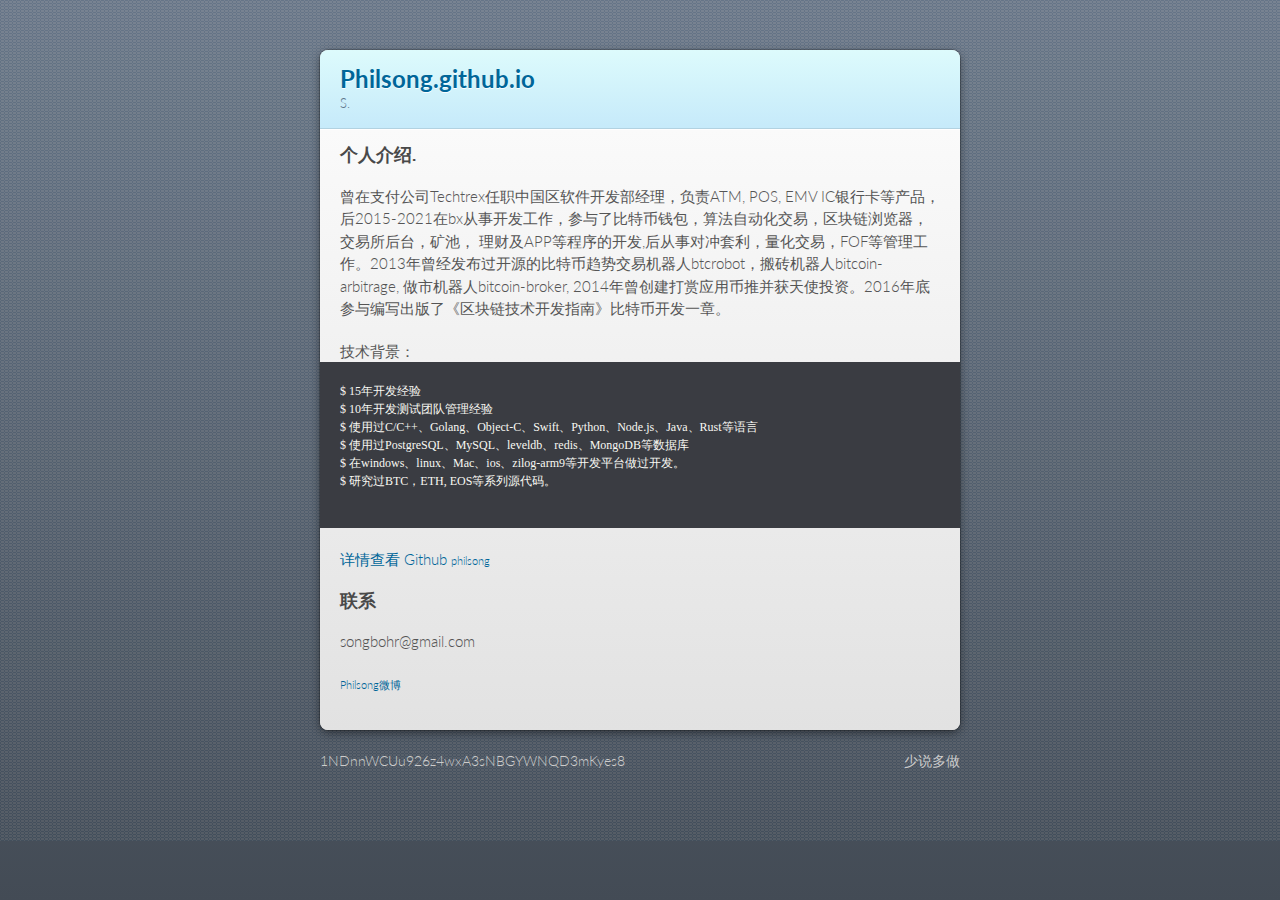
<file: index.html>
<!doctype html>
<html>
  <head>
    <meta charset="utf-8">
    <meta http-equiv="X-UA-Compatible" content="chrome=1">
    <title>Philsong.github.io by philsong</title>

    <link rel="stylesheet" href="stylesheets/styles.css">
    <link rel="stylesheet" href="stylesheets/pygment_trac.css">
    <script src="javascripts/scale.fix.js"></script>
    <meta name="viewport" content="width=device-width, initial-scale=1, user-scalable=no">

    <!--[if lt IE 9]>
    <script src="//html5shiv.googlecode.com/svn/trunk/html5.js"></script>
    <![endif]-->
  </head>
  <body>
    <div class="wrapper">
      <header>
        <h1>Philsong.github.io</h1>
        <p>S.</p>
      </header>
      <section>
        <h3>
<a name="welcome-to-github-pages" class="anchor" href="#welcome-to-github-pages"><span class="octicon octicon-link"></span></a>个人介绍.</h3>

<p>曾在支付公司Techtrex任职中国区软件开发部经理，负责ATM, POS, EMV IC银行卡等产品，后2015-2021在bx从事开发工作，参与了比特币钱包，算法自动化交易，区块链浏览器，交易所后台，矿池， 理财及APP等程序的开发,后从事对冲套利，量化交易，FOF等管理工作。2013年曾经发布过开源的比特币趋势交易机器人btcrobot，搬砖机器人bitcoin-arbitrage, 做市机器人bitcoin-broker, 2014年曾创建打赏应用币推并获天使投资。2016年底参与编写出版了《区块链技术开发指南》比特币开发一章。</p>

技术背景：
<pre><code>$ 15年开发经验
$ 10年开发测试团队管理经验
$ 使用过C/C++、Golang、Object-C、Swift、Python、Node.js、Java、Rust等语言
$ 使用过PostgreSQL、MySQL、leveldb、redis、MongoDB等数据库
$ 在windows、linux、Mac、ios、zilog-arm9等开发平台做过开发。
$ 研究过BTC，ETH, EOS等系列源代码。

</code></pre>

<p class="view"><a href="https://github.com/philsong">详情查看 Github <small>philsong</small></a></p>

<h3>
<a name="support-or-contact" class="anchor" href="#support-or-contact"><span class="octicon octicon-link"></span></a>联系</h3>

<p>songbohr@gmail.com</p>
<p class="view"><a href="http://weibo.com/bocaicfa"><small>Philsong微博</small></a></p>
      </section>
    </div>
    <footer>
      <p>1NDnnWCUu926z4wxA3sNBGYWNQD3mKyes8</p>
      <p>少说多做</p>
    </footer>
    <!--[if !IE]><script>fixScale(document);</script><![endif]-->

  </body>
</html>
</file>
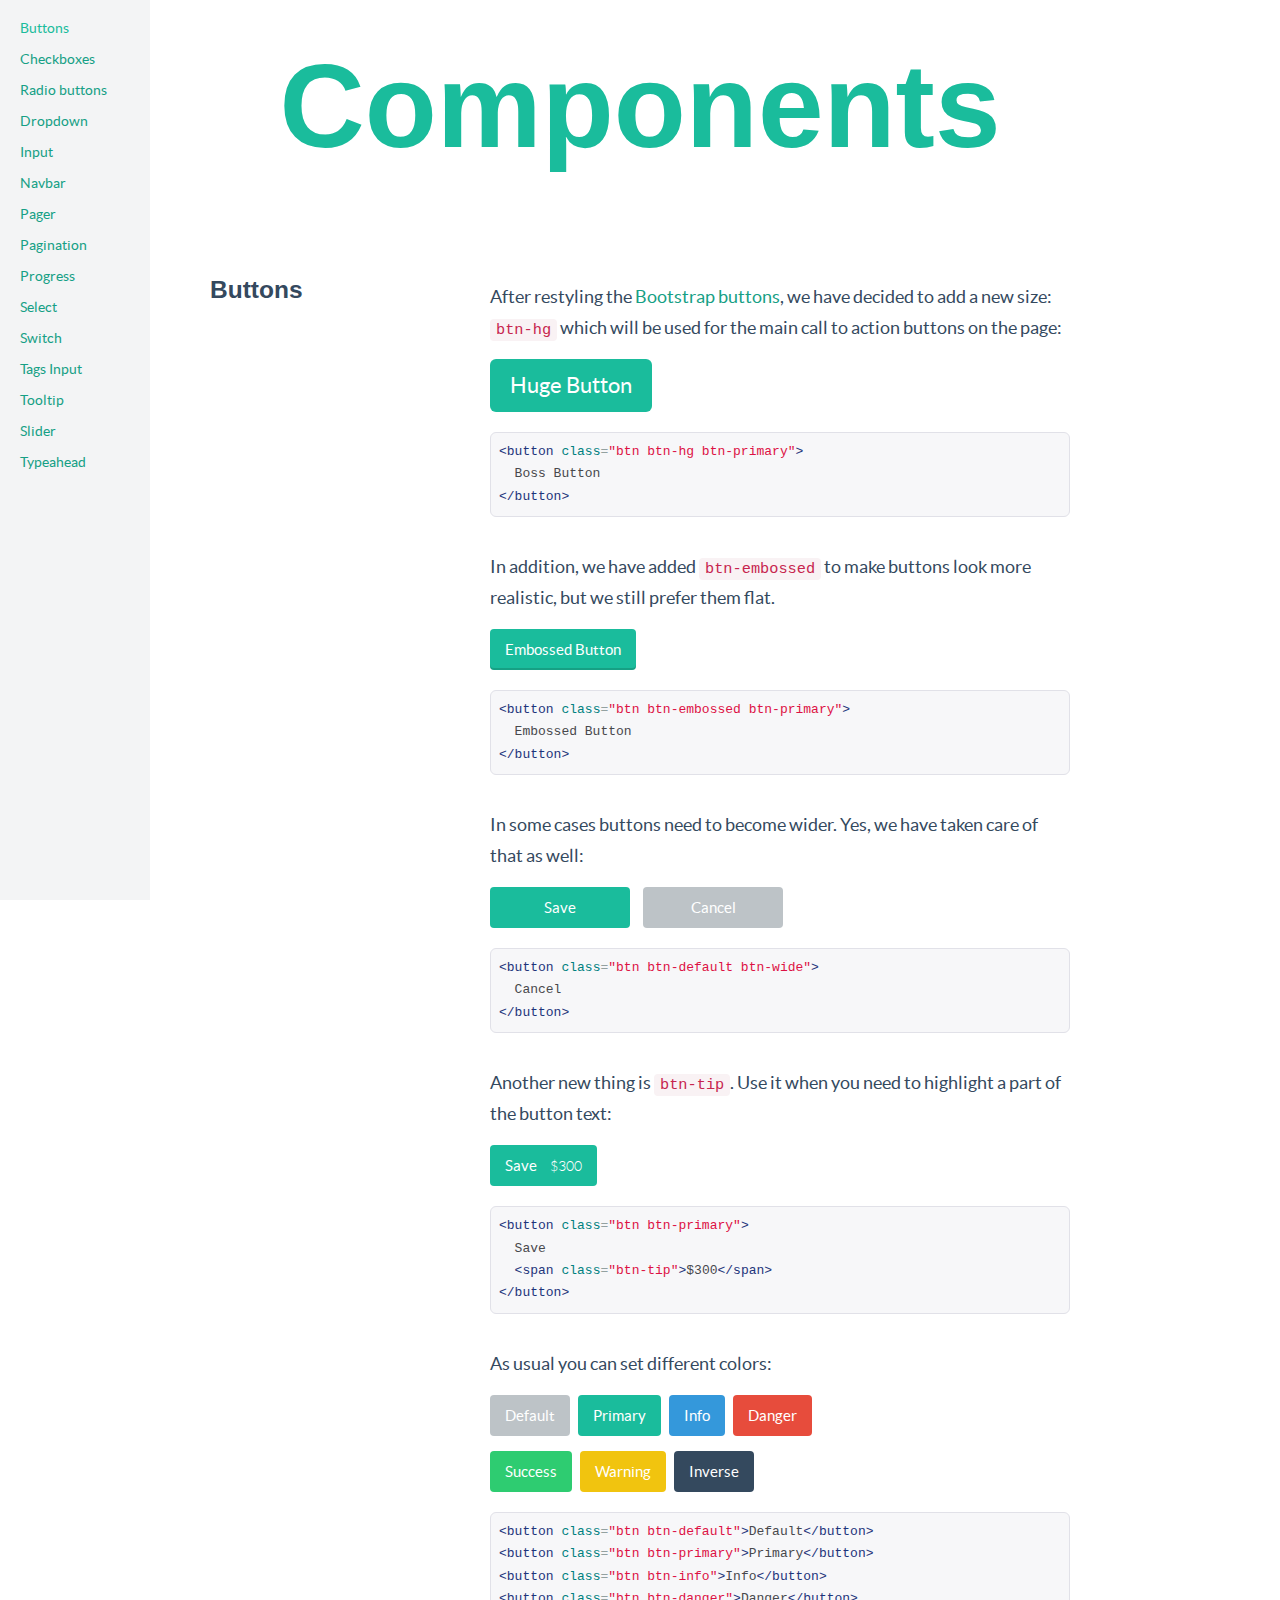
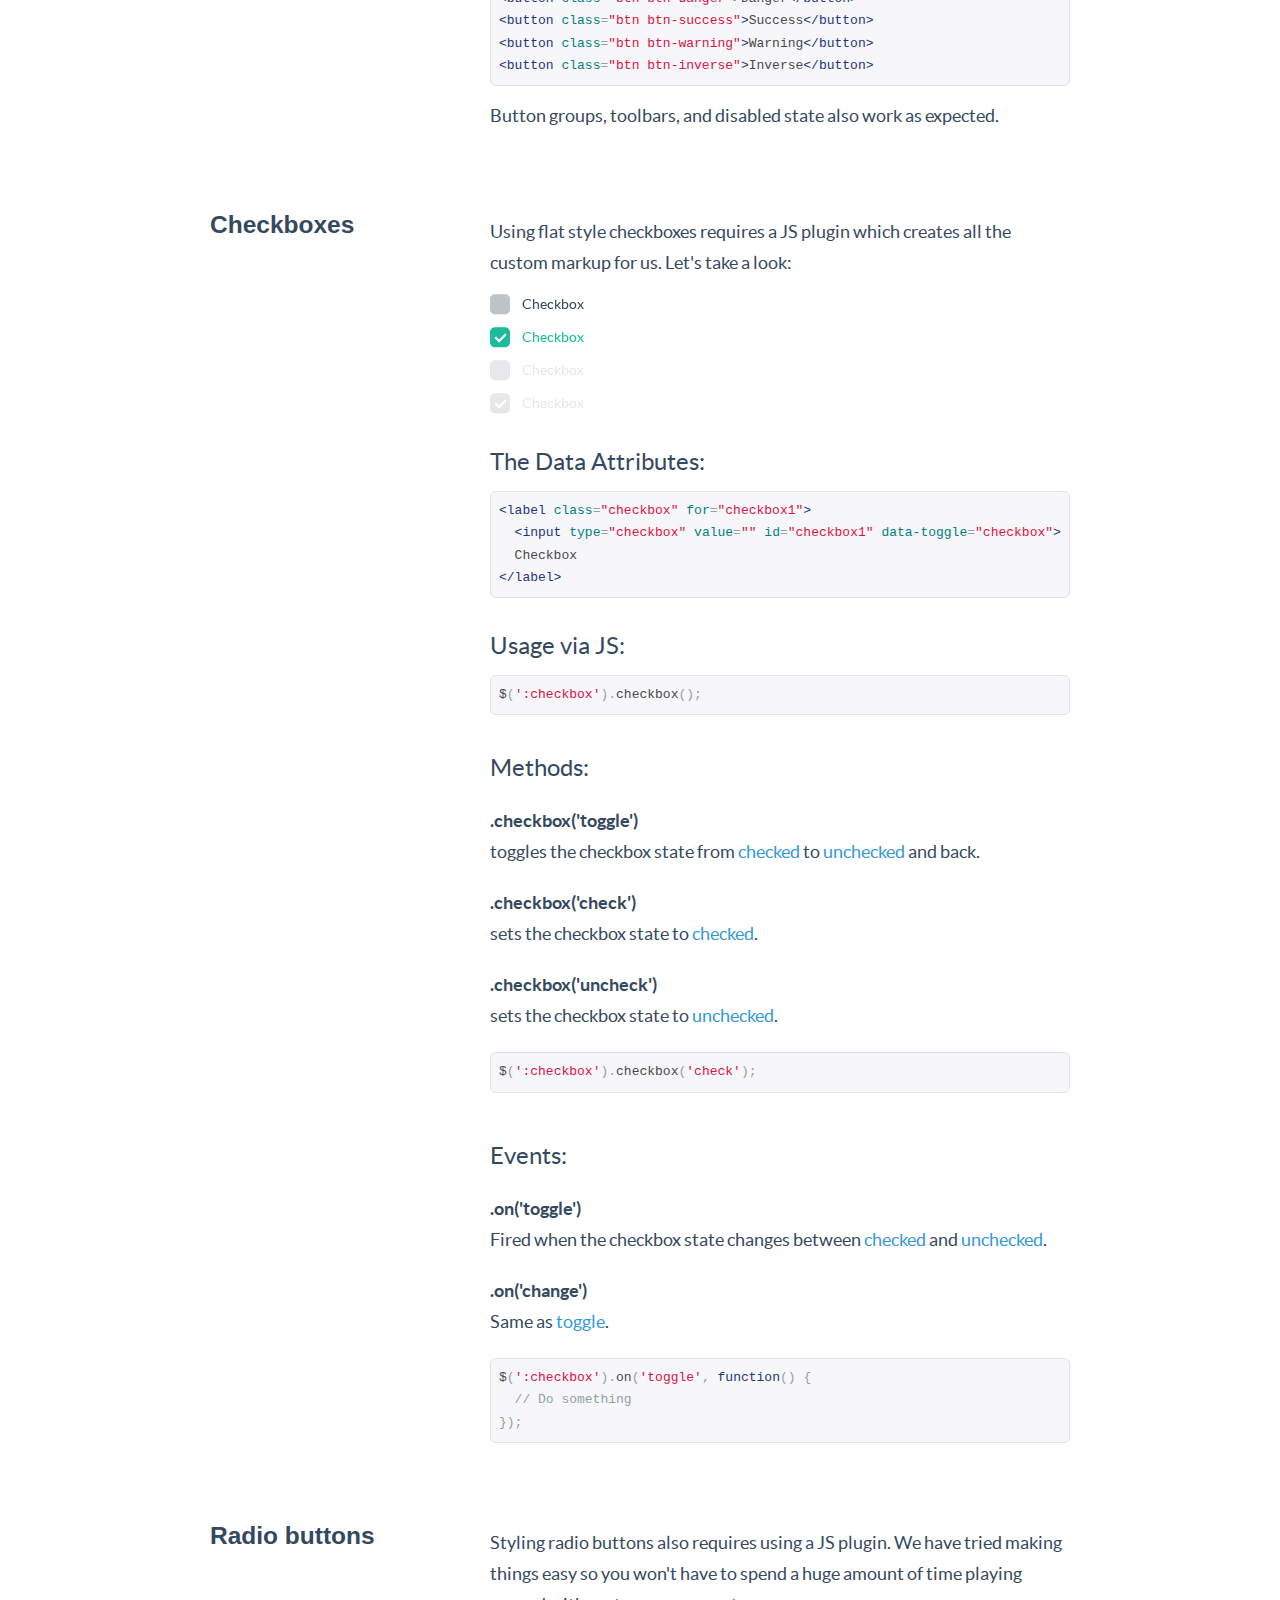
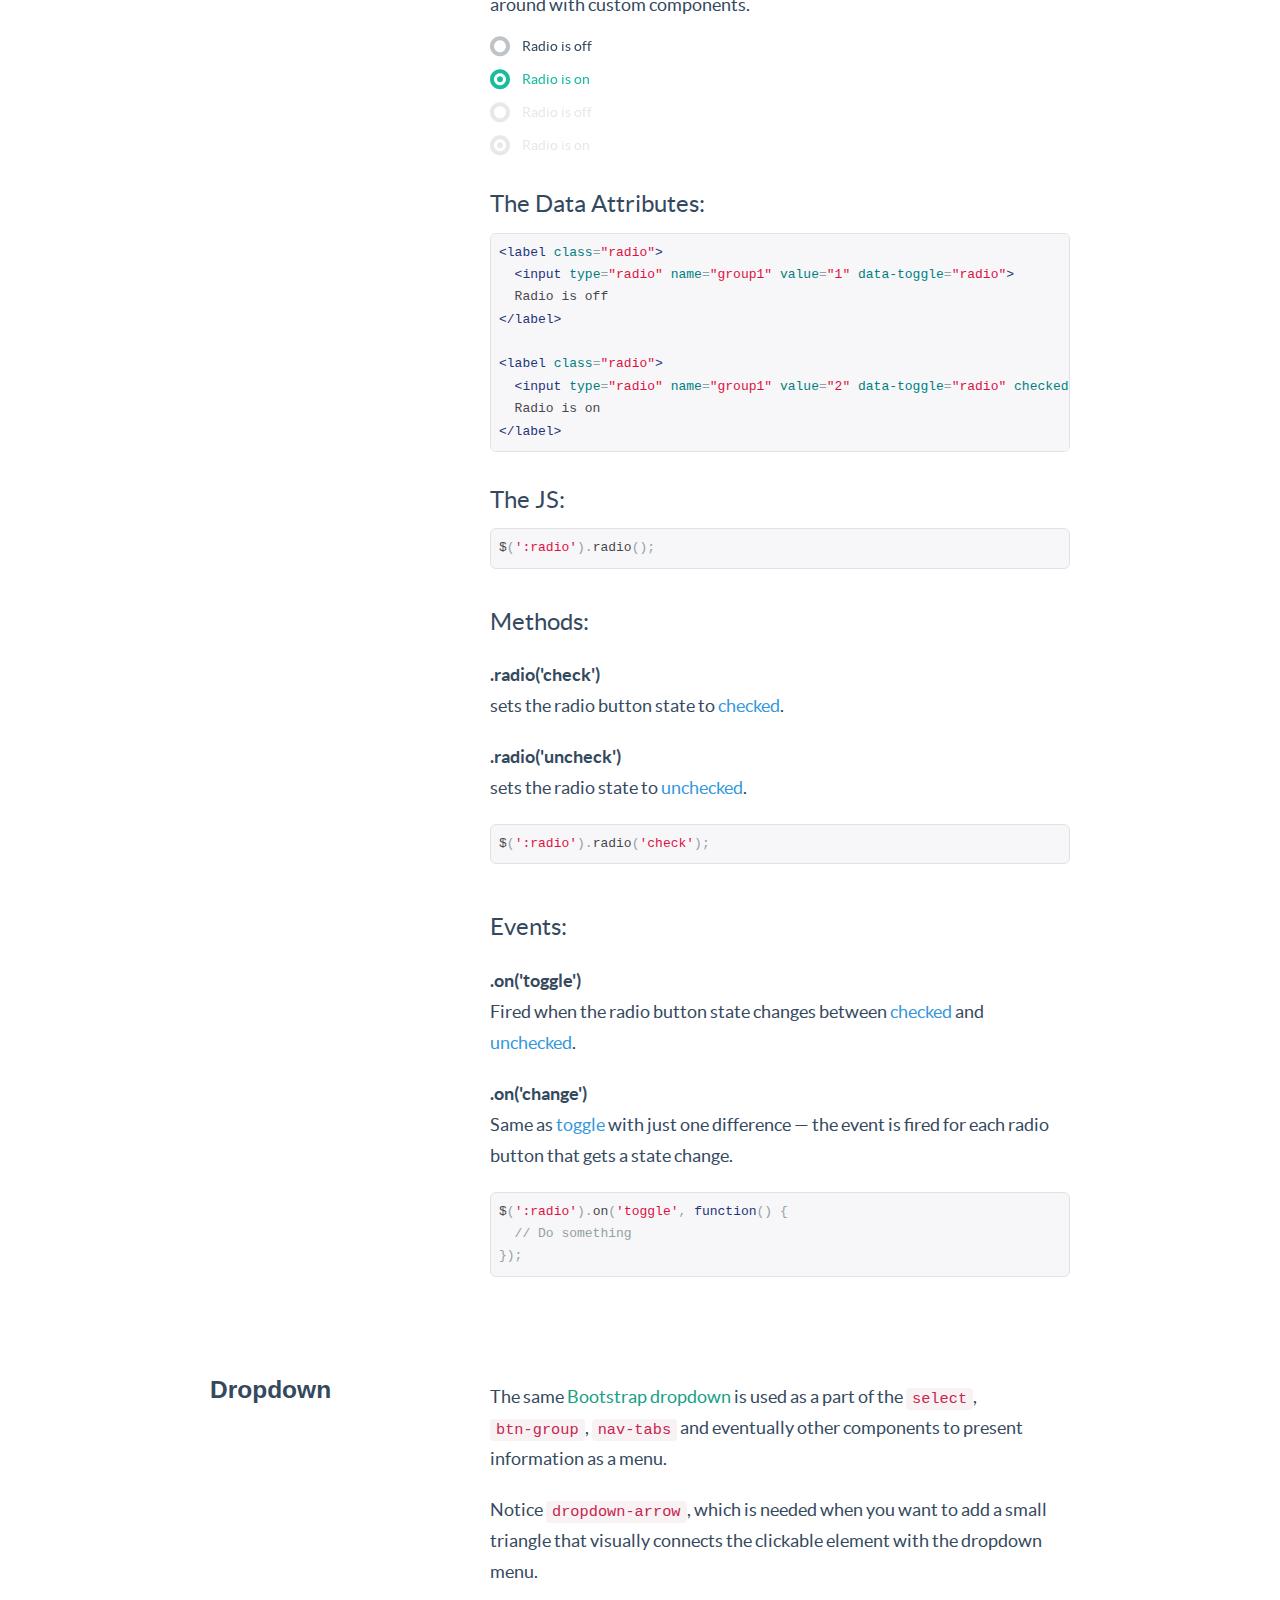
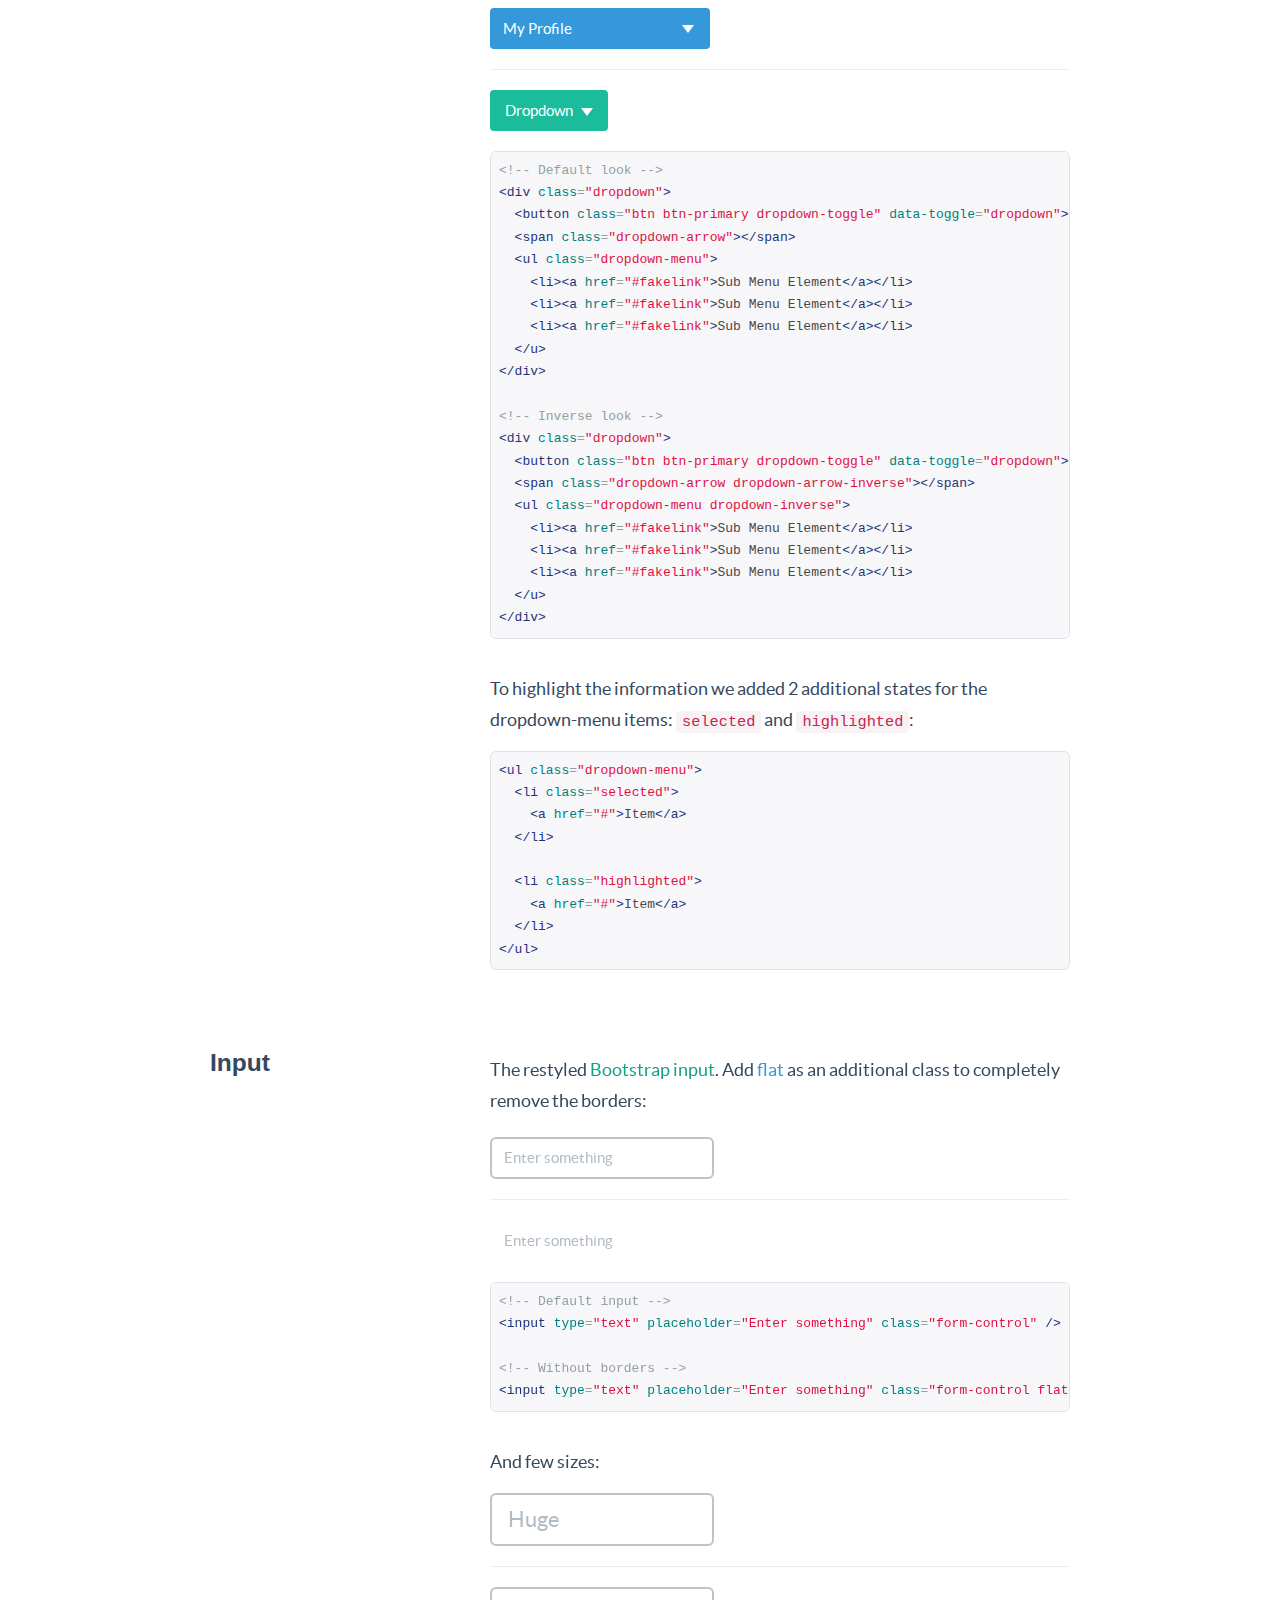
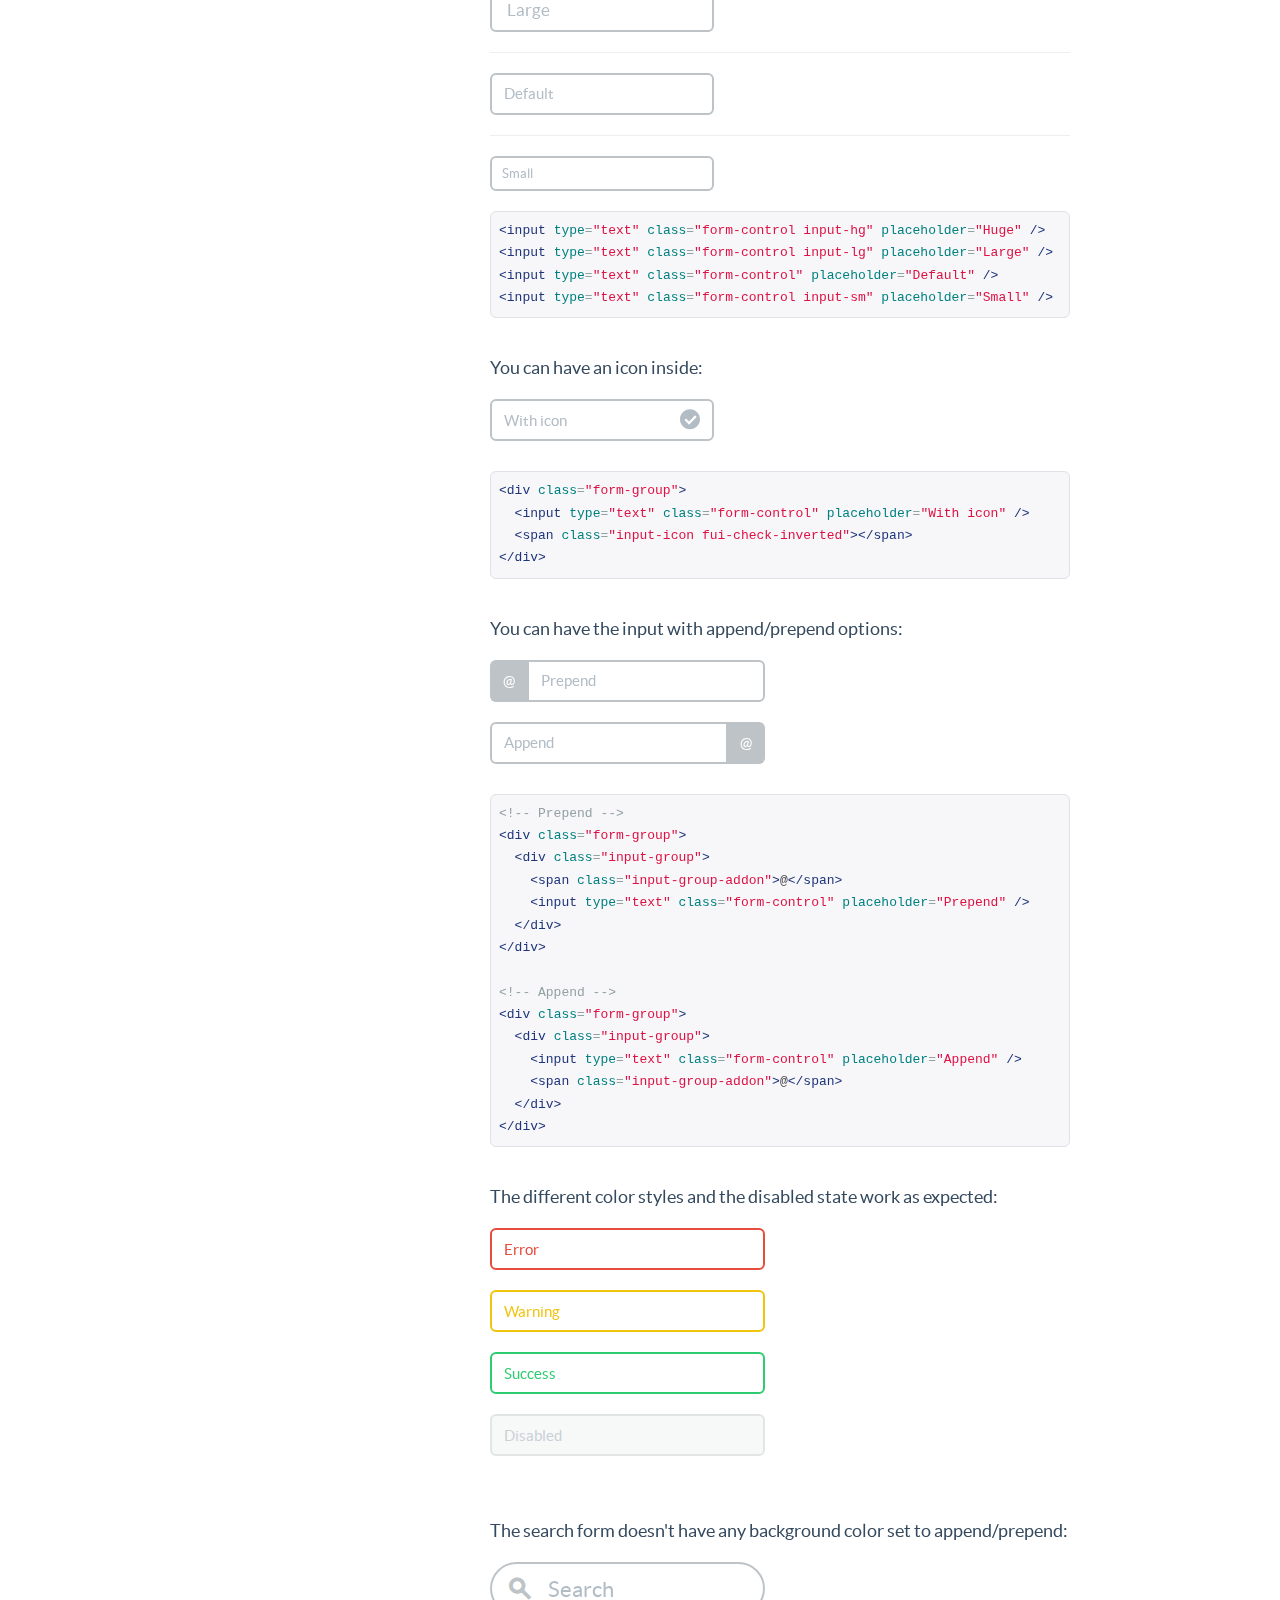
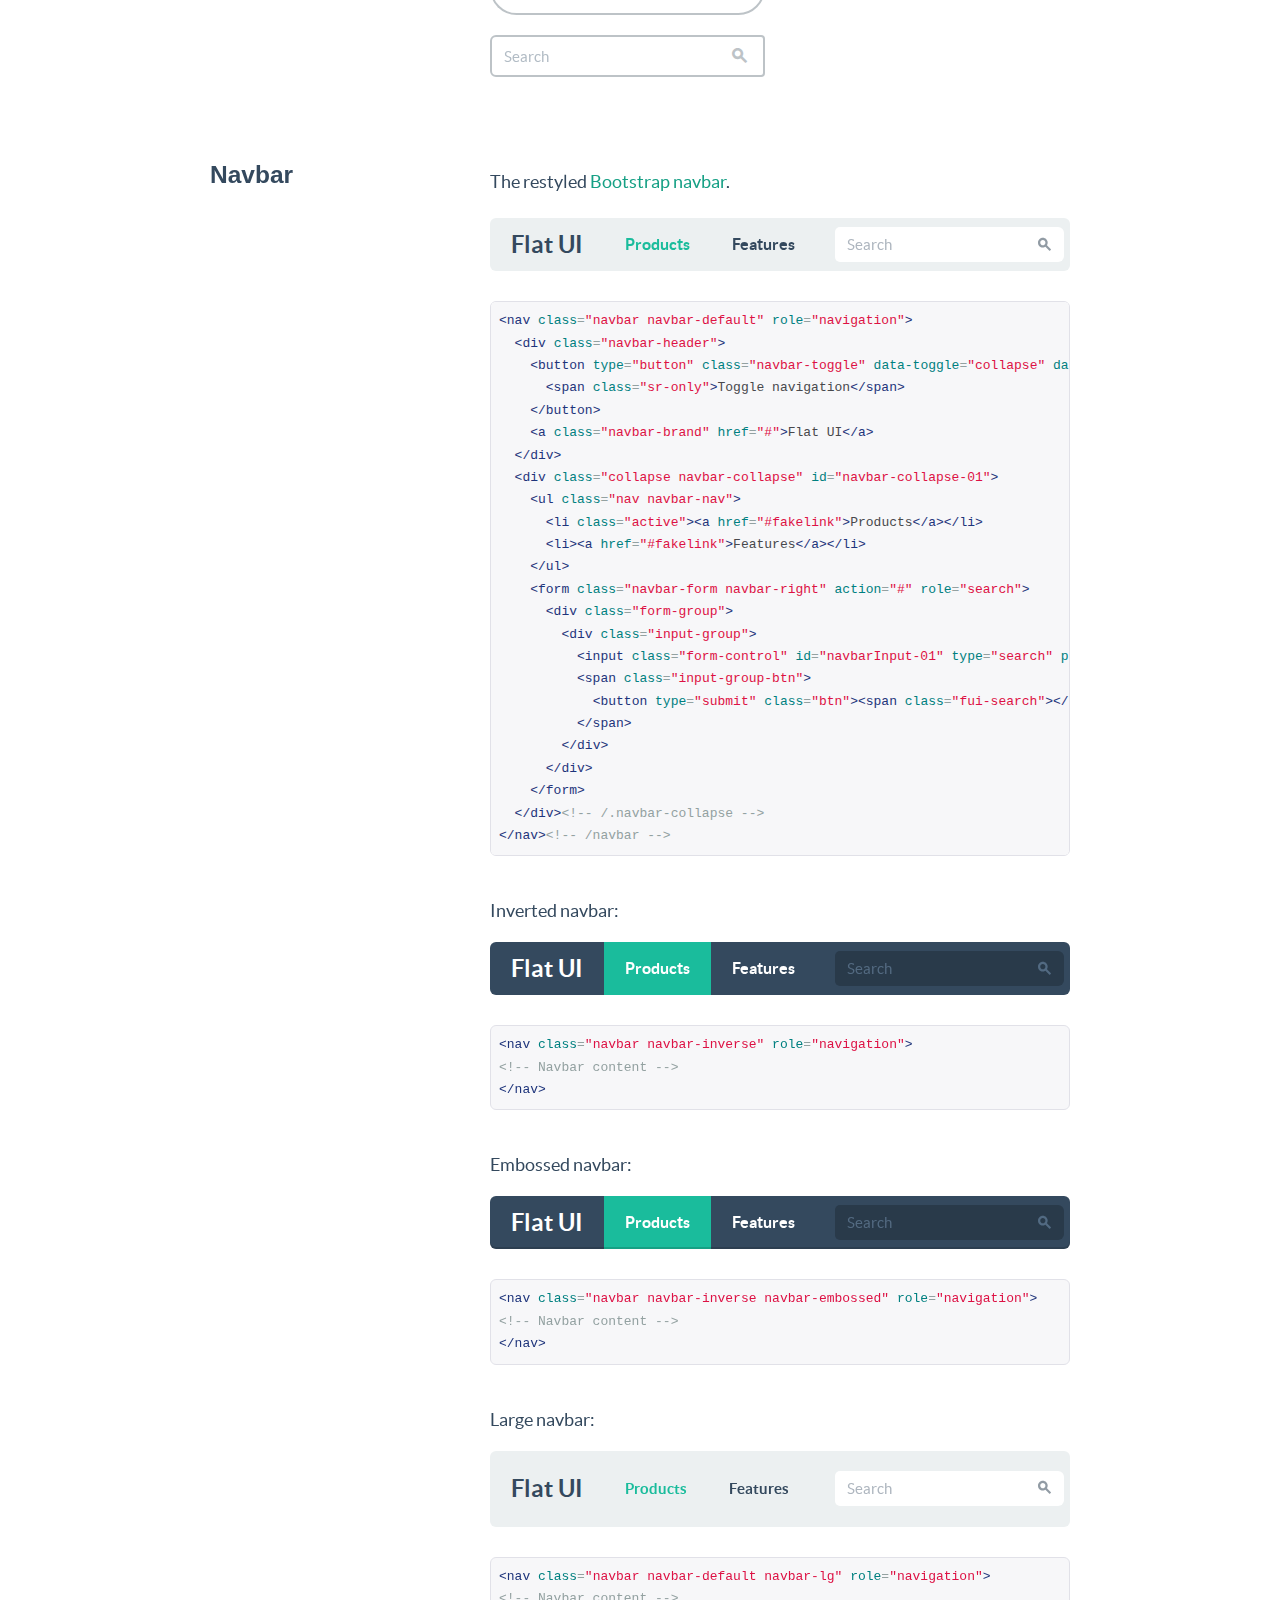
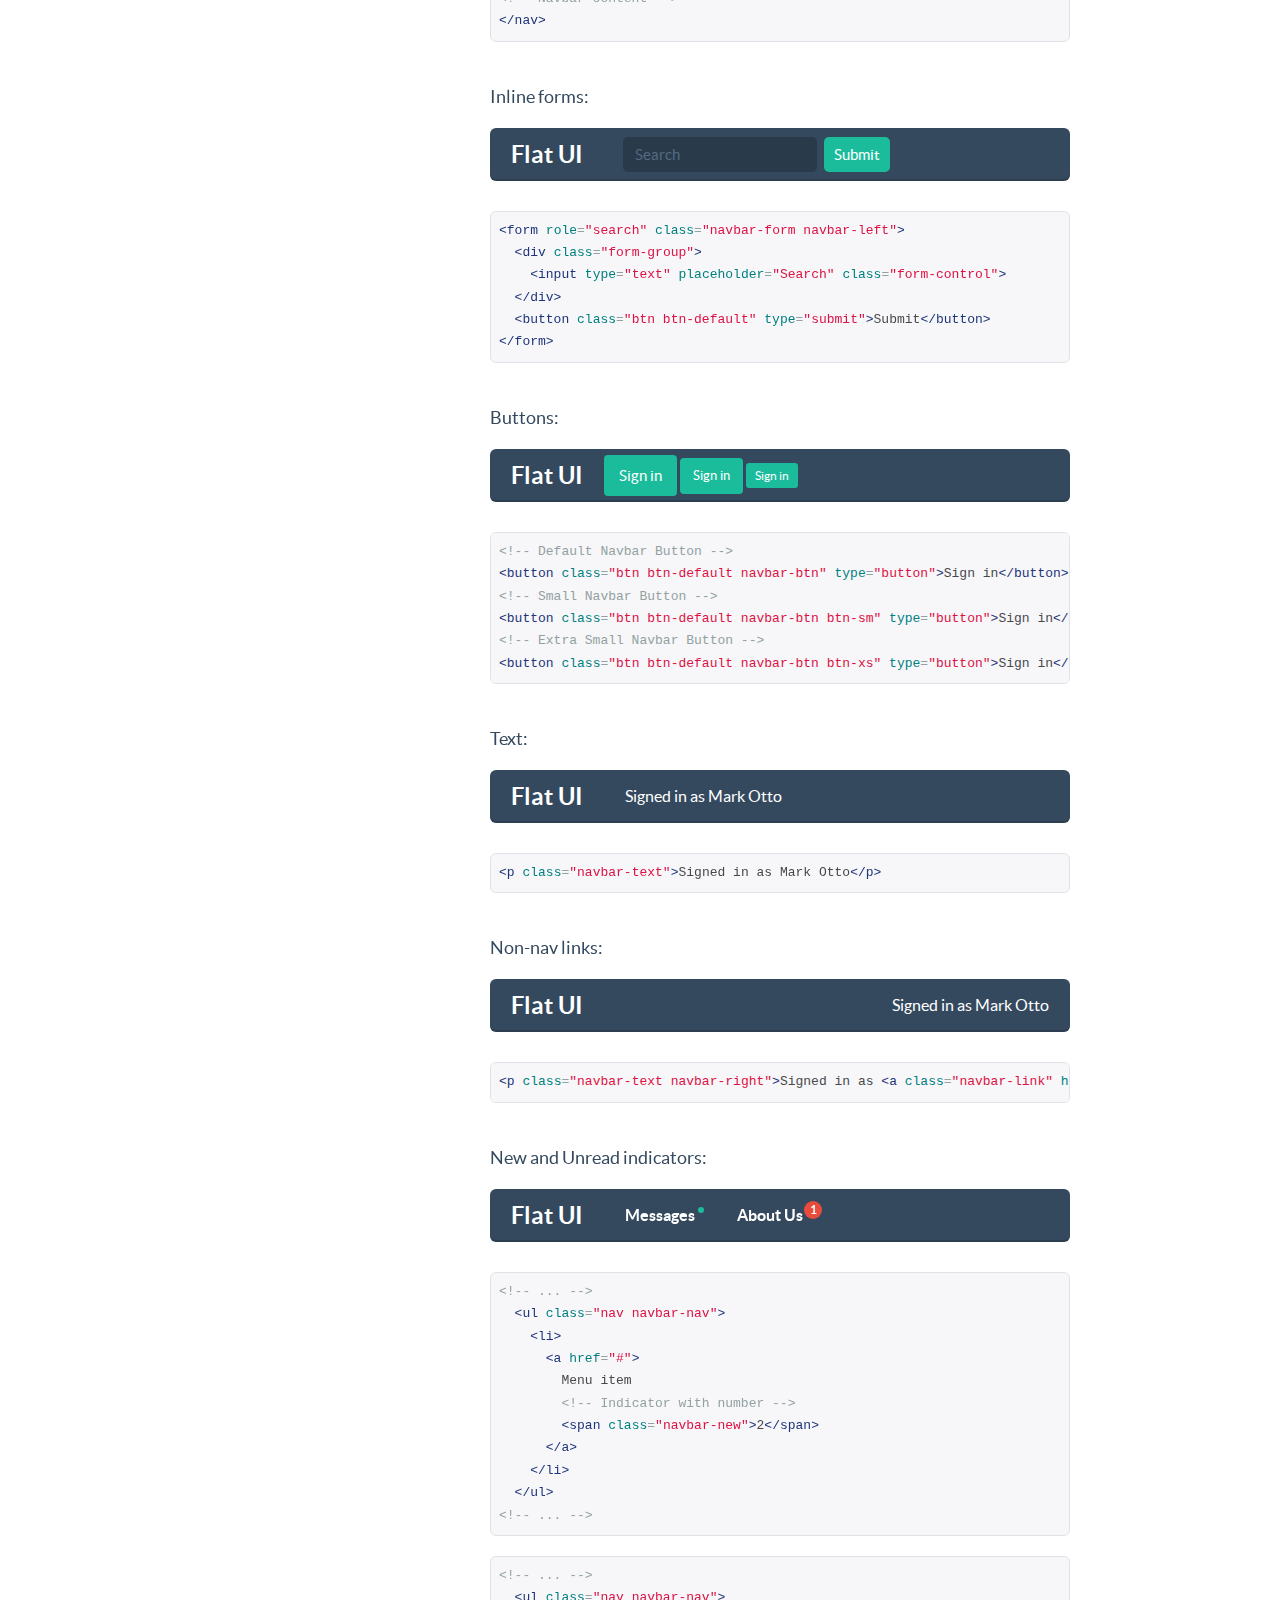
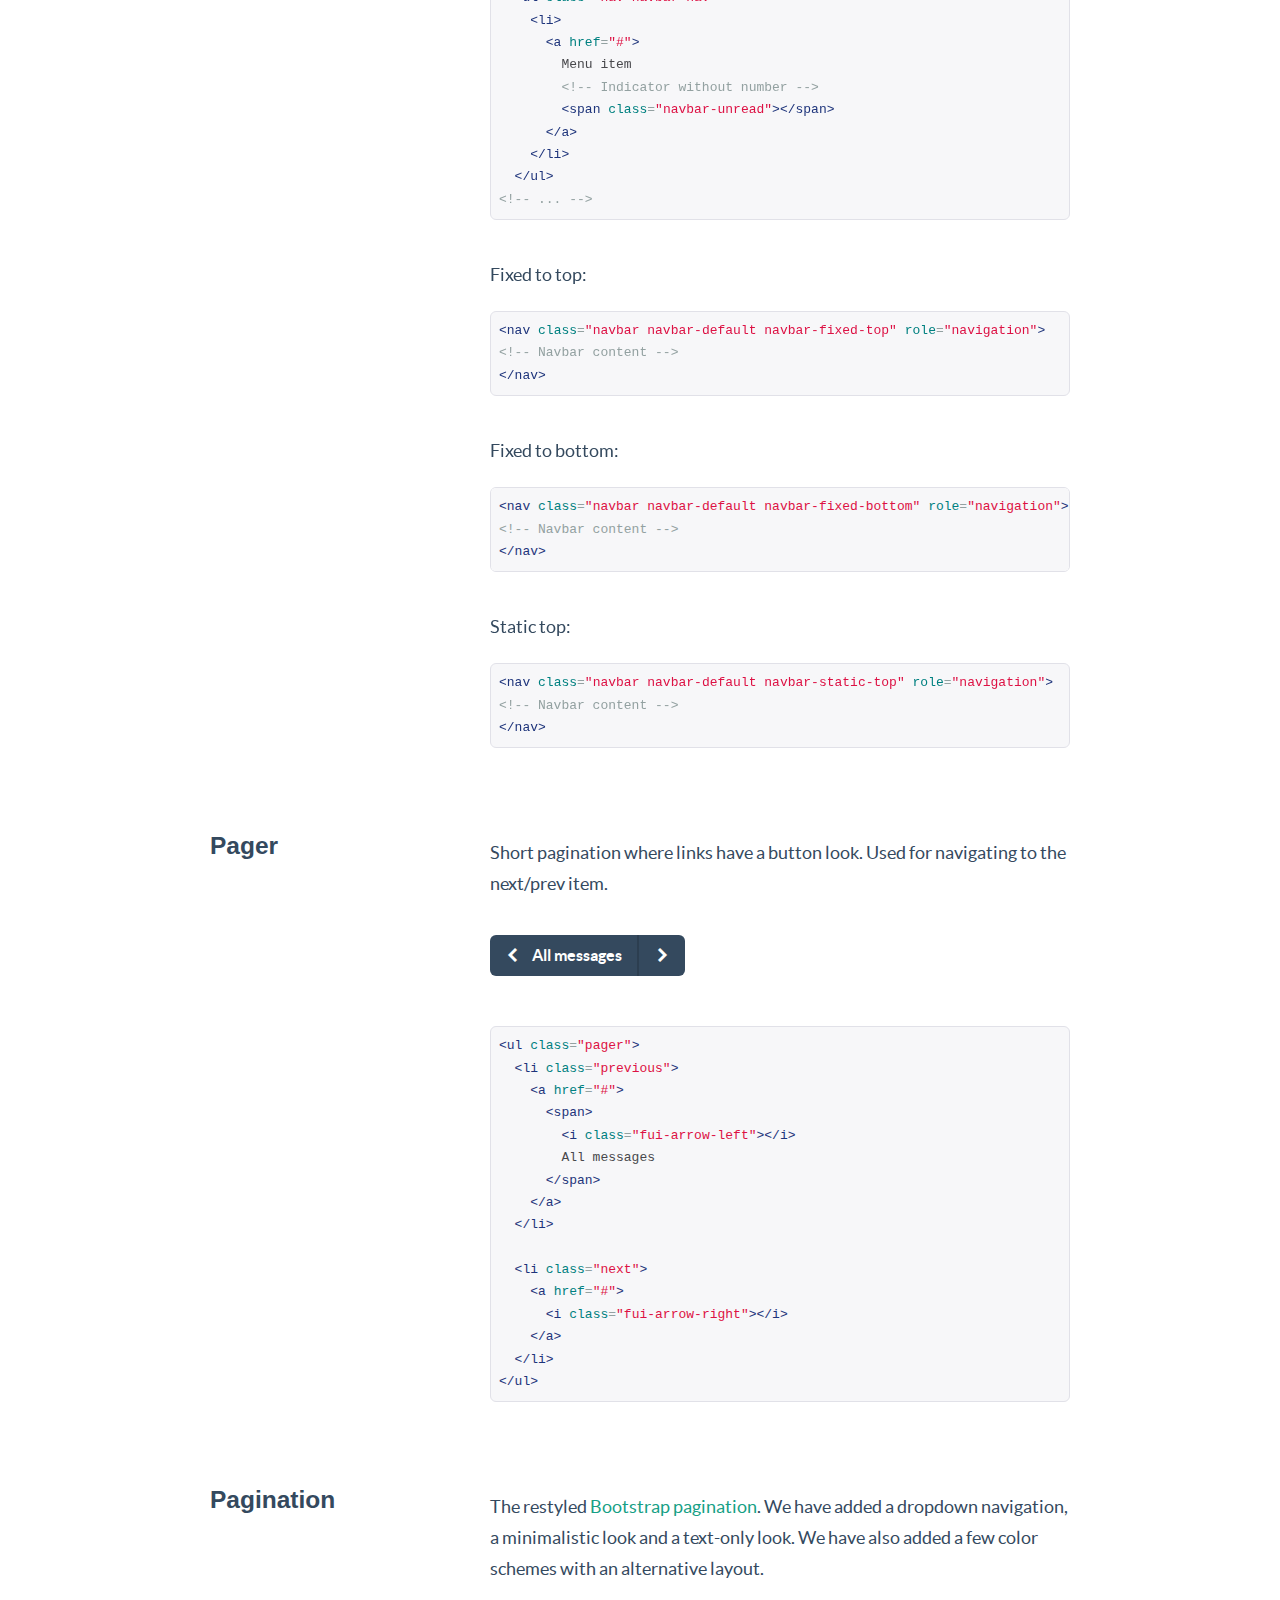
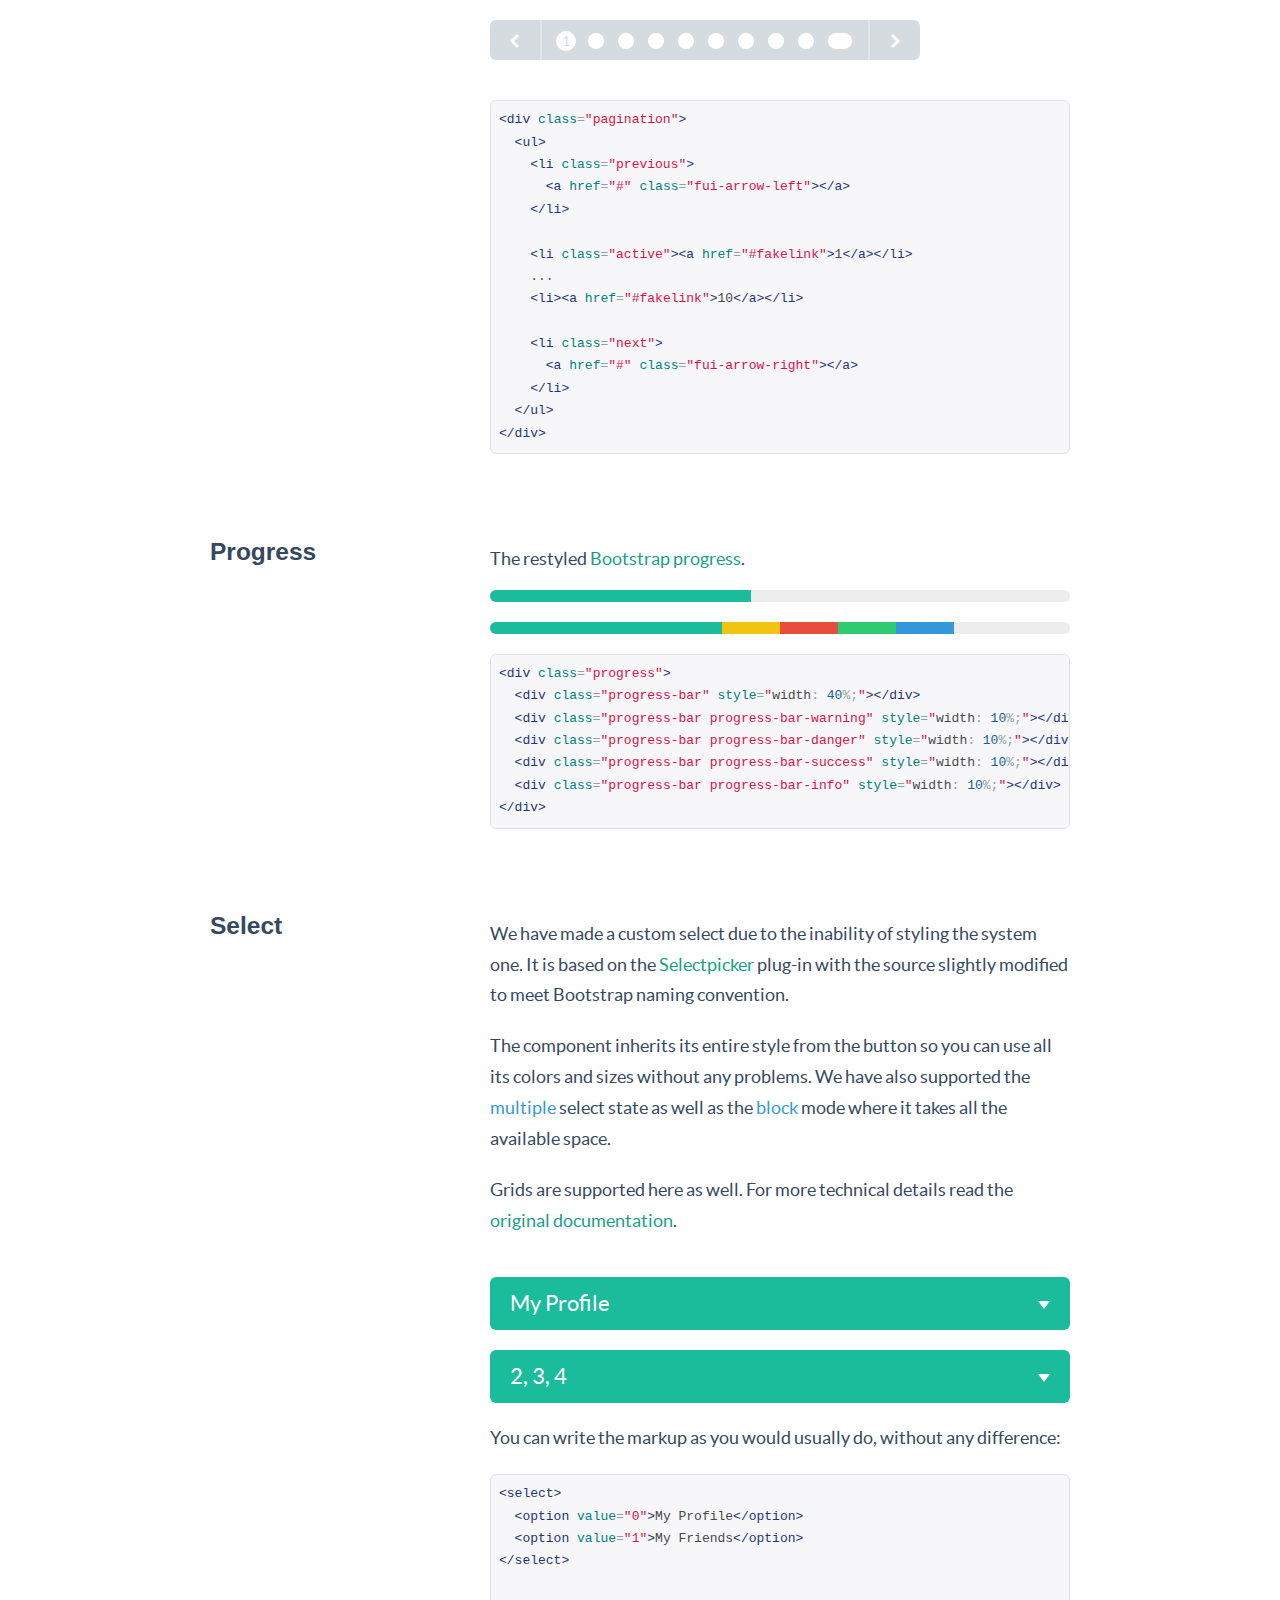
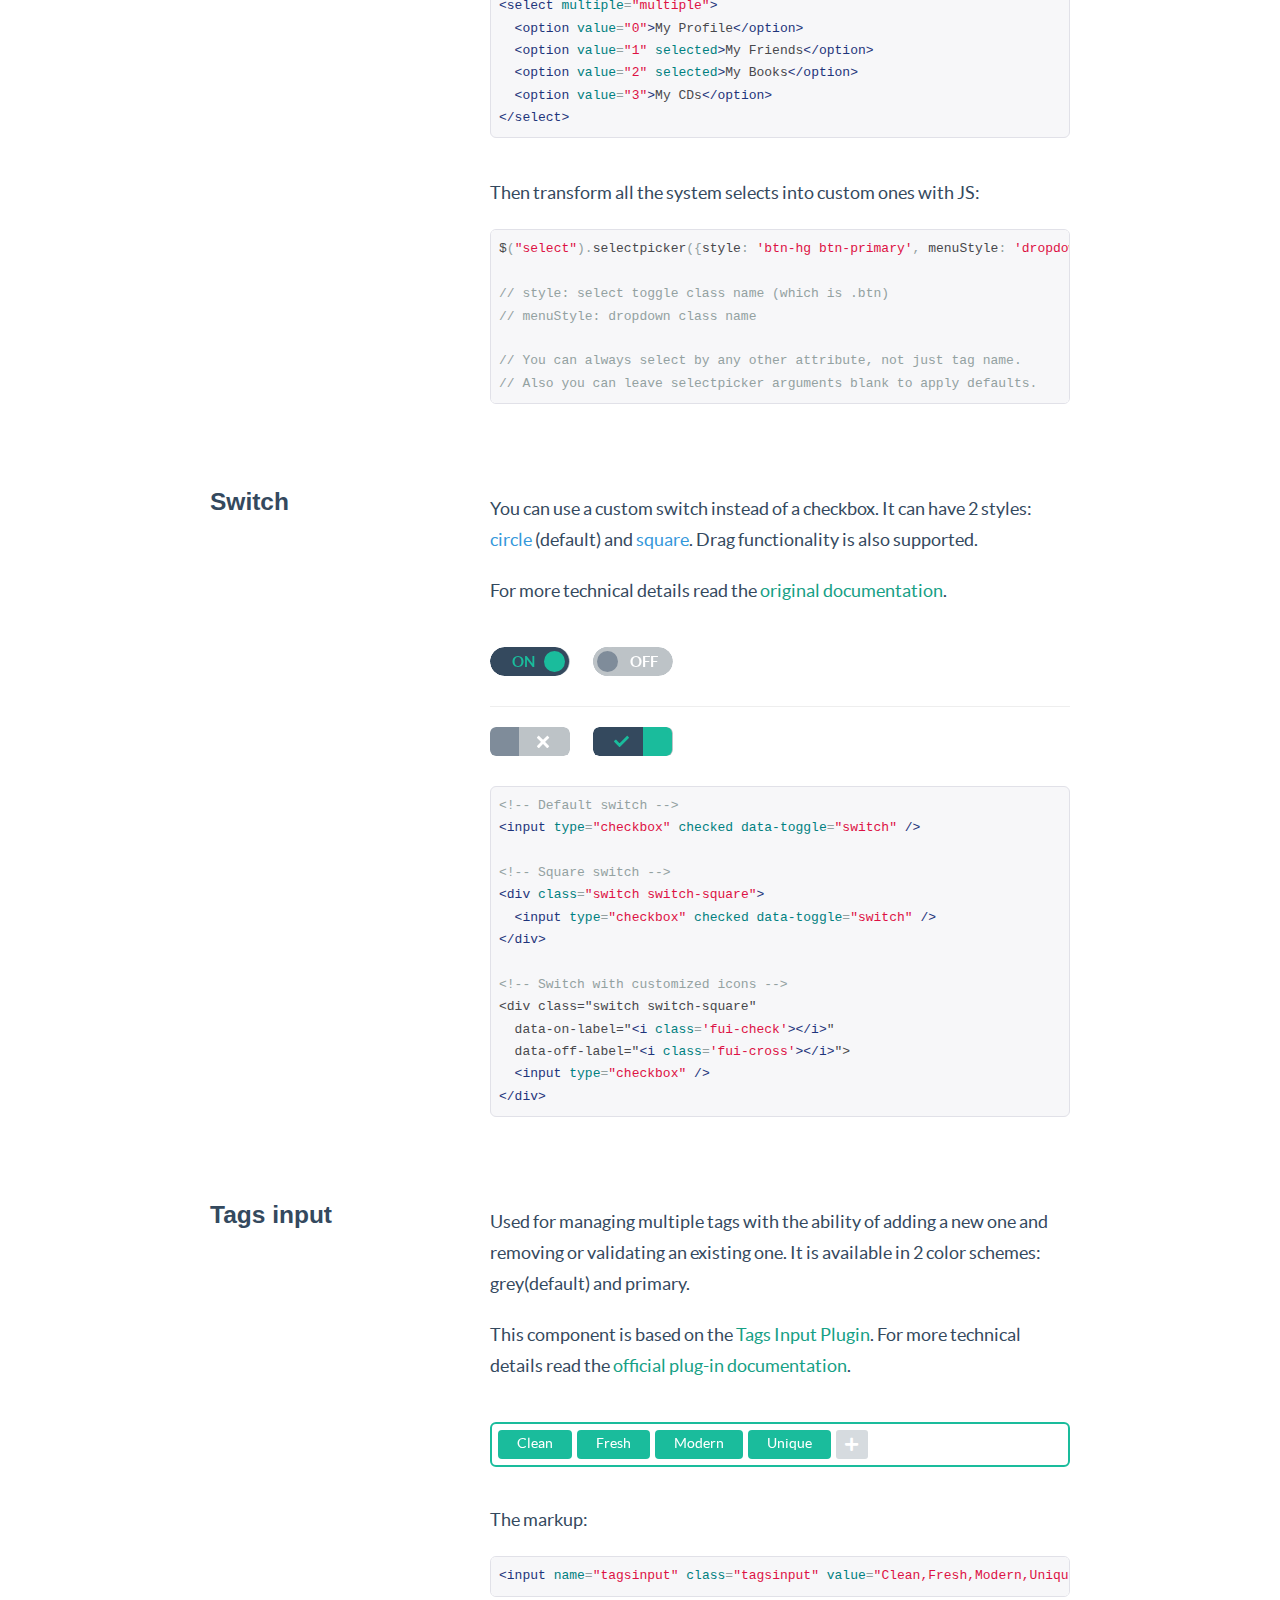
<file: ui/components.html>
<!DOCTYPE html>
<html lang="en">
  <head>
    <meta charset="utf-8">
    <title>Components &middot; Flat UI Free</title>
    <meta name="viewport" content="width=device-width, initial-scale=1.0">

    <!-- Loading Bootstrap -->
    <link href="bootstrap/css/bootstrap.css" rel="stylesheet">
    <link href="bootstrap/css/prettify.css" rel="stylesheet">

    <!-- Loading Flat UI -->
    <link href="css/flat-ui.css" rel="stylesheet">
    <link href="css/docs.css" rel="stylesheet">

    <link rel="shortcut icon" href="images/favicon.ico">

    <!-- HTML5 shim, for IE6-8 support of HTML5 elements. All other JS at the end of file. -->
    <!--[if lt IE 9]>
      <script src="js/html5shiv.js"></script>
      <script src="js/respond.min.js"></script>
    <![endif]-->
  </head>
  <body>
    <ul class="demo-sidebar hide-on-tablets">
      <li><a href="#fui-button">Buttons</a></li>
      <li><a href="#fui-checkbox">Checkboxes</a></li>
      <li><a href="#fui-radio">Radio buttons</a></li>
      <li><a href="#fui-dropdown">Dropdown</a></li>
      <li><a href="#fui-input">Input</a></li>
      <li><a href="#fui-navbar">Navbar</a></li>
      <li><a href="#fui-pager">Pager</a></li>
      <li><a href="#fui-pagination">Pagination</a></li>
      <li><a href="#fui-progress">Progress</a></li>
      <li><a href="#fui-select">Select</a></li>
      <li><a href="#fui-switch">Switch</a></li>
      <li><a href="#fui-tagsinput">Tags Input</a></li>
      <li><a href="#fui-tooltip">Tooltip</a></li>
      <li><a href="#fui-slider">Slider</a></li>
      <li><a href="#fui-typeahead">Typeahead</a></li>
    </ul> <!-- /nav -->

		<h1 class="demo-headline">Components</h1>		
    <div class="container">    	
    	<div id="fui-button" class="pbl"></div>
    	
      <div class="demo-row">
        <div class="demo-title">
          <h3>Buttons</h3>
        </div>

        <div class="demo-content">
          <p>
            After restyling the <a href="http://getbootstrap.com/css/#buttons">Bootstrap buttons</a>, we have decided to add a new size: <code>btn-hg</code> which will be used for the main call to action buttons on the page:
          </p>
          <p class="mbl">
            <button class="btn btn-hg btn-primary">Huge Button</button>
          </p>
<pre class="prettyprint">
&lt;button class="btn btn-hg btn-primary"&gt;
  Boss Button
&lt;/button&gt;
</pre>

          <p class="ptl">
            In addition, we have added <code>btn-embossed</code> to make buttons look more realistic, but we still prefer them flat.
          </p>
          <p class="mbl">
            <button class="btn btn-embossed btn-primary">Embossed Button</button>
          </p>
<pre class="prettyprint">
&lt;button class="btn btn-embossed btn-primary"&gt;
  Embossed Button
&lt;/button&gt;
</pre>

          <p class="ptl">
            In some cases buttons need to become wider. Yes, we have taken care of that as well:
          </p>
          <p class="mbl">
            <button class="btn btn-wide btn-primary mrm">Save</button>
            <button class="btn btn-wide btn-default">Cancel</button>
          </p>
<pre class="prettyprint">
&lt;button class="btn btn-default btn-wide"&gt;
  Cancel
&lt;/button&gt;
</pre>

          <p class="ptl">
            Another new thing is <code>btn-tip</code>. Use it when you need to highlight a part of the button text:
          </p>
          <p class="mbl">
            <button class="btn btn-primary">
              Save
              <span class="btn-tip">$300</span>
            </button>
          </p>
<pre class="prettyprint">
&lt;button class="btn btn-primary"&gt;
  Save
  &lt;span class="btn-tip"&gt;$300&lt;/span&gt;
&lt;/button&gt;
</pre>

          <p class="ptl">
            As usual you can set different colors:
          </p>
          <p>
	          <button class="btn btn-default mrs">Default</button>
            <button class="btn btn-primary mrs">Primary</button>
            <button class="btn btn-info mrs">Info</button>
            <button class="btn btn-danger mrs">Danger</button>
          </p>
          <p class="mbl">            
            <button class="btn btn-success mrs">Success</button>
            <button class="btn btn-warning mrs">Warning</button>
            <button class="btn btn-inverse mrs">Inverse</button>
          </p>
<pre class="prettyprint">
&lt;button class="btn btn-default"&gt;Default&lt;/button&gt;
&lt;button class="btn btn-primary"&gt;Primary&lt;/button&gt;
&lt;button class="btn btn-info"&gt;Info&lt;/button&gt;
&lt;button class="btn btn-danger"&gt;Danger&lt;/button&gt;
&lt;button class="btn btn-success"&gt;Success&lt;/button&gt;
&lt;button class="btn btn-warning"&gt;Warning&lt;/button&gt;
&lt;button class="btn btn-inverse"&gt;Inverse&lt;/button&gt;
</pre>

          <p>
            Button groups, toolbars, and disabled state also work as expected.
          </p>
        </div>        
      </div><!-- /.demo-row -->
      
			<div id="fui-checkbox" class="pbl"></div>
			
      <div class="demo-row">      	
        <div class="demo-title">
          <h3>Checkboxes</h3>
        </div>

        <div class="demo-content">
          <p>
            Using flat style checkboxes requires a JS plugin which creates all the custom markup for us. Let's take a look:
          </p>
          <label class="checkbox" for="checkbox1">
            <input type="checkbox" value="" id="checkbox1" data-toggle="checkbox">
            Checkbox
          </label>
          <label class="checkbox" for="checkbox2">
            <input type="checkbox" value="" id="checkbox2" checked="checked" data-toggle="checkbox">
            Checkbox
          </label>
          <label class="checkbox" for="checkbox3">
            <input type="checkbox" value="" id="checkbox3" data-toggle="checkbox" disabled="">
            Checkbox
          </label>
          <label class="checkbox" for="checkbox4">
            <input type="checkbox" value="" id="checkbox4" checked="checked" data-toggle="checkbox" disabled="">
            Checkbox
          </label>

          <h6 class="ptl">The Data Attributes:</h6>
<pre class="prettyprint">
&lt;label class="checkbox" for="checkbox1"&gt;
  &lt;input type="checkbox" value="" id="checkbox1" data-toggle="checkbox"&gt;
  Checkbox
&lt;/label&gt;
</pre>

          <h6 class="ptl">Usage via JS:</h6>
<pre class="prettyprint">
$(':checkbox').checkbox();
</pre>

          <div class="pvm">
            <h6>Methods:</h6>
          </div>
          <p class="mbl">
            <strong>.checkbox('toggle')</strong>
            <br/>
            toggles the checkbox state from <span class="text-info">checked</span>
            to <span class="text-info">unchecked</span> and back.
          </p>
          <p class="mbl">
            <strong>.checkbox('check')</strong>
            <br/>
            sets the checkbox state to <span class="text-info">checked</span>.
          </p>
          <p class="mbl">
            <strong>.checkbox('uncheck')</strong>
            <br/>
            sets the checkbox state to <span class="text-info">unchecked</span>.
          </p>
<pre class="prettyprint">
$(':checkbox').checkbox('check');
</pre>

          <div class="pbm ptl">
            <h6>Events:</h6>
          </div>
          <p class="mbl">
            <strong>.on('toggle')</strong>
            <br/>
            Fired when the checkbox state changes between
            <span class="text-info">checked</span> and
            <span class="text-info">unchecked</span>.
          </p>
          <p class="mbl">
            <strong>.on('change')</strong>
            <br/>
            Same as <span class="text-info">toggle</span>.
          </p>
<pre class="prettyprint">
$(':checkbox').on('toggle', function() {
  // Do something
});
</pre>          
          
        </div> <!-- /.demo-content -->
      </div> <!-- /.demo-row -->
      
      <div id="fui-radio" class="pbl"></div>

      <div class="demo-row">
        <div class="demo-title">
          <h3>Radio buttons</h3>
        </div>

        <div class="demo-content">
          <p>
            Styling radio buttons also requires using a JS plugin. We have tried making things easy so you won't have to spend a huge amount of time playing around with custom&nbsp;components.
          </p>
          <label class="radio">
            <input type="radio" name="group1" value="1" data-toggle="radio">
            Radio is off
          </label>
          <label class="radio">
            <input type="radio" name="group1" value="2" data-toggle="radio" checked>
            Radio is on
          </label>
          <label class="radio">
            <input type="radio" name="group2" value="1" data-toggle="radio" disabled>
            Radio is off
          </label>
          <label class="radio">
            <input type="radio" name="group2" value="2" data-toggle="radio" disabled checked>
            Radio is on
          </label>

          <h6 class="ptl">The Data Attributes:</h6>
<pre class="prettyprint">
&lt;label class="radio"&gt;
  &lt;input type="radio" name="group1" value="1" data-toggle="radio"&gt;
  Radio is off
&lt;/label&gt;

&lt;label class="radio"&gt;
  &lt;input type="radio" name="group1" value="2" data-toggle="radio" checked&gt;
  Radio is on
&lt;/label&gt;
</pre>

          <h6 class="ptl">The JS:</h6>
<pre class="prettyprint">
$(':radio').radio();
</pre>

          <div class="pvm">
            <h6>Methods:</h6>
          </div>
          <p class="mbl">
            <strong>.radio('check')</strong>
            <br/>
            sets the radio button state to <span class="text-info">checked</span>.
          </p>
          <p class="mbl">
            <strong>.radio('uncheck')</strong>
            <br/>
            sets the radio state to <span class="text-info">unchecked</span>.
          </p>
<pre class="prettyprint">
$(':radio').radio('check');
</pre>

          <div class="pbm ptl">
            <h6>Events:</h6>
          </div>
          <p class="mbl">
            <strong>.on('toggle')</strong>
            <br/>
            Fired when the radio button state changes between
            <span class="text-info">checked</span> and
            <span class="text-info">unchecked</span>.
          </p>
          <p class="mbl">
            <strong>.on('change')</strong>
            <br/>
            Same as <span class="text-info">toggle</span> with just one difference &mdash; the event is fired for each radio button that gets a state change.
          </p>
<pre class="prettyprint">
$(':radio').on('toggle', function() {
  // Do something
});
</pre>
        </div> <!-- /.demo-content -->
      </div> <!-- /.demo-row -->
    </div><!-- /.container -->

		

    <div class="container ptl">    	
    	<div id="fui-dropdown" class="pbl"></div>
    
      <div class="demo-row">
        <div class="demo-title">
          <h3>Dropdown</h3>
        </div>

        <div class="demo-content">
          <p class="mbl">
            The same <a href="http://getbootstrap.com/components/#dropdowns">Bootstrap dropdown</a> is used as a part of the <code>select</code>, <code>btn-group</code>, <code>nav-tabs</code> and eventually other components to present information as a menu.
          </p>

          <p class="mbl">
            Notice <code>dropdown-arrow</code>, which is needed when you want to add a small triangle that visually connects the clickable element with the dropdown menu.
          </p>

          <select name="info" class="mbn">
            <optgroup label="Profile">
              <option value="0">My Profile</option>
              <option value="1">My Friends</option>
            </optgroup>
            <optgroup label="System">
              <option value="2">Messages</option>
              <option value="3">My Settings</option>
              <option value="4" class="highlighted">Logout</option>
            </optgroup>
          </select>

          <hr/>
          
          <div class="row">
          	<div class="col-md-3">
	          	<div class="dropdown">
		          	<button class="btn btn-primary dropdown-toggle" data-toggle="dropdown">Dropdown<span class="caret"></span></button>
							  <span class="dropdown-arrow dropdown-arrow-inverse"></span>
		            <ul class="dropdown-menu dropdown-inverse">
		              <li><a href="#fakelink">Sub Menu Element</a></li>
		              <li><a href="#fakelink">Sub Menu Element</a></li>
		              <li><a href="#fakelink">Sub Menu Element</a></li>
		            </ul>
							</div>
          	</div>
          </div>
          

          <div class="pvl">
<pre class="prettyprint">
&lt;!-- Default look --&gt;
&lt;div class="dropdown"&gt;
  &lt;button class="btn btn-primary dropdown-toggle" data-toggle="dropdown">Dropdown&lt;span class="caret"&gt;&lt;/span&gt;&lt;/button&gt;
  &lt;span class="dropdown-arrow"&gt;&lt;/span&gt;
  &lt;ul class="dropdown-menu"&gt;
    &lt;li&gt;&lt;a href="#fakelink">Sub Menu Element&lt;/a&gt;&lt;/li&gt;
    &lt;li&gt;&lt;a href="#fakelink">Sub Menu Element&lt;/a&gt;&lt;/li&gt;
    &lt;li&gt;&lt;a href="#fakelink">Sub Menu Element&lt;/a&gt;&lt;/li&gt;
  &lt;/u&gt;
&lt;/div&gt;

&lt;!-- Inverse look --&gt;
&lt;div class="dropdown"&gt;
  &lt;button class="btn btn-primary dropdown-toggle" data-toggle="dropdown">Dropdown&lt;span class="caret"&gt;&lt;/span&gt;&lt;/button&gt;
  &lt;span class="dropdown-arrow dropdown-arrow-inverse"&gt;&lt;/span&gt;
  &lt;ul class="dropdown-menu dropdown-inverse"&gt;
    &lt;li&gt;&lt;a href="#fakelink">Sub Menu Element&lt;/a&gt;&lt;/li&gt;
    &lt;li&gt;&lt;a href="#fakelink">Sub Menu Element&lt;/a&gt;&lt;/li&gt;
    &lt;li&gt;&lt;a href="#fakelink">Sub Menu Element&lt;/a&gt;&lt;/li&gt;
  &lt;/u&gt;
&lt;/div&gt;
</pre>
          </div>

          <p>
            To highlight the information we added 2 additional states for the dropdown-menu items: <code>selected</code> and <code>highlighted</code>:
          </p>
<pre class="prettyprint">
&lt;ul class="dropdown-menu"&gt;
  &lt;li class="selected"&gt;
    &lt;a href="#"&gt;Item&lt;/a&gt;
  &lt;/li&gt;

  &lt;li class="highlighted"&gt;
    &lt;a href="#"&gt;Item&lt;/a&gt;
  &lt;/li&gt;
&lt;/ul&gt;
</pre>
        </div> <!-- /.demo-content -->
      </div> <!-- /.demo-row -->

			<div id="fui-input" class="pbl"></div>

      <div class="demo-row">
        <div class="demo-title">
          <h3>Input</h3>
        </div>

        <div class="demo-content">
          <p class="mbl">
            The restyled <a href="http://getbootstrap.com/css/#forms">Bootstrap input</a>. Add <span class="text-info">flat</span> as an additional class to completely remove the borders:
          </p>
					
					<div class="row">
						<div class="col-lg-5">
							<input type="text" value="" placeholder="Enter something" class="form-control" />
						</div>
					</div>
					<hr />
					<div class="row">
						<div class="col-lg-5">
							<input type="text" value="" placeholder="Enter something" class="form-control flat" />
						</div>
					</div>
<pre class="prettyprint mtl">
&lt;!-- Default input --&gt;
&lt;input type="text" placeholder="Enter something" class="form-control" /&gt;

&lt;!-- Without borders --&gt;
&lt;input type="text" placeholder="Enter something" class="form-control flat" /&gt;
</pre>

          <p class="ptl">And few sizes:</p>
          <div class="row">
          	<div class="col-lg-5">
	          	<input type="text" value="" placeholder="Huge" class="form-control input-hg" />
          	</div>
          </div>
          <hr />
          <div class="row">
          	<div class="col-lg-5">
	          	<input type="text" value="" placeholder="Large" class="form-control input-lg" />
          	</div>
          </div>
          <hr />
          <div class="row">
          	<div class="col-lg-5">
	          	<input type="text" value="" placeholder="Default" class="form-control" />
          	</div>
          </div>
          <hr />
          <div class="row">
          	<div class="col-lg-5">
	          	<input type="text" value="" placeholder="Small" class="form-control input-sm" />
          	</div>
          </div>
<pre class="prettyprint mtl">
&lt;input type="text" class="form-control input-hg" placeholder="Huge" /&gt;
&lt;input type="text" class="form-control input-lg" placeholder="Large" /&gt;
&lt;input type="text" class="form-control" placeholder="Default" /&gt;
&lt;input type="text" class="form-control input-sm" placeholder="Small" /&gt;
</pre>

          <p class="ptl">You can have an icon inside:</p>
          <div class="row">
          	<div class="col-lg-5">
	          	<div class="form-group">
	              <input type="text" value="" placeholder="With icon" class="form-control" />
	              <span class="input-icon fui-check-inverted"></span>
	            </div>
          	</div>            
          </div>
<pre class="prettyprint mtm">
&lt;div class="form-group"&gt;
  &lt;input type="text" class="form-control" placeholder="With icon" /&gt;
  &lt;span class="input-icon fui-check-inverted"&gt;&lt;/span&gt;
&lt;/div&gt;
</pre>

        <p class="ptl">You can have the input with append/prepend options:</p>
          <div class="row">
            <div class="col-lg-6">
              <div class="form-group">
                <div class="input-group">
                  <span class="input-group-addon">@</span>
                  <input class="form-control" type="text" placeholder="Prepend" />
                </div>
              </div>              
            </div>
          </div>
          
          <div class="row">
            <div class="col-lg-6">
              <div class="form-group">
                <div class="input-group">                 
                  <input class="form-control" type="text" placeholder="Append" />
                  <span class="input-group-addon">@</span>
                </div>
              </div>              
            </div>
          </div>

<pre class="prettyprint mtm">
&lt;!-- Prepend --&gt;
&lt;div class="form-group"&gt;
  &lt;div class="input-group"&gt;
    &lt;span class="input-group-addon"&gt;@&lt;/span&gt;
    &lt;input type="text" class="form-control" placeholder="Prepend" /&gt;
  &lt;/div&gt;  
&lt;/div&gt;

&lt;!-- Append --&gt;
&lt;div class="form-group"&gt;
  &lt;div class="input-group"&gt;
    &lt;input type="text" class="form-control" placeholder="Append" /&gt;
    &lt;span class="input-group-addon"&gt;@&lt;/span&gt;
  &lt;/div&gt;
&lt;/div&gt;
</pre>

          <p class="ptl">
            The different color styles and the disabled state work as expected:
            <div class="row">
            	<div class="col-lg-6">
	            	<div class="form-group has-error">
		              <input class="form-control" type="text" placeholder="Error" />
		            </div>
            	</div>
            </div>
            <div class="row">
            	<div class="col-lg-6">
	            	<div class="form-group has-warning">
		              <input class="form-control" type="text" placeholder="Warning" />
		            </div>
            	</div>
            </div>
            <div class="row">
            	<div class="col-lg-6">
	            	<div class="form-group has-success">
		              <input class="form-control" type="text" placeholder="Success" />
		            </div>
            	</div>
            </div>
            <div class="row">
            	<div class="col-lg-6">
	            	<div class="form-group">
		              <input class="form-control" type="text" placeholder="Disabled" disabled />
		            </div>
            	</div>
            </div>
          </p>

          <p class="ptl mtl">
            The search form doesn't have any background color set to append/prepend:
          </p>
          <div class="row">
            <div class="col-lg-6">
              <div class="form-group">
                <div class="input-group input-group-hg input-group-rounded">
                  <span class="input-group-btn">
                    <button type="submit" class="btn"><span class="fui-search"></span></button>
                  </span>              
                  <input type="text" class="form-control" placeholder="Search" id="search-query-2">
                </div>
              </div>
            </div>
          </div>          

          <div class="row">
            <div class="col-lg-6">
              <div class="form-group">
                <div class="input-group">                               
                  <input type="text" class="form-control" placeholder="Search" id="search-query-3">
                  <span class="input-group-btn">
                    <button type="submit" class="btn"><span class="fui-search"></span></button>
                  </span>
                </div>
              </div>
            </div>
          </div>
          
        </div> <!-- /.demo-content -->
      </div> <!-- /.demo-row -->

			<div id="fui-navbar" class="pbl"></div>

      <div class="demo-row">
        <div class="demo-title">
          <h3>Navbar</h3>
        </div>
        <div class="demo-content">
          <p class="mbl">
            The restyled <a href="http://getbootstrap.com/components/#navbar">Bootstrap navbar</a>.
          </p>

          <nav class="navbar navbar-default" role="navigation">
            <div class="navbar-header">
              <button type="button" class="navbar-toggle" data-toggle="collapse" data-target="#navbar-collapse-01">
                <span class="sr-only">Toggle navigation</span>
              </button>
              <a class="navbar-brand" href="#">Flat UI</a>
            </div>
            <div class="collapse navbar-collapse" id="navbar-collapse-01">
              <ul class="nav navbar-nav">           
                <li class="active"><a href="#fakelink">Products</a></li>
                <li><a href="#fakelink">Features</a></li>
               </ul>          
              <form class="navbar-form navbar-right" action="#" role="search" style="width: 250px">
                <div class="form-group">
                  <div class="input-group">
                    <input class="form-control" id="navbarInput-01" type="search" placeholder="Search">
                    <span class="input-group-btn">
                      <button type="submit" class="btn"><span class="fui-search"></span></button>
                    </span>            
                  </div>
                </div>               
              </form>
            </div><!-- /.navbar-collapse -->
          </nav><!-- /navbar -->
          
<pre class="prettyprint mvl">
&lt;nav class="navbar navbar-default" role="navigation"&gt;
  &lt;div class="navbar-header"&gt;
    &lt;button type="button" class="navbar-toggle" data-toggle="collapse" data-target="#navbar-collapse-01"&gt;
      &lt;span class="sr-only"&gt;Toggle navigation&lt;/span&gt;
    &lt;/button&gt;
    &lt;a class="navbar-brand" href="#"&gt;Flat UI&lt;/a&gt;
  &lt;/div&gt;
  &lt;div class="collapse navbar-collapse" id="navbar-collapse-01"&gt;
    &lt;ul class="nav navbar-nav"&gt;           
      &lt;li class="active"&gt;&lt;a href="#fakelink"&gt;Products&lt;/a&gt;&lt;/li&gt;
      &lt;li&gt;&lt;a href="#fakelink"&gt;Features&lt;/a&gt;&lt;/li&gt;
    &lt;/ul&gt;           
    &lt;form class="navbar-form navbar-right" action="#" role="search"&gt;
      &lt;div class="form-group"&gt;
        &lt;div class="input-group"&gt;
          &lt;input class="form-control" id="navbarInput-01" type="search" placeholder="Search"&gt;
          &lt;span class="input-group-btn"&gt;
            &lt;button type="submit" class="btn"&gt;&lt;span class="fui-search"&gt;&lt;/span&gt;&lt;/button&gt;
          &lt;/span&gt;            
        &lt;/div&gt;
      &lt;/div&gt;               
    &lt;/form&gt;
  &lt;/div>&lt;!-- /.navbar-collapse --&gt;
&lt;/nav>&lt;!-- /navbar --&gt;
</pre>

        <p class="ptl">Inverted navbar:</p>
        <nav class="navbar navbar-inverse" role="navigation">
          <div class="navbar-header">
            <button type="button" class="navbar-toggle" data-toggle="collapse" data-target="#navbar-collapse-02">
              <span class="sr-only">Toggle navigation</span>
            </button>
            <a class="navbar-brand" href="#">Flat UI</a>
          </div>
          <div class="collapse navbar-collapse" id="navbar-collapse-02">
            <ul class="nav navbar-nav">           
              <li class="active"><a href="#fakelink">Products</a></li>
              <li><a href="#fakelink">Features</a></li>
             </ul>          
            <form class="navbar-form navbar-right" action="#" role="search" style="width: 250px">
              <div class="form-group">
                <div class="input-group">
                  <input class="form-control" id="navbarInput-01" type="search" placeholder="Search">
                  <span class="input-group-btn">
                    <button type="submit" class="btn"><span class="fui-search"></span></button>
                  </span>            
                </div>
              </div>               
            </form>
          </div><!-- /.navbar-collapse -->
        </nav><!-- /navbar -->

<pre class="prettyprint mvl">
&lt;nav class="navbar navbar-inverse" role="navigation"&gt;
&lt;!-- Navbar content --&gt;
&lt;/nav&gt;
</pre>


        <p class="ptl">Embossed navbar:</p>
        <nav class="navbar navbar-inverse navbar-embossed" role="navigation">
          <div class="navbar-header">
            <button type="button" class="navbar-toggle" data-toggle="collapse" data-target="#navbar-collapse-02">
              <span class="sr-only">Toggle navigation</span>
            </button>
            <a class="navbar-brand" href="#">Flat UI</a>
          </div>
          <div class="collapse navbar-collapse" id="navbar-collapse-02">
            <ul class="nav navbar-nav">           
              <li class="active"><a href="#fakelink">Products</a></li>
              <li><a href="#fakelink">Features</a></li>
             </ul>          
            <form class="navbar-form navbar-right" action="#" role="search" style="width: 250px">
              <div class="form-group">
                <div class="input-group">
                  <input class="form-control" id="navbarInput-01" type="search" placeholder="Search">
                  <span class="input-group-btn">
                    <button type="submit" class="btn"><span class="fui-search"></span></button>
                  </span>            
                </div>
              </div>               
            </form>
          </div><!-- /.navbar-collapse -->
        </nav><!-- /navbar -->

<pre class="prettyprint mvl">
&lt;nav class="navbar navbar-inverse navbar-embossed" role="navigation"&gt;
&lt;!-- Navbar content --&gt;
&lt;/nav&gt;
</pre>

        <p class="ptl">Large navbar:</p>
        <nav class="navbar navbar-default navbar-lg" role="navigation">
          <div class="navbar-header">
            <button type="button" class="navbar-toggle" data-toggle="collapse" data-target="#navbar-collapse-03">
              <span class="sr-only">Toggle navigation</span>
            </button>
            <a class="navbar-brand" href="#">Flat UI</a>
          </div>
          <div class="collapse navbar-collapse" id="navbar-collapse-03">
            <ul class="nav navbar-nav">           
              <li class="active"><a href="#fakelink">Products</a></li>
              <li><a href="#fakelink">Features</a></li>
             </ul>          
            <form class="navbar-form navbar-right" action="#" role="search" style="width: 250px">
              <div class="form-group">
                <div class="input-group">
                  <input class="form-control" id="navbarInput-01" type="search" placeholder="Search">
                  <span class="input-group-btn">
                    <button type="submit" class="btn"><span class="fui-search"></span></button>
                  </span>            
                </div>
              </div>               
            </form>
          </div><!-- /.navbar-collapse -->
        </nav><!-- /navbar -->
        
<pre class="prettyprint mvl">
&lt;nav class="navbar navbar-default navbar-lg" role="navigation"&gt;
&lt;!-- Navbar content --&gt;
&lt;/nav&gt;
</pre>      

        <p class="ptl">Inline forms:</p>
        <nav role="navigation" class="navbar navbar-inverse navbar-embossed">
          <div class="navbar-header">
            <button data-target="#navbar-collapse-04" data-toggle="collapse" class="navbar-toggle" type="button">
              <span class="sr-only">Toggle navigation</span>
            </button>
            <a href="#" class="navbar-brand">Flat UI</a>
          </div>
          <div id="navbar-collapse-04" class="collapse navbar-collapse">
            <form role="search" class="navbar-form navbar-left">
              <div class="form-group">
                <input type="text" placeholder="Search" class="form-control">
              </div>
              <button class="btn btn-default" type="submit">Submit</button>
            </form>
          </div>
        </nav>  

<pre class="prettyprint mvl">
&lt;form role="search" class="navbar-form navbar-left"&gt;
  &lt;div class="form-group"&gt;
    &lt;input type="text" placeholder="Search" class="form-control"&gt;
  &lt;/div&gt;
  &lt;button class="btn btn-default" type="submit"&gt;Submit&lt;/button&gt;
&lt;/form&gt;
</pre>

        <p class="ptl">Buttons:</p>
        <nav role="navigation" class="navbar navbar-inverse navbar-embossed">
          <div class="navbar-header">
            <button data-target="#navbar-collapse-05" data-toggle="collapse" class="navbar-toggle" type="button">
            </button>
            <a href="#" class="navbar-brand">Flat UI</a>
          </div>
          <div id="navbar-collapse-05" class="collapse navbar-collapse">
            <button class="btn btn-default navbar-btn" type="button">Sign in</button>
            <button class="btn btn-default navbar-btn btn-sm" type="button">Sign in</button>
            <button class="btn btn-default navbar-btn btn-xs" type="button">Sign in</button>
          </div>
        </nav>  
        
<pre class="prettyprint mvl">
&lt;!-- Default Navbar Button --&gt;
&lt;button class="btn btn-default navbar-btn" type="button"&gt;Sign in&lt;/button&gt;
&lt;!-- Small Navbar Button --&gt;
&lt;button class="btn btn-default navbar-btn btn-sm" type="button"&gt;Sign in&lt;/button&gt;
&lt;!-- Extra Small Navbar Button --&gt;
&lt;button class="btn btn-default navbar-btn btn-xs" type="button"&gt;Sign in&lt;/button&gt;
</pre>                      

        <p class="ptl">Text:</p>
        <nav role="navigation" class="navbar navbar-inverse navbar-embossed">
          <div class="navbar-header">
            <button data-target="#navbar-collapse-06" data-toggle="collapse" class="navbar-toggle" type="button">
            </button>
            <a href="#" class="navbar-brand">Flat UI</a>
          </div>
          <div id="navbar-collapse-06" class="collapse navbar-collapse">
            <p class="navbar-text">Signed in as Mark Otto</p>
          </div>
        </nav>  
        
<pre class="prettyprint mvl">
&lt;p class="navbar-text"&gt;Signed in as Mark Otto&lt;/p&gt;
</pre>

        <p class="ptl">Non-nav links:</p>
        <nav role="navigation" class="navbar navbar-inverse navbar-embossed">
          <div class="navbar-header">
            <button data-target="#navbar-collapse-07" data-toggle="collapse" class="navbar-toggle" type="button">
            </button>
            <a href="#" class="navbar-brand">Flat UI</a>
          </div>
          <div id="navbar-collapse-07" class="collapse navbar-collapse">
            <p class="navbar-text navbar-right">Signed in as <a class="navbar-link" href="#">Mark Otto</a></p>
          </div>
        </nav>  
        
<pre class="prettyprint mvl">
&lt;p class="navbar-text navbar-right"&gt;Signed in as &lt;a class="navbar-link" href="#"&gt;Mark Otto&lt;/a&gt;&lt;/p&gt;
</pre>

          <p class="ptl">New and Unread indicators:</p>
          <nav class="navbar navbar-inverse navbar-embossed" role="navigation">
            <div class="navbar-header">
              <button type="button" class="navbar-toggle" data-toggle="collapse" data-target="#navbar-collapse-02">
                <span class="sr-only">Toggle navigation</span>
              </button>
              <a class="navbar-brand" href="#">Flat UI</a>
            </div>
          
            <div class="collapse navbar-collapse" id="#navbar-collapse-02">
              <ul class="nav navbar-nav">           
                <li><a href="#">Messages<span class="navbar-unread">1</span></a></li>
                <li><a href="#">About Us<span class="navbar-new">1</span></a></li>
               </ul>            
            </div><!-- /.navbar-collapse -->
          </nav><!-- /navbar -->
          
<pre class="prettyprint mvl">
&lt;!-- ... --&gt;
  &lt;ul class="nav navbar-nav"&gt;
    &lt;li&gt;
      &lt;a href="#"&gt;
        Menu item
        &lt;!-- Indicator with number --&gt;
        &lt;span class="navbar-new"&gt;2&lt;/span&gt;
      &lt;/a&gt;
    &lt;/li&gt;
  &lt;/ul&gt;
&lt;!-- ... --&gt;
</pre>

<pre class="prettyprint mvl">
&lt;!-- ... --&gt;
  &lt;ul class="nav navbar-nav"&gt;
    &lt;li&gt;
      &lt;a href="#"&gt;
        Menu item
        &lt;!-- Indicator without number --&gt;
        &lt;span class="navbar-unread"&gt;&lt;/span&gt;
      &lt;/a&gt;
    &lt;/li&gt;
  &lt;/ul&gt;
&lt;!-- ... --&gt;
</pre>

          <p class="ptl">Fixed to top:</p>
<pre class="prettyprint mvl">
&lt;nav class="navbar navbar-default navbar-fixed-top" role="navigation"&gt;
&lt;!-- Navbar content --&gt;
&lt;/nav&gt;
</pre>  

          <p class="ptl">Fixed to bottom:</p>
<pre class="prettyprint mvl">
&lt;nav class="navbar navbar-default navbar-fixed-bottom" role="navigation"&gt;
&lt;!-- Navbar content --&gt;
&lt;/nav&gt;
</pre>  

          <p class="ptl">Static top:</p>
<pre class="prettyprint mvl">
&lt;nav class="navbar navbar-default navbar-static-top" role="navigation"&gt;
&lt;!-- Navbar content --&gt;
&lt;/nav&gt;
</pre>

          <div id="fui-pager"></div>
        </div> <!-- /.demo-content -->
      </div> <!-- /.demo-row -->

			<div id="fui-pager" class="pbl"></div>

      <div class="demo-row">
        <div class="demo-title">
          <h3>Pager</h3>
        </div>
        <div class="demo-content">
          <p>
            Short pagination where links have a button look. Used for navigating to the next/prev item.
          </p>
          <ul class="pager">
            <li class="previous">
              <a href="#fakelink">
                <i class="fui-arrow-left"></i>
                <span>All messages</span>
              </a>
            </li>
            <li class="next">
              <a href="#fakelink">
                <i class="fui-arrow-right"></i>
              </a>
            </li>
          </ul>

<pre class="prettyprint mvl">
&lt;ul class="pager"&gt;
  &lt;li class="previous"&gt;
    &lt;a href="#"&gt;
      &lt;span&gt;
        &lt;i class="fui-arrow-left"&gt;&lt;/i&gt;
        All messages
      &lt;/span&gt;
    &lt;/a&gt;
  &lt;/li&gt;

  &lt;li class="next"&gt;
    &lt;a href="#"&gt;
      &lt;i class="fui-arrow-right"&gt;&lt;/i&gt;
    &lt;/a&gt;
  &lt;/li&gt;
&lt;/ul&gt;
</pre>
          <div id="fui-pagination"></div>
        </div> <!-- /.demo-content -->
      </div> <!-- /.demo-row -->

			<div id="fui-pagination" class="pbl"></div>

      <div class="demo-row">
        <div class="demo-title">
          <h3>Pagination</h3>
        </div>
        <div class="demo-content">
          <p>
            The restyled <a href="http://getbootstrap.com/components/#pagination">Bootstrap pagination</a>. We have added a dropdown navigation, a minimalistic look and a text-only look. We have also added a few color schemes with an alternative layout.
          </p>
          <div class="pagination">
            <ul>
              <li class="previous"><a href="#fakelink" class="fui-arrow-left"></a></li>
              <li class="active"><a href="#fakelink">1</a></li>
              <li><a href="#fakelink">2</a></li>
              <li><a href="#fakelink">3</a></li>
              <li><a href="#fakelink">4</a></li>
              <li><a href="#fakelink">5</a></li>
              <li><a href="#fakelink">6</a></li>
              <li><a href="#fakelink">7</a></li>
              <li><a href="#fakelink">8</a></li>
              <li><a href="#fakelink">9</a></li>
              <li><a href="#fakelink">10</a></li>
              <li class="next"><a href="#fakelink" class="fui-arrow-right"></a></li>
            </ul>
          </div>

<pre class="prettyprint mvl">
&lt;div class="pagination"&gt;
  &lt;ul&gt;
    &lt;li class="previous"&gt;
      &lt;a href="#" class="fui-arrow-left"&gt;&lt;/a&gt;
    &lt;/li&gt;

    &lt;li class="active"&gt;&lt;a href="#fakelink"&gt;1&lt;/a&gt;&lt;/li&gt;
    ...
    &lt;li&gt;&lt;a href="#fakelink"&gt;10&lt;/a&gt;&lt;/li&gt;

    &lt;li class="next"&gt;
      &lt;a href="#" class="fui-arrow-right"&gt;&lt;/a&gt;
    &lt;/li&gt;
  &lt;/ul&gt;
&lt;/div&gt;
</pre>

        </div> <!-- /.demo-content -->
      </div> <!-- /.demo-row -->

			<div id="fui-progress" class="pbl"></div>

      <div class="demo-row">
        <div class="demo-title">
          <h3>Progress</h3>
        </div>
        <div class="demo-content">
          <p>
            The restyled <a href="http://getbootstrap.com/components/#progress">Bootstrap progress</a>.
          </p>
          <div class="progress">
            <div class="progress-bar" style="width: 45%;"></div>
          </div>
          <div class="progress">
            <div class="progress-bar" style="width: 40%;"></div>
            <div class="progress-bar progress-bar-warning" style="width: 10%;"></div>
            <div class="progress-bar progress-bar-danger" style="width: 10%;"></div>
            <div class="progress-bar progress-bar-success" style="width: 10%;"></div>
            <div class="progress-bar progress-bar-info" style="width: 10%;"></div>
          </div>

<pre class="prettyprint mvl">
&lt;div class="progress"&gt;
  &lt;div class="progress-bar" style="width: 40%;"&gt;&lt;/div&gt;
  &lt;div class="progress-bar progress-bar-warning" style="width: 10%;"&gt;&lt;/div&gt;
  &lt;div class="progress-bar progress-bar-danger" style="width: 10%;"&gt;&lt;/div&gt;
  &lt;div class="progress-bar progress-bar-success" style="width: 10%;"&gt;&lt;/div&gt;
  &lt;div class="progress-bar progress-bar-info" style="width: 10%;"&gt;&lt;/div&gt;
&lt;/div&gt;
</pre>
          <div id="fui-select"></div>
        </div> <!-- /.demo-content -->
      </div> <!-- /.demo-row -->

			<div id="fui-select" class="pbl"></div>

      <div class="demo-row">
        <div class="demo-title">
          <h3>Select</h3>
        </div>
        <div class="demo-content">
          <p class="mbl">
            We have made a custom select due to the inability of styling the system one. It is based on the <a href="https://github.com/silviomoreto/bootstrap-select">Selectpicker</a> plug-in with the source slightly modified to meet Bootstrap naming convention.
          </p>
          <p class="mbl">
            The component inherits its entire style from the button so you can use all its colors and sizes without any problems. We have also supported the <span class="text-info">multiple</span> select state as well as the <span class="text-info">block</span> mode where it takes all the available space.
          </p>
          <p class="mbl pbl">
            Grids are supported here as&nbsp;well. For more technical details read the <a href="https://github.com/silviomoreto/bootstrap-select#usage">original&nbsp;documentation</a>.
          </p>
          <select name="huge" class="select-block mbl">
            <optgroup label="Profile">
              <option value="0">My Profile</option>
              <option value="1">My Friends</option>
            </optgroup>
            <optgroup label="System">
              <option value="2">Messages</option>
              <option value="3">My Settings</option>
              <option value="4" class="highlighted">Logout</option>
            </optgroup>
          </select>

          <select multiple="multiple" name="huge" class="select-block mbl">
            <option value="0">1</option>
            <option value="1" selected>2</option>
            <option value="2" selected>3</option>
            <option value="3" selected>4</option>
            <option value="4">5</option>
          </select>

          <p class="mvl">
            You can write the markup as you would usually do, without any difference:
          </p>

<pre class="prettyprint mvl">
&lt;select&gt;
  &lt;option value="0"&gt;My Profile&lt;/option&gt;
  &lt;option value="1"&gt;My Friends&lt;/option&gt;
&lt;/select&gt;

&lt;select multiple="multiple"&gt;
  &lt;option value="0"&gt;My Profile&lt;/option&gt;
  &lt;option value="1" selected&gt;My Friends&lt;/option&gt;
  &lt;option value="2" selected&gt;My Books&lt;/option&gt;
  &lt;option value="3"&gt;My CDs&lt;/option&gt;
&lt;/select&gt;
</pre>

          <p class="mvl ptl">
            Then transform all the system selects into custom ones with JS:
          </p>

<pre class="prettyprint mvl">
$("select").selectpicker({style: 'btn-hg btn-primary', menuStyle: 'dropdown-inverse'});

// style: select toggle class name (which is .btn)
// menuStyle: dropdown class name

// You can always select by any other attribute, not just tag name.
// Also you can leave selectpicker arguments blank to apply defaults.
</pre>
          <div id="fui-switch"></div>
        </div> <!-- /.demo-content -->
      </div> <!-- /.demo-row -->

			<div id="fui-switch" class="pbl"></div>

      <div class="demo-row">
        <div class="demo-title">
          <h3>Switch</h3>
        </div>
        <div class="demo-content">
          <p class="mbl">
            You can use a custom switch instead of a checkbox. It can have 2 styles: <span class="text-info">circle</span> (default) and <span class="text-info">square</span>. Drag functionality is also supported.
          </p>
          <p class="mbl pbl">
            For more technical details read the <a href="http://www.larentis.eu/switch">original documentation</a>.
          </p>
          <span class="mrl">
            <input type="checkbox" checked data-toggle="switch" />
          </span>
          <input type="checkbox" data-toggle="switch" />

          <hr/>

          <div class="switch switch-square mrl"
            data-on-label="<i class='fui-check'></i>"
            data-off-label="<i class='fui-cross'></i>">
            <input type="checkbox" />
          </div>

          <div class="switch switch-square"
            data-on-label="<i class='fui-check'></i>"
            data-off-label="<i class='fui-cross'></i>">
            <input type="checkbox" checked />
          </div>

<pre class="prettyprint mvl">
&lt;!-- Default switch --&gt;
&lt;input type="checkbox" checked data-toggle="switch" /&gt;

&lt;!-- Square switch --&gt;
&lt;div class="switch switch-square"&gt;
  &lt;input type="checkbox" checked data-toggle="switch" /&gt;
&lt;/div&gt;

&lt;!-- Switch with customized icons --&gt;
&lt;div class="switch switch-square"
  data-on-label="&lt;i class='fui-check'&gt;&lt;/i&gt;"
  data-off-label="&lt;i class='fui-cross'&gt;&lt;/i&gt;"&gt;
  &lt;input type="checkbox" /&gt;
&lt;/div&gt;
</pre>
        </div> <!-- /.demo-content -->
      </div> <!-- /.demo-row -->

			<div id="fui-tagsinput" class="pbl"></div>

      <div class="demo-row">
        <div class="demo-title">
          <h3>Tags input</h3>
        </div>
        <div class="demo-content">
          <p class="mbl">
            Used for managing multiple tags with the ability of adding a new one and removing or validating an existing one. It is available in 2 color schemes: grey(default) and primary.
          </p>
          <p class="mbl pbl">
            This component is based on the <a href="http://xoxco.com/projects/code/tagsinput">Tags Input Plugin</a>. For more technical details read the <a href="https://github.com/xoxco/jQuery-Tags-Input#instructions">official plug-in&nbsp;documentation</a>.
          </p>

          <input name="tagsinput" class="tagsinput" value="Clean,Fresh,Modern,Unique" />

          <p class="ptl">The markup:</p>

<pre class="prettyprint mvl">
&lt;input name="tagsinput" class="tagsinput" value="Clean,Fresh,Modern,Unique" /&gt;
</pre>

          <p class="ptl">JS:</p>

<pre class="prettyprint mvl">
$(".tagsinput").tagsInput();
</pre>
          <div id="fui-tooltip"></div>
        </div> <!-- /.demo-content -->
      </div> <!-- /.demo-row -->

			<div id="fui-tooltip" class="pbl"></div>

      <div class="demo-row">
        <div class="demo-title">
          <h3>Tooltip</h3>
        </div>
        <div class="demo-content">
          <p class="mbl">
            Restyled <a href="http://getbootstrap.com/javascript/#tooltips">Bootstrap tooltip</a>.
          </p>

          <div style="width: 40%; padding-left: 10px; height: 60px;">
            <div class="demo-tooltips">
              <p data-toggle="tooltip" title="Here is a sample of a long dark tooltip. Hell yeah."></p>
            </div>
          </div> <!-- /tooltips -->

<pre class="prettyprint mvl">
&lt;p data-toggle="tooltip" title="Tooltip copy"&gt;&lt;/p&gt;
</pre>

          <div id="fui-slider"></div>
        </div> <!-- /.demo-content -->
      </div> <!-- /.demo-row -->

			<div id="fui-slider" class="pbl"></div>

      <div class="demo-row">
        <div class="demo-title">
          <h3>Slider</h3>
        </div>
        <div class="demo-content">
          <p class="mbl">
            The restyled <a href="http://jqueryui.com/slider">jQuery UI slider</a> with added slider segments.
          </p>

          <div id="slider" class="ui-slider"></div>

          <p class="ptl">The markup:</p>

<pre class="prettyprint mvl">
&lt;div id="slider" class="ui-slider"&gt;&lt;/div&gt;
</pre>

          <p class="ptl">JS:</p>

<pre class="prettyprint mvl">
var $slider = $("#slider");
if ($slider.length > 0) {
  $slider.slider({
    min: 1,
    max: 5,
    value: 3,
    orientation: "horizontal",
    range: "min"
  }).addSliderSegments($slider.slider("option").max);
}
</pre>

          <p class="pvl">How does <span class="text-info">addSliderSegments()</span> work?</p>
          <p>This is an extended jQuery method placed in the <code>application.js</code> file. It calculates how many segments to append to the slider by looking at a <span class="text-info">slider("option").max</span> which shows a maximum slider value.</p>

<pre class="prettyprint mvl">
// Add segments to a slider
$.fn.addSliderSegments = function (amount, orientation) {    
  return this.each(function () {
    if (orientation == "vertical") {
      var output = ''
        , i;
      for (i = 1; i &lt;= amount - 2; i++) {
        output += '&lt;div class="ui-slider-segment" style="top:' + 100 / (amount - 1) * i + '%;"&gt;&lt;/div&gt;';
      };
      $(this).prepend(output);
    } else {
      var segmentGap = 100 / (amount - 1) + "%"
        , segment = '&lt;div class="ui-slider-segment" style="margin-left: ' + segmentGap + ';"&gt;&lt;/div&gt;';
      $(this).prepend(segment.repeat(amount - 2));
    }
  });
};
</pre>

<p class="pvl">Vertical slider:</p>

          <div class="pbl">
            <div id="vertical-slider" style="height: 200px;"></div>
          </div>

          <p class="ptl">The markup:</p>

<pre class="prettyprint mvl">
&lt;div id="vertical-slider" style="height: 200px;"&gt;&lt;/div&gt;
</pre>

          <p class="ptl">The JS:</p>

<pre class="prettyprint mvl">
var $verticalSlider = $("#vertical-slider");
if ($verticalSlider.length) {
  $verticalSlider.slider({
    min: 1,
    max: 5,
    value: 3,
    orientation: "vertical",
    range: "min"
  }).addSliderSegments($verticalSlider.slider("option").max, "vertical");
}
</pre>

          <p class="pvl">Custom slider values:</p>

          <div class="pbl">
            <div id="slider3">
              <span class="ui-slider-value first"></span>
              <span class="ui-slider-value last"></span>
            </div>
          </div>

          <p class="ptl">The markup:</p>

<pre class="prettyprint mvl">
&lt;div id="slider3"&gt;
  &lt;span class="ui-slider-value first"&gt;&lt;/span&gt;
  &lt;span class="ui-slider-value last"&gt;&lt;/span&gt;
&lt;/div&gt;
</pre>

          <p class="ptl">The JS:</p>

<pre class="prettyprint mvl">
var $slider3 = $("#slider3")
  , slider3ValueMultiplier = 100
  , slider3Options;

if ($slider3.length > 0) {
  $slider3.slider({
    min: 1,
    max: 5,
    values: [3, 4],
    orientation: "horizontal",
    range: true,
    slide: function(event, ui) {
      $slider3.find(".ui-slider-value:first")
        .text("$" + ui.values[0] * slider3ValueMultiplier)
        .end()
        .find(".ui-slider-value:last")
        .text("$" + ui.values[1] * slider3ValueMultiplier);
    }
  });

  slider3Options = $slider3.slider("option");
  $slider3.addSliderSegments(slider3Options.max)
    .find(".ui-slider-value:first")
    .text("$" + slider3Options.values[0] * slider3ValueMultiplier)
    .end()
    .find(".ui-slider-value:last")
    .text("$" + slider3Options.values[1] * slider3ValueMultiplier);
}
</pre>
          <div id="fui-typeahead"></div>
        </div> <!-- /.demo-content -->
      </div> <!-- /.demo-row -->

      <div class="demo-row">
        <div class="demo-title">
          <h3>Typeahead</h3>
        </div>
        <div class="demo-content">
          <p class="mbl">
            The restyled <a href="http://twitter.github.io/typeahead.js">Twitter Typeahead</a>.
          </p>

          <div class="form-group">
            <input class="form-control" type="text" id="typeahead-demo-01" />
          </div>

          <div id="fui-slider"></div>
        </div> <!-- /.demo-content -->
      </div> <!-- /.demo-row -->

    </div><!-- /.container -->

    <!-- Load JS here for greater good =============================-->
    <script src="js/jquery-1.8.3.min.js"></script>
    <script src="js/jquery-ui-1.10.3.custom.min.js"></script>
    <script src="js/jquery.ui.touch-punch.min.js"></script>
    <script src="js/bootstrap.min.js"></script>
    <script src="js/bootstrap-select.js"></script>
    <script src="js/bootstrap-switch.js"></script>
    <script src="js/flatui-checkbox.js"></script>
    <script src="js/flatui-radio.js"></script>
    <script src="js/jquery.tagsinput.js"></script>
    <script src="js/jquery.placeholder.js"></script>
    <script src="js/typeahead.js"></script>
    <script src="bootstrap/js/google-code-prettify/prettify.js"></script>
    <script src="js/application.js"></script>
  </body>
</html>
</file>
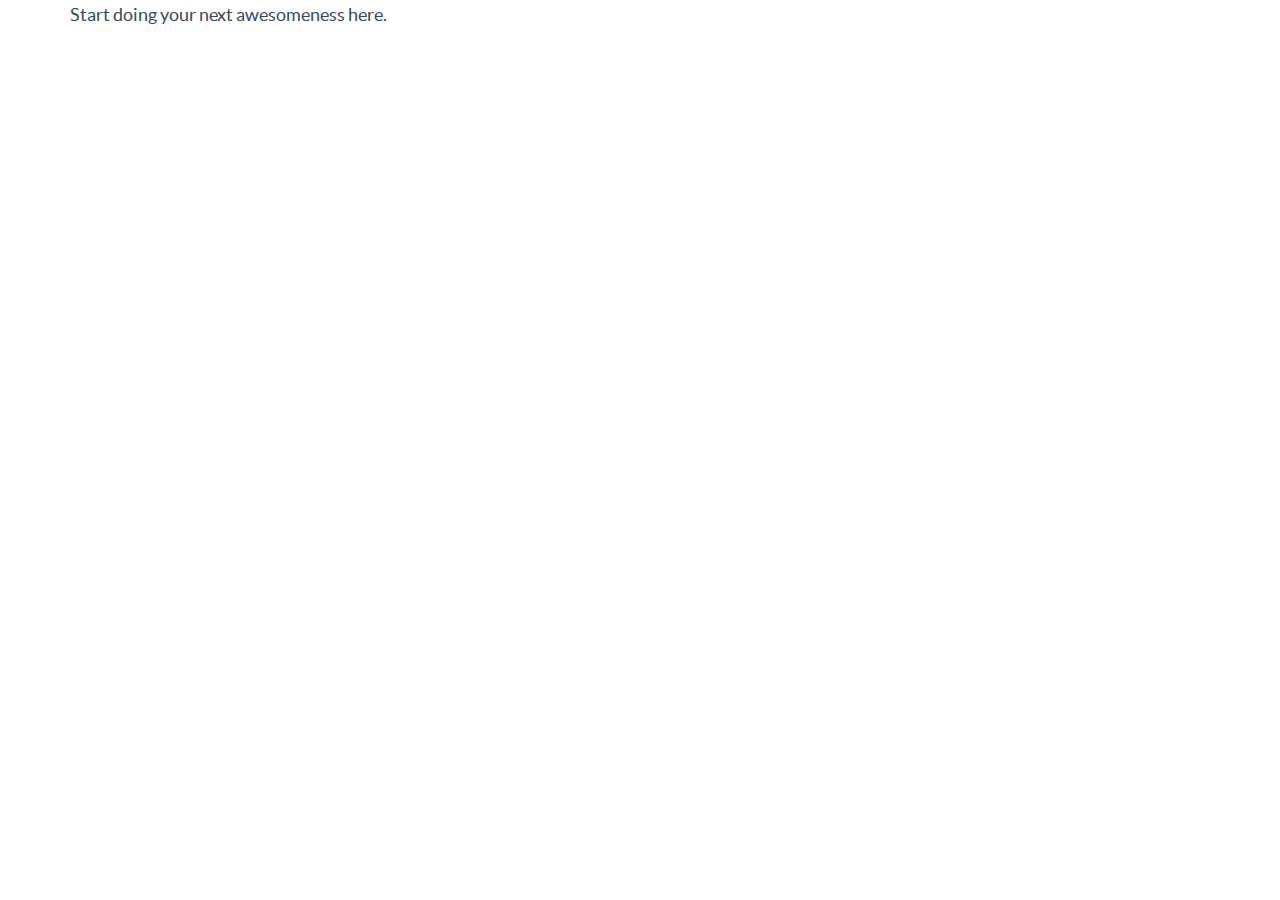
<file: ui/template.html>
<!DOCTYPE html>
<html lang="en">
  <head>
    <meta charset="utf-8">
    <title>Flat UI Free</title>
    <meta name="viewport" content="width=device-width, initial-scale=1.0">

    <!-- Loading Bootstrap -->
    <link href="bootstrap/css/bootstrap.css" rel="stylesheet">

    <!-- Loading Flat UI -->
    <link href="css/flat-ui.css" rel="stylesheet">

    <link rel="shortcut icon" href="images/favicon.ico">

    <!-- HTML5 shim, for IE6-8 support of HTML5 elements. All other JS at the end of file. -->
    <!--[if lt IE 9]>
      <script src="js/html5shiv.js"></script>
      <script src="js/respond.min.js"></script>
    <![endif]-->
  </head>
  <body>
    <div class="container">
        Start doing your next awesomeness here.
    </div>
    <!-- /.container -->


    <!-- Load JS here for greater good =============================-->
    <script src="js/jquery-1.8.3.min.js"></script>
    <script src="js/jquery-ui-1.10.3.custom.min.js"></script>
    <script src="js/jquery.ui.touch-punch.min.js"></script>
    <script src="js/bootstrap.min.js"></script>
    <script src="js/bootstrap-select.js"></script>
    <script src="js/bootstrap-switch.js"></script>
    <script src="js/flatui-checkbox.js"></script>
    <script src="js/flatui-radio.js"></script>
    <script src="js/jquery.tagsinput.js"></script>
    <script src="js/jquery.placeholder.js"></script>
  </body>
</html>
</file>
<file: stylesheets/styles.css>
@import url(https://fonts.googleapis.com/css?family=Lato:300italic,700italic,300,700);
html {
  background: #6C7989;
  background: #6c7989 -webkit-gradient(linear, 50% 0%, 50% 100%, color-stop(0%, #6c7989), color-stop(100%, #434b55)) fixed;
  background: #6c7989 -webkit-linear-gradient(#6c7989, #434b55) fixed;
  background: #6c7989 -moz-linear-gradient(#6c7989, #434b55) fixed;
  background: #6c7989 -o-linear-gradient(#6c7989, #434b55) fixed;
  background: #6c7989 -ms-linear-gradient(#6c7989, #434b55) fixed;
  background: #6c7989 linear-gradient(#6c7989, #434b55) fixed;
}

body {
  padding: 50px 0;
  margin: 0;
  font: 14px/1.5 Lato, "Helvetica Neue", Helvetica, Arial, sans-serif;
  color: #555;
  font-weight: 300;
  background: url('[data-uri]') fixed;
}

.wrapper {
  width: 640px;
  margin: 0 auto;
  background: #DEDEDE;
  -webkit-border-radius: 8px;
  -moz-border-radius: 8px;
  -ms-border-radius: 8px;
  -o-border-radius: 8px;
  border-radius: 8px;
  -webkit-box-shadow: rgba(0, 0, 0, 0.2) 0 0 0 1px, rgba(0, 0, 0, 0.45) 0 3px 10px;
  -moz-box-shadow: rgba(0, 0, 0, 0.2) 0 0 0 1px, rgba(0, 0, 0, 0.45) 0 3px 10px;
  box-shadow: rgba(0, 0, 0, 0.2) 0 0 0 1px, rgba(0, 0, 0, 0.45) 0 3px 10px;
}

header, section, footer {
  display: block;
}

a {
  color: #069;
  text-decoration: none;
}

p {
  margin: 0 0 20px;
  padding: 0;
}

strong {
  color: #222;
  font-weight: 700;
}

header {
  -webkit-border-radius: 8px 8px 0 0;
  -moz-border-radius: 8px 8px 0 0;
  -ms-border-radius: 8px 8px 0 0;
  -o-border-radius: 8px 8px 0 0;
  border-radius: 8px 8px 0 0;
  background: #C6EAFA;
  background: -webkit-gradient(linear, 50% 0%, 50% 100%, color-stop(0%, #ddfbfc), color-stop(100%, #c6eafa));
  background: -webkit-linear-gradient(#ddfbfc, #c6eafa);
  background: -moz-linear-gradient(#ddfbfc, #c6eafa);
  background: -o-linear-gradient(#ddfbfc, #c6eafa);
  background: -ms-linear-gradient(#ddfbfc, #c6eafa);
  background: linear-gradient(#ddfbfc, #c6eafa);
  position: relative;
  padding: 15px 20px;
  border-bottom: 1px solid #B2D2E1;
}
header h1 {
  margin: 0;
  padding: 0;
  font-size: 24px;
  line-height: 1.2;
  color: #069;
  text-shadow: rgba(255, 255, 255, 0.9) 0 1px 0;
}
header.without-description h1 {
  margin: 10px 0;
}
header p {
  margin: 0;
  color: #61778B;
  width: 300px;
  font-size: 13px;
}
header p.view {
  display: none;
  font-weight: 700;
  text-shadow: rgba(255, 255, 255, 0.9) 0 1px 0;
  -webkit-font-smoothing: antialiased;
}
header p.view a {
  color: #06c;
}
header p.view small {
  font-weight: 400;
}
header ul {
  margin: 0;
  padding: 0;
  list-style: none;
  position: absolute;
  z-index: 1;
  right: 20px;
  top: 20px;
  height: 38px;
  padding: 1px 0;
  background: #5198DF;
  background: -webkit-gradient(linear, 50% 0%, 50% 100%, color-stop(0%, #77b9fb), color-stop(100%, #3782cd));
  background: -webkit-linear-gradient(#77b9fb, #3782cd);
  background: -moz-linear-gradient(#77b9fb, #3782cd);
  background: -o-linear-gradient(#77b9fb, #3782cd);
  background: -ms-linear-gradient(#77b9fb, #3782cd);
  background: linear-gradient(#77b9fb, #3782cd);
  border-radius: 5px;
  -webkit-box-shadow: inset rgba(255, 255, 255, 0.45) 0 1px 0, inset rgba(0, 0, 0, 0.2) 0 -1px 0;
  -moz-box-shadow: inset rgba(255, 255, 255, 0.45) 0 1px 0, inset rgba(0, 0, 0, 0.2) 0 -1px 0;
  box-shadow: inset rgba(255, 255, 255, 0.45) 0 1px 0, inset rgba(0, 0, 0, 0.2) 0 -1px 0;
  width: auto;
}
header ul:before {
  content: '';
  position: absolute;
  z-index: -1;
  left: -5px;
  top: -4px;
  right: -5px;
  bottom: -6px;
  background: rgba(0, 0, 0, 0.1);
  -webkit-border-radius: 8px;
  -moz-border-radius: 8px;
  -ms-border-radius: 8px;
  -o-border-radius: 8px;
  border-radius: 8px;
  -webkit-box-shadow: rgba(0, 0, 0, 0.2) 0 -1px 0, inset rgba(255, 255, 255, 0.7) 0 -1px 0;
  -moz-box-shadow: rgba(0, 0, 0, 0.2) 0 -1px 0, inset rgba(255, 255, 255, 0.7) 0 -1px 0;
  box-shadow: rgba(0, 0, 0, 0.2) 0 -1px 0, inset rgba(255, 255, 255, 0.7) 0 -1px 0;
}
header ul li {
  width: 79px;
  float: left;
  border-right: 1px solid #3A7CBE;
  height: 38px;
}
header ul li.single {
  border: none;
}
header ul li + li {
  width: 78px;
  border-left: 1px solid #8BBEF3;
}
header ul li + li + li {
  border-right: none;
  width: 79px;
}
header ul a {
  line-height: 1;
  font-size: 11px;
  color: #fff;
  color: rgba(255, 255, 255, 0.8);
  display: block;
  text-align: center;
  font-weight: 400;
  padding-top: 6px;
  height: 40px;
  text-shadow: rgba(0, 0, 0, 0.4) 0 -1px 0;
}
header ul a strong {
  font-size: 14px;
  display: block;
  color: #fff;
  -webkit-font-smoothing: antialiased;
}

section {
  padding: 15px 20px;
  font-size: 15px;
  border-top: 1px solid #fff;
  background: -webkit-gradient(linear, 50% 0%, 50% 700, color-stop(0%, #fafafa), color-stop(100%, #dedede));
  background: -webkit-linear-gradient(#fafafa, #dedede 700px);
  background: -moz-linear-gradient(#fafafa, #dedede 700px);
  background: -o-linear-gradient(#fafafa, #dedede 700px);
  background: -ms-linear-gradient(#fafafa, #dedede 700px);
  background: linear-gradient(#fafafa, #dedede 700px);
  -webkit-border-radius: 0 0 8px 8px;
  -moz-border-radius: 0 0 8px 8px;
  -ms-border-radius: 0 0 8px 8px;
  -o-border-radius: 0 0 8px 8px;
  border-radius: 0 0 8px 8px;
  position: relative;
}

h1, h2, h3, h4, h5, h6 {
  color: #222;
  padding: 0;
  margin: 0 0 20px;
  line-height: 1.2;
}

p, ul, ol, table, pre, dl {
  margin: 0 0 20px;
}

h1, h2, h3 {
  line-height: 1.1;
}

h1 {
  font-size: 28px;
}

h2 {
  color: #393939;
}

h3, h4, h5, h6 {
  color: #494949;
}

blockquote {
  margin: 0 -20px 20px;
  padding: 15px 20px 1px 40px;
  font-style: italic;
  background: #ccc;
  background: rgba(0, 0, 0, 0.06);
  color: #222;
}

img {
  max-width: 100%;
}

code, pre {
  font-family: Monaco, Bitstream Vera Sans Mono, Lucida Console, Terminal;
  color: #333;
  font-size: 12px;
  overflow-x: auto;
}

pre {
  padding: 20px;
  background: #3A3C42;
  color: #f8f8f2;
  margin: 0 -20px 20px;
}
pre code {
  color: #f8f8f2;
}
li pre {
  margin-left: -60px;
  padding-left: 60px;
}

table {
  width: 100%;
  border-collapse: collapse;
}

th, td {
  text-align: left;
  padding: 5px 10px;
  border-bottom: 1px solid #aaa;
}

dt {
  color: #222;
  font-weight: 700;
}

th {
  color: #222;
}

small {
  font-size: 11px;
}

hr {
  border: 0;
  background: #aaa;
  height: 1px;
  margin: 0 0 20px;
}

footer {
  width: 640px;
  margin: 0 auto;
  padding: 20px 0 0;
  color: #ccc;
  overflow: hidden;
}
footer a {
  color: #fff;
  font-weight: bold;
}
footer p {
  float: left;
}
footer p + p {
  float: right;
}

@media print, screen and (max-width: 740px) {
  body {
    padding: 0;
  }

  .wrapper {
    -webkit-border-radius: 0;
    -moz-border-radius: 0;
    -ms-border-radius: 0;
    -o-border-radius: 0;
    border-radius: 0;
    -webkit-box-shadow: none;
    -moz-box-shadow: none;
    box-shadow: none;
    width: 100%;
  }

  footer {
    -webkit-border-radius: 0;
    -moz-border-radius: 0;
    -ms-border-radius: 0;
    -o-border-radius: 0;
    border-radius: 0;
    padding: 20px;
    width: auto;
  }
  footer p {
    float: none;
    margin: 0;
  }
  footer p + p {
    float: none;
  }
}
@media print, screen and (max-width:580px) {
  header ul {
    display: none;
  }

  header p.view {
    display: block;
  }

  header p {
    width: 100%;
  }
}
@media print {
  header p.view a small:before {
    content: 'at http://github.com/';
  }
}
</file>
<file: stylesheets/pygment_trac.css>
.highlight .hll { background-color: #49483e }
.highlight  { background: #3A3C42; color: #f8f8f2 }
.highlight .c { color: #75715e } /* Comment */
.highlight .err { color: #960050; background-color: #1e0010 } /* Error */
.highlight .k { color: #66d9ef } /* Keyword */
.highlight .l { color: #ae81ff } /* Literal */
.highlight .n { color: #f8f8f2 } /* Name */
.highlight .o { color: #f92672 } /* Operator */
.highlight .p { color: #f8f8f2 } /* Punctuation */
.highlight .cm { color: #75715e } /* Comment.Multiline */
.highlight .cp { color: #75715e } /* Comment.Preproc */
.highlight .c1 { color: #75715e } /* Comment.Single */
.highlight .cs { color: #75715e } /* Comment.Special */
.highlight .ge { font-style: italic } /* Generic.Emph */
.highlight .gs { font-weight: bold } /* Generic.Strong */
.highlight .kc { color: #66d9ef } /* Keyword.Constant */
.highlight .kd { color: #66d9ef } /* Keyword.Declaration */
.highlight .kn { color: #f92672 } /* Keyword.Namespace */
.highlight .kp { color: #66d9ef } /* Keyword.Pseudo */
.highlight .kr { color: #66d9ef } /* Keyword.Reserved */
.highlight .kt { color: #66d9ef } /* Keyword.Type */
.highlight .ld { color: #e6db74 } /* Literal.Date */
.highlight .m { color: #ae81ff } /* Literal.Number */
.highlight .s { color: #e6db74 } /* Literal.String */
.highlight .na { color: #a6e22e } /* Name.Attribute */
.highlight .nb { color: #f8f8f2 } /* Name.Builtin */
.highlight .nc { color: #a6e22e } /* Name.Class */
.highlight .no { color: #66d9ef } /* Name.Constant */
.highlight .nd { color: #a6e22e } /* Name.Decorator */
.highlight .ni { color: #f8f8f2 } /* Name.Entity */
.highlight .ne { color: #a6e22e } /* Name.Exception */
.highlight .nf { color: #a6e22e } /* Name.Function */
.highlight .nl { color: #f8f8f2 } /* Name.Label */
.highlight .nn { color: #f8f8f2 } /* Name.Namespace */
.highlight .nx { color: #a6e22e } /* Name.Other */
.highlight .py { color: #f8f8f2 } /* Name.Property */
.highlight .nt { color: #f92672 } /* Name.Tag */
.highlight .nv { color: #f8f8f2 } /* Name.Variable */
.highlight .ow { color: #f92672 } /* Operator.Word */
.highlight .w { color: #f8f8f2 } /* Text.Whitespace */
.highlight .mf { color: #ae81ff } /* Literal.Number.Float */
.highlight .mh { color: #ae81ff } /* Literal.Number.Hex */
.highlight .mi { color: #ae81ff } /* Literal.Number.Integer */
.highlight .mo { color: #ae81ff } /* Literal.Number.Oct */
.highlight .sb { color: #e6db74 } /* Literal.String.Backtick */
.highlight .sc { color: #e6db74 } /* Literal.String.Char */
.highlight .sd { color: #e6db74 } /* Literal.String.Doc */
.highlight .s2 { color: #e6db74 } /* Literal.String.Double */
.highlight .se { color: #ae81ff } /* Literal.String.Escape */
.highlight .sh { color: #e6db74 } /* Literal.String.Heredoc */
.highlight .si { color: #e6db74 } /* Literal.String.Interpol */
.highlight .sx { color: #e6db74 } /* Literal.String.Other */
.highlight .sr { color: #e6db74 } /* Literal.String.Regex */
.highlight .s1 { color: #e6db74 } /* Literal.String.Single */
.highlight .ss { color: #e6db74 } /* Literal.String.Symbol */
.highlight .bp { color: #f8f8f2 } /* Name.Builtin.Pseudo */
.highlight .vc { color: #f8f8f2 } /* Name.Variable.Class */
.highlight .vg { color: #f8f8f2 } /* Name.Variable.Global */
.highlight .vi { color: #f8f8f2 } /* Name.Variable.Instance */
.highlight .il { color: #ae81ff } /* Literal.Number.Integer.Long */
</file>
<file: ui/bootstrap/css/prettify.css>
.com { color: #93a1a1; }
.lit { color: #195f91; }
.pun, .opn, .clo { color: #93a1a1; }
.fun { color: #dc322f; }
.str, .atv { color: #D14; }
.kwd, .prettyprint .tag { color: #1e347b; }
.typ, .atn, .dec, .var { color: teal; }
.pln { color: #48484c; }

.prettyprint {
  padding: 8px;
  background-color: #f7f7f9;
  border: 1px solid #e1e1e8;
}
.prettyprint.linenums {
  -webkit-box-shadow: inset 40px 0 0 #fbfbfc, inset 41px 0 0 #ececf0;
     -moz-box-shadow: inset 40px 0 0 #fbfbfc, inset 41px 0 0 #ececf0;
          box-shadow: inset 40px 0 0 #fbfbfc, inset 41px 0 0 #ececf0;
}

/* Specify class=linenums on a pre to get line numbering */
ol.linenums {
  margin: 0 0 0 33px; /* IE indents via margin-left */
}
ol.linenums li {
  padding-left: 12px;
  color: #bebec5;
  line-height: 20px;
  text-shadow: 0 1px 0 #fff;
}
</file>
<file: ui/css/flat-ui.css>
@font-face {
  font-family: 'Lato';
  src: url('../fonts/lato/lato-black.eot');
  src: url('../fonts/lato/lato-black.eot?#iefix') format('embedded-opentype'), url('../fonts/lato/lato-black.woff') format('woff'), url('../fonts/lato/lato-black.ttf') format('truetype'), url('../fonts/lato/lato-black.svg#latoblack') format('svg');
  font-weight: 900;
  font-style: normal;
}
@font-face {
  font-family: 'Lato';
  src: url('../fonts/lato/lato-bold.eot');
  src: url('../fonts/lato/lato-bold.eot?#iefix') format('embedded-opentype'), url('../fonts/lato/lato-bold.woff') format('woff'), url('../fonts/lato/lato-bold.ttf') format('truetype'), url('../fonts/lato/lato-bold.svg#latobold') format('svg');
  font-weight: bold;
  font-style: normal;
}
@font-face {
  font-family: 'Lato';
  src: url('../fonts/lato/lato-bolditalic.eot');
  src: url('../fonts/lato/lato-bolditalic.eot?#iefix') format('embedded-opentype'), url('../fonts/lato/lato-bolditalic.woff') format('woff'), url('../fonts/lato/lato-bolditalic.ttf') format('truetype'), url('../fonts/lato/lato-bolditalic.svg#latobold-italic') format('svg');
  font-weight: bold;
  font-style: italic;
}
@font-face {
  font-family: 'Lato';
  src: url('../fonts/lato/lato-italic.eot');
  src: url('../fonts/lato/lato-italic.eot?#iefix') format('embedded-opentype'), url('../fonts/lato/lato-italic.woff') format('woff'), url('../fonts/lato/lato-italic.ttf') format('truetype'), url('../fonts/lato/lato-italic.svg#latoitalic') format('svg');
  font-weight: normal;
  font-style: italic;
}
@font-face {
  font-family: 'Lato';
  src: url('../fonts/lato/lato-light.eot');
  src: url('../fonts/lato/lato-light.eot?#iefix') format('embedded-opentype'), url('../fonts/lato/lato-light.woff') format('woff'), url('../fonts/lato/lato-light.ttf') format('truetype'), url('../fonts/lato/lato-light.svg#latolight') format('svg');
  font-weight: 300;
  font-style: normal;
}
@font-face {
  font-family: 'Lato';
  src: url('../fonts/lato/lato-regular.eot');
  src: url('../fonts/lato/lato-regular.eot?#iefix') format('embedded-opentype'), url('../fonts/lato/lato-regular.woff') format('woff'), url('../fonts/lato/lato-regular.ttf') format('truetype'), url('../fonts/lato/lato-regular.svg#latoregular') format('svg');
  font-weight: normal;
  font-style: normal;
}
@font-face {
  font-family: "Flat-UI-Icons";
  src: url('../fonts/flat-ui-icons-regular.eot');
  src: url('../fonts/flat-ui-icons-regular.eot?#iefix') format('embedded-opentype'), url('../fonts/flat-ui-icons-regular.woff') format('woff'), url('../fonts/flat-ui-icons-regular.ttf') format('truetype'), url('../fonts/flat-ui-icons-regular.svg#flat-ui-icons-regular') format('svg');
  font-weight: normal;
  font-style: normal;
}
/* Use the following CSS code if you want to use data attributes for inserting your icons */
[data-icon]:before {
  font-family: 'Flat-UI-Icons';
  content: attr(data-icon);
  speak: none;
  font-weight: normal;
  font-variant: normal;
  text-transform: none;
  -webkit-font-smoothing: antialiased;
  -moz-osx-font-smoothing: grayscale;
}
/* Use the following CSS code if you want to have a class per icon */
/*
Instead of a list of all class selectors,
you can use the generic selector below, but it's slower:
[class*="fui-"] {
*/
.fui-arrow-right,
.fui-arrow-left,
.fui-cmd,
.fui-check-inverted,
.fui-heart,
.fui-location,
.fui-plus,
.fui-check,
.fui-cross,
.fui-list,
.fui-new,
.fui-video,
.fui-photo,
.fui-volume,
.fui-time,
.fui-eye,
.fui-chat,
.fui-search,
.fui-user,
.fui-mail,
.fui-lock,
.fui-gear,
.fui-radio-unchecked,
.fui-radio-checked,
.fui-checkbox-unchecked,
.fui-checkbox-checked,
.fui-calendar-solid,
.fui-pause,
.fui-play,
.fui-check-inverted-2 {
  display: inline-block;
  font-family: 'Flat-UI-Icons';
  speak: none;
  font-style: normal;
  font-weight: normal;
  font-variant: normal;
  text-transform: none;
  -webkit-font-smoothing: antialiased;
  -moz-osx-font-smoothing: grayscale;
}
.fui-arrow-right:before {
  content: "\e02c";
}
.fui-arrow-left:before {
  content: "\e02d";
}
.fui-cmd:before {
  content: "\e02f";
}
.fui-check-inverted:before {
  content: "\e006";
}
.fui-heart:before {
  content: "\e007";
}
.fui-location:before {
  content: "\e008";
}
.fui-plus:before {
  content: "\e009";
}
.fui-check:before {
  content: "\e00a";
}
.fui-cross:before {
  content: "\e00b";
}
.fui-list:before {
  content: "\e00c";
}
.fui-new:before {
  content: "\e00d";
}
.fui-video:before {
  content: "\e00e";
}
.fui-photo:before {
  content: "\e00f";
}
.fui-volume:before {
  content: "\e010";
}
.fui-time:before {
  content: "\e011";
}
.fui-eye:before {
  content: "\e012";
}
.fui-chat:before {
  content: "\e013";
}
.fui-search:before {
  content: "\e01c";
}
.fui-user:before {
  content: "\e01d";
}
.fui-mail:before {
  content: "\e01e";
}
.fui-lock:before {
  content: "\e01f";
}
.fui-gear:before {
  content: "\e024";
}
.fui-radio-unchecked:before {
  content: "\e02b";
}
.fui-radio-checked:before {
  content: "\e032";
}
.fui-checkbox-unchecked:before {
  content: "\e033";
}
.fui-checkbox-checked:before {
  content: "\e034";
}
.fui-calendar-solid:before {
  content: "\e022";
}
.fui-pause:before {
  content: "\e03b";
}
.fui-play:before {
  content: "\e03c";
}
.fui-check-inverted-2:before {
  content: "\e000";
}
.dropdown-arrow-inverse {
  border-bottom-color: #34495e !important;
  border-top-color: #34495e !important;
}
body {
  font-family: "Lato", Helvetica, Arial, sans-serif;
  font-size: 18px;
  line-height: 1.72222;
  color: #34495e;
  background-color: #ffffff;
}
a {
  color: #16a085;
  text-decoration: none;
  -webkit-transition: 0.25s;
  transition: 0.25s;
}
a:hover,
a:focus {
  color: #1abc9c;
  text-decoration: none;
}
a:focus {
  outline: none;
}
.img-rounded {
  border-radius: 6px;
}
.img-thumbnail {
  padding: 4px;
  line-height: 1.72222;
  background-color: #ffffff;
  border: 2px solid #bdc3c7;
  border-radius: 6px;
  -webkit-transition: all 0.25s ease-in-out;
  transition: all 0.25s ease-in-out;
  display: inline-block;
  max-width: 100%;
  height: auto;
}
.img-comment {
  font-size: 15px;
  line-height: 1.2;
  font-style: italic;
  margin: 24px 0;
}
h1,
h2,
h3,
h4,
h5,
h6,
.h1,
.h2,
.h3,
.h4,
.h5,
.h6 {
  font-family: inherit;
  font-weight: 700;
  line-height: 1.1;
  color: inherit;
}
h1 small,
h2 small,
h3 small,
h4 small,
h5 small,
h6 small,
.h1 small,
.h2 small,
.h3 small,
.h4 small,
.h5 small,
.h6 small {
  color: #e7e9ec;
}
h1,
h2,
h3 {
  margin-top: 30px;
  margin-bottom: 15px;
}
h4,
h5,
h6 {
  margin-top: 15px;
  margin-bottom: 15px;
}
h6 {
  font-weight: normal;
}
h1,
.h1 {
  font-size: 61px;
}
h2,
.h2 {
  font-size: 53px;
}
h3,
.h3 {
  font-size: 40px;
}
h4,
.h4 {
  font-size: 29px;
}
h5,
.h5 {
  font-size: 28px;
}
h6,
.h6 {
  font-size: 24px;
}
p {
  font-size: 18px;
  line-height: 1.72222;
  margin: 0 0 15px;
}
.lead {
  margin-bottom: 30px;
  font-size: 28px;
  line-height: 1.46428571;
  font-weight: 300;
}
@media (min-width: 768px) {
  .lead {
    font-size: 30.006px;
  }
}
small,
.small {
  font-size: 83%;
  line-height: 2.067;
}
.text-muted {
  color: #bdc3c7;
}
.text-inverse {
  color: #ffffff;
}
.text-primary {
  color: #1abc9c;
}
a.text-primary:hover {
  color: #15967d;
}
.text-warning {
  color: #f1c40f;
}
a.text-warning:hover {
  color: #c19d0c;
}
.text-danger {
  color: #e74c3c;
}
a.text-danger:hover {
  color: #b93d30;
}
.text-success {
  color: #2ecc71;
}
a.text-success:hover {
  color: #25a35a;
}
.text-info {
  color: #3498db;
}
a.text-info:hover {
  color: #2a7aaf;
}
.bg-primary {
  color: #ffffff;
  background-color: #34495e;
}
a.bg-primary:hover {
  background-color: #222f3d;
}
.bg-success {
  background-color: #dff0d8;
}
a.bg-success:hover {
  background-color: #c1e2b3;
}
.bg-info {
  background-color: #d9edf7;
}
a.bg-info:hover {
  background-color: #afd9ee;
}
.bg-warning {
  background-color: #fcf8e3;
}
a.bg-warning:hover {
  background-color: #f7ecb5;
}
.bg-danger {
  background-color: #f2dede;
}
a.bg-danger:hover {
  background-color: #e4b9b9;
}
.page-header {
  padding-bottom: 14px;
  margin: 60px 0 30px;
  border-bottom: 1px solid #e7e9ec;
}
ul,
ol {
  margin-bottom: 15px;
}
dl {
  margin-bottom: 30px;
}
dt,
dd {
  line-height: 1.72222;
}
@media (min-width: 768px) {
  .dl-horizontal dt {
    width: 160px;
  }
  .dl-horizontal dd {
    margin-left: 180px;
  }
}
abbr[title],
abbr[data-original-title] {
  border-bottom: 1px dotted #bdc3c7;
}
blockquote {
  border-left: 3px solid #e7e9ec;
  padding: 0 0 0 16px;
  margin: 0 0 30px;
}
blockquote p {
  font-size: 20px;
  line-height: 1.55;
  font-weight: normal;
  margin-bottom: .4em;
}
blockquote small,
blockquote .small {
  font-size: 18px;
  line-height: 1.72222;
  font-style: italic;
  color: inherit;
}
blockquote small:before,
blockquote .small:before {
  content: "";
}
blockquote.pull-right {
  padding-right: 16px;
  padding-left: 0;
  border-right: 3px solid #e7e9ec;
  border-left: 0;
}
blockquote.pull-right small:after {
  content: "";
}
address {
  margin-bottom: 30px;
  line-height: 1.72222;
}
code,
kbd,
pre,
samp {
  font-family: Monaco, Menlo, Consolas, "Courier New", monospace;
}
code {
  padding: 2px 6px;
  font-size: 85%;
  color: #c7254e;
  background-color: #f9f2f4;
  border-radius: 4px;
}
kbd {
  padding: 2px 6px;
  font-size: 85%;
  color: #ffffff;
  background-color: #34495e;
  border-radius: 4px;
  box-shadow: none;
}
pre {
  padding: 8px;
  margin: 0 0 15px;
  font-size: 13px;
  line-height: 1.72222;
  color: inherit;
  background-color: #ffffff;
  border: 2px solid #e7e9ec;
  border-radius: 6px;
  white-space: pre;
}
.pre-scrollable {
  max-height: 340px;
}
.thumbnail {
  display: block;
  padding: 4px;
  margin-bottom: 5px;
  line-height: 1.72222;
  background-color: #ffffff;
  border: 2px solid #bdc3c7;
  border-radius: 6px;
  -webkit-transition: all 0.25s ease-in-out;
  transition: all 0.25s ease-in-out;
}
.thumbnail > img,
.thumbnail a > img {
  display: block;
  max-width: 100%;
  height: auto;
  margin-left: auto;
  margin-right: auto;
}
a.thumbnail:hover,
a.thumbnail:focus,
a.thumbnail.active {
  border-color: #16a085;
}
.thumbnail .caption {
  padding: 9px;
  color: #34495e;
}
.btn {
  border: none;
  font-size: 15px;
  font-weight: normal;
  line-height: 1.4;
  border-radius: 4px;
  padding: 10px 15px;
  -webkit-font-smoothing: subpixel-antialiased;
  -webkit-transition: border .25s linear, color .25s linear, background-color .25s linear;
  transition: border .25s linear, color .25s linear, background-color .25s linear;
}
.btn:hover,
.btn:focus {
  outline: none;
  color: #ffffff;
}
.btn:active,
.btn.active {
  outline: none;
  -webkit-box-shadow: none;
  box-shadow: none;
}
.btn.disabled,
.btn[disabled],
fieldset[disabled] .btn {
  background-color: #bdc3c7;
  color: rgba(255, 255, 255, 0.75);
  opacity: 0.7;
  filter: alpha(opacity=70);
}
.btn > [class^="fui-"] {
  margin: 0 1px;
  position: relative;
  line-height: 1;
  top: 1px;
}
.btn-xs.btn > [class^="fui-"] {
  font-size: 11px;
  top: 0;
}
.btn-hg.btn > [class^="fui-"] {
  top: 2px;
}
.btn-default {
  color: #ffffff;
  background-color: #bdc3c7;
}
.btn-default:hover,
.btn-default:focus,
.btn-default:active,
.btn-default.active,
.open .dropdown-toggle.btn-default {
  color: #ffffff;
  background-color: #cacfd2;
  border-color: #cacfd2;
}
.btn-default:active,
.btn-default.active,
.open .dropdown-toggle.btn-default {
  background: #a1a6a9;
  border-color: #a1a6a9;
}
.btn-default.disabled,
.btn-default[disabled],
fieldset[disabled] .btn-default,
.btn-default.disabled:hover,
.btn-default[disabled]:hover,
fieldset[disabled] .btn-default:hover,
.btn-default.disabled:focus,
.btn-default[disabled]:focus,
fieldset[disabled] .btn-default:focus,
.btn-default.disabled:active,
.btn-default[disabled]:active,
fieldset[disabled] .btn-default:active,
.btn-default.disabled.active,
.btn-default[disabled].active,
fieldset[disabled] .btn-default.active {
  background-color: #bdc3c7;
  border-color: #bdc3c7;
}
.btn-primary {
  color: #ffffff;
  background-color: #1abc9c;
}
.btn-primary:hover,
.btn-primary:focus,
.btn-primary:active,
.btn-primary.active,
.open .dropdown-toggle.btn-primary {
  color: #ffffff;
  background-color: #48c9b0;
  border-color: #48c9b0;
}
.btn-primary:active,
.btn-primary.active,
.open .dropdown-toggle.btn-primary {
  background: #16a085;
  border-color: #16a085;
}
.btn-primary.disabled,
.btn-primary[disabled],
fieldset[disabled] .btn-primary,
.btn-primary.disabled:hover,
.btn-primary[disabled]:hover,
fieldset[disabled] .btn-primary:hover,
.btn-primary.disabled:focus,
.btn-primary[disabled]:focus,
fieldset[disabled] .btn-primary:focus,
.btn-primary.disabled:active,
.btn-primary[disabled]:active,
fieldset[disabled] .btn-primary:active,
.btn-primary.disabled.active,
.btn-primary[disabled].active,
fieldset[disabled] .btn-primary.active {
  background-color: #1abc9c;
  border-color: #1abc9c;
}
.btn-info {
  color: #ffffff;
  background-color: #3498db;
}
.btn-info:hover,
.btn-info:focus,
.btn-info:active,
.btn-info.active,
.open .dropdown-toggle.btn-info {
  color: #ffffff;
  background-color: #5dade2;
  border-color: #5dade2;
}
.btn-info:active,
.btn-info.active,
.open .dropdown-toggle.btn-info {
  background: #2c81ba;
  border-color: #2c81ba;
}
.btn-info.disabled,
.btn-info[disabled],
fieldset[disabled] .btn-info,
.btn-info.disabled:hover,
.btn-info[disabled]:hover,
fieldset[disabled] .btn-info:hover,
.btn-info.disabled:focus,
.btn-info[disabled]:focus,
fieldset[disabled] .btn-info:focus,
.btn-info.disabled:active,
.btn-info[disabled]:active,
fieldset[disabled] .btn-info:active,
.btn-info.disabled.active,
.btn-info[disabled].active,
fieldset[disabled] .btn-info.active {
  background-color: #3498db;
  border-color: #3498db;
}
.btn-danger {
  color: #ffffff;
  background-color: #e74c3c;
}
.btn-danger:hover,
.btn-danger:focus,
.btn-danger:active,
.btn-danger.active,
.open .dropdown-toggle.btn-danger {
  color: #ffffff;
  background-color: #ec7063;
  border-color: #ec7063;
}
.btn-danger:active,
.btn-danger.active,
.open .dropdown-toggle.btn-danger {
  background: #c44133;
  border-color: #c44133;
}
.btn-danger.disabled,
.btn-danger[disabled],
fieldset[disabled] .btn-danger,
.btn-danger.disabled:hover,
.btn-danger[disabled]:hover,
fieldset[disabled] .btn-danger:hover,
.btn-danger.disabled:focus,
.btn-danger[disabled]:focus,
fieldset[disabled] .btn-danger:focus,
.btn-danger.disabled:active,
.btn-danger[disabled]:active,
fieldset[disabled] .btn-danger:active,
.btn-danger.disabled.active,
.btn-danger[disabled].active,
fieldset[disabled] .btn-danger.active {
  background-color: #e74c3c;
  border-color: #e74c3c;
}
.btn-success {
  color: #ffffff;
  background-color: #2ecc71;
}
.btn-success:hover,
.btn-success:focus,
.btn-success:active,
.btn-success.active,
.open .dropdown-toggle.btn-success {
  color: #ffffff;
  background-color: #58d68d;
  border-color: #58d68d;
}
.btn-success:active,
.btn-success.active,
.open .dropdown-toggle.btn-success {
  background: #27ad60;
  border-color: #27ad60;
}
.btn-success.disabled,
.btn-success[disabled],
fieldset[disabled] .btn-success,
.btn-success.disabled:hover,
.btn-success[disabled]:hover,
fieldset[disabled] .btn-success:hover,
.btn-success.disabled:focus,
.btn-success[disabled]:focus,
fieldset[disabled] .btn-success:focus,
.btn-success.disabled:active,
.btn-success[disabled]:active,
fieldset[disabled] .btn-success:active,
.btn-success.disabled.active,
.btn-success[disabled].active,
fieldset[disabled] .btn-success.active {
  background-color: #2ecc71;
  border-color: #2ecc71;
}
.btn-warning {
  color: #ffffff;
  background-color: #f1c40f;
}
.btn-warning:hover,
.btn-warning:focus,
.btn-warning:active,
.btn-warning.active,
.open .dropdown-toggle.btn-warning {
  color: #ffffff;
  background-color: #f5d313;
  border-color: #f5d313;
}
.btn-warning:active,
.btn-warning.active,
.open .dropdown-toggle.btn-warning {
  background: #cda70d;
  border-color: #cda70d;
}
.btn-warning.disabled,
.btn-warning[disabled],
fieldset[disabled] .btn-warning,
.btn-warning.disabled:hover,
.btn-warning[disabled]:hover,
fieldset[disabled] .btn-warning:hover,
.btn-warning.disabled:focus,
.btn-warning[disabled]:focus,
fieldset[disabled] .btn-warning:focus,
.btn-warning.disabled:active,
.btn-warning[disabled]:active,
fieldset[disabled] .btn-warning:active,
.btn-warning.disabled.active,
.btn-warning[disabled].active,
fieldset[disabled] .btn-warning.active {
  background-color: #f1c40f;
  border-color: #f1c40f;
}
.btn-inverse {
  color: #ffffff;
  background-color: #34495e;
}
.btn-inverse:hover,
.btn-inverse:focus,
.btn-inverse:active,
.btn-inverse.active,
.open .dropdown-toggle.btn-inverse {
  color: #ffffff;
  background-color: #415b76;
  border-color: #415b76;
}
.btn-inverse:active,
.btn-inverse.active,
.open .dropdown-toggle.btn-inverse {
  background: #2c3e50;
  border-color: #2c3e50;
}
.btn-inverse.disabled,
.btn-inverse[disabled],
fieldset[disabled] .btn-inverse,
.btn-inverse.disabled:hover,
.btn-inverse[disabled]:hover,
fieldset[disabled] .btn-inverse:hover,
.btn-inverse.disabled:focus,
.btn-inverse[disabled]:focus,
fieldset[disabled] .btn-inverse:focus,
.btn-inverse.disabled:active,
.btn-inverse[disabled]:active,
fieldset[disabled] .btn-inverse:active,
.btn-inverse.disabled.active,
.btn-inverse[disabled].active,
fieldset[disabled] .btn-inverse.active {
  background-color: #34495e;
  border-color: #34495e;
}
.btn-embossed {
  -webkit-box-shadow: inset 0 -2px 0 rgba(0, 0, 0, 0.15);
  box-shadow: inset 0 -2px 0 rgba(0, 0, 0, 0.15);
}
.btn-embossed.active,
.btn-embossed:active {
  -webkit-box-shadow: inset 0 2px 0 rgba(0, 0, 0, 0.15);
  box-shadow: inset 0 2px 0 rgba(0, 0, 0, 0.15);
}
.btn-wide {
  min-width: 140px;
  padding-left: 30px;
  padding-right: 30px;
}
.btn-link {
  color: #16a085;
}
.btn-link:hover,
.btn-link:focus {
  color: #1abc9c;
  text-decoration: underline;
  background-color: transparent;
}
.btn-link[disabled]:hover,
fieldset[disabled] .btn-link:hover,
.btn-link[disabled]:focus,
fieldset[disabled] .btn-link:focus {
  color: #bdc3c7;
  text-decoration: none;
}
.btn-hg {
  padding: 13px 20px;
  font-size: 22px;
  line-height: 1.227;
  border-radius: 6px;
}
.btn-lg {
  padding: 10px 19px;
  font-size: 17px;
  line-height: 1.471;
  border-radius: 6px;
}
.btn-sm {
  padding: 9px 13px;
  font-size: 13px;
  line-height: 1.385;
  border-radius: 4px;
}
.btn-xs {
  padding: 6px 9px;
  font-size: 12px;
  line-height: 1.083;
  border-radius: 3px;
}
.btn-tip {
  font-weight: 300;
  padding-left: 10px;
  font-size: 92%;
}
.btn-block {
  white-space: normal;
}
.btn-default .caret {
  border-top-color: #ffffff;
}
.btn-primary .caret,
.btn-success .caret,
.btn-warning .caret,
.btn-danger .caret,
.btn-info .caret {
  border-top-color: #ffffff;
}
.dropup .btn-default .caret {
  border-bottom-color: #ffffff;
}
.dropup .btn-primary .caret,
.dropup .btn-success .caret,
.dropup .btn-warning .caret,
.dropup .btn-danger .caret,
.dropup .btn-info .caret {
  border-bottom-color: #ffffff;
}
.btn-group-xs > .btn {
  padding: 6px 9px;
  font-size: 12px;
  line-height: 1.083;
  border-radius: 3px;
}
.btn-group-sm > .btn {
  padding: 9px 13px;
  font-size: 13px;
  line-height: 1.385;
  border-radius: 4px;
}
.btn-group-lg > .btn {
  padding: 10px 19px;
  font-size: 17px;
  line-height: 1.471;
  border-radius: 6px;
}
.btn-group-gh > .btn {
  padding: 13px 20px;
  font-size: 22px;
  line-height: 1.227;
  border-radius: 6px;
}
.btn-group > .btn + .btn {
  margin-left: 0;
}
.btn-group > .btn + .dropdown-toggle {
  border-left: 2px solid rgba(52, 73, 94, 0.15);
  padding-left: 12px;
  padding-right: 12px;
}
.btn-group > .btn + .dropdown-toggle .caret {
  margin-left: 3px;
  margin-right: 3px;
}
.btn-group > .btn.btn-gh + .dropdown-toggle .caret {
  margin-left: 7px;
  margin-right: 7px;
}
.btn-group > .btn.btn-sm + .dropdown-toggle .caret {
  margin-left: 0;
  margin-right: 0;
}
.dropdown-toggle .caret {
  margin-left: 8px;
}
.btn-group > .btn,
.btn-group > .dropdown-menu,
.btn-group > .popover {
  font-weight: 400;
}
.btn-group:focus .dropdown-toggle {
  outline: none;
  -webkit-transition: 0.25s;
  transition: 0.25s;
}
.btn-group.open .dropdown-toggle {
  color: rgba(255, 255, 255, 0.75);
  -webkit-box-shadow: none;
  box-shadow: none;
}
.btn-toolbar .btn.active {
  color: #ffffff;
}
.btn-toolbar .btn > [class^="fui-"] {
  font-size: 16px;
  margin: 0 1px;
}
.caret {
  border-width: 8px 6px;
  border-bottom-color: #34495e;
  border-top-color: #34495e;
  border-style: solid;
  border-bottom-style: none;
  -webkit-transition: 0.25s;
  transition: 0.25s;
  -webkit-transform: scale(1.001);
  -ms-transform: scale(1.001);
  transform: scale(1.001);
}
.dropup .caret,
.dropup .btn-lg .caret,
.navbar-fixed-bottom .dropdown .caret {
  border-bottom-width: 8px;
}
.btn-lg .caret {
  border-top-width: 8px;
  border-right-width: 6px;
  border-left-width: 6px;
}
.select {
  display: inline-block;
  margin-bottom: 10px;
}
[class*="span"] > .select[class*="span"] {
  margin-left: 0;
}
.select[class*="span"] .btn {
  width: 100%;
}
.select.select-block {
  display: block;
  float: none;
  margin-left: 0;
  width: auto;
}
.select.select-block:before,
.select.select-block:after {
  content: " ";
  /* 1 */

  display: table;
  /* 2 */

}
.select.select-block:after {
  clear: both;
}
.select.select-block .btn {
  width: 100%;
}
.select.select-block .dropdown-menu {
  width: 100%;
}
.select .btn {
  width: 220px;
}
.select .btn.btn-hg .filter-option {
  left: 20px;
  right: 40px;
  top: 13px;
}
.select .btn.btn-hg .caret {
  right: 20px;
}
.select .btn.btn-lg .filter-option {
  left: 18px;
  right: 38px;
}
.select .btn.btn-sm .filter-option {
  left: 13px;
  right: 33px;
}
.select .btn.btn-sm .caret {
  right: 13px;
}
.select .btn.btn-xs .filter-option {
  left: 13px;
  right: 33px;
  top: 5px;
}
.select .btn.btn-xs .caret {
  right: 13px;
}
.select .btn .filter-option {
  height: 26px;
  left: 13px;
  overflow: hidden;
  position: absolute;
  right: 33px;
  text-align: left;
  top: 10px;
}
.select .btn .caret {
  position: absolute;
  right: 16px;
  top: 50%;
  margin-top: -3px;
}
.select .btn .dropdown-toggle {
  border-radius: 6px;
}
.select .btn .dropdown-menu {
  min-width: 100%;
}
.select .btn .dropdown-menu dt {
  cursor: default;
  display: block;
  padding: 3px 20px;
}
.select .btn .dropdown-menu li:not(.disabled) > a:hover small {
  color: rgba(255, 255, 255, 0.004);
}
.select .btn .dropdown-menu li > a {
  min-height: 20px;
}
.select .btn .dropdown-menu li > a.opt {
  padding-left: 35px;
}
.select .btn .dropdown-menu li small {
  padding-left: .5em;
}
.select .btn .dropdown-menu li > dt small {
  font-weight: normal;
}
.select .btn > .disabled,
.select .btn .dropdown-menu li.disabled > a {
  cursor: default;
}
.select .caret {
  border-bottom-color: #ffffff;
  border-top-color: #ffffff;
}
legend {
  display: block;
  width: 100%;
  padding: 0;
  margin-bottom: 15px;
  font-size: 24px;
  line-height: inherit;
  color: inherit;
  border-bottom: none;
}
textarea {
  font-size: 20px;
  line-height: 24px;
  padding: 5px 11px;
}
input[type="search"] {
  -webkit-appearance: none !important;
}
label {
  font-weight: normal;
  font-size: 15px;
  line-height: 2.4;
}
.form-control:-moz-placeholder {
  color: #b2bcc5;
}
.form-control::-moz-placeholder {
  color: #b2bcc5;
  opacity: 1;
}
.form-control:-ms-input-placeholder {
  color: #b2bcc5;
}
.form-control::-webkit-input-placeholder {
  color: #b2bcc5;
}
.form-control.placeholder {
  color: #b2bcc5;
}
.form-control {
  border: 2px solid #bdc3c7;
  color: #34495e;
  font-family: "Lato", Helvetica, Arial, sans-serif;
  font-size: 15px;
  line-height: 1.467;
  padding: 8px 12px;
  height: 42px;
  -webkit-appearance: none;
  border-radius: 6px;
  -webkit-box-shadow: none;
  box-shadow: none;
  -webkit-transition: border .25s linear, color .25s linear, background-color .25s linear;
  transition: border .25s linear, color .25s linear, background-color .25s linear;
}
.form-group.focus .form-control,
.form-control:focus {
  border-color: #1abc9c;
  outline: 0;
  -webkit-box-shadow: none;
  box-shadow: none;
}
.form-control[disabled],
.form-control[readonly],
fieldset[disabled] .form-control {
  background-color: #f4f6f6;
  border-color: #d5dbdb;
  color: #d5dbdb;
  cursor: default;
  opacity: 0.7;
  filter: alpha(opacity=70);
}
.form-control.flat {
  border-color: transparent;
}
.form-control.flat:hover {
  border-color: #bdc3c7;
}
.form-control.flat:focus {
  border-color: #1abc9c;
}
.input-sm {
  height: 35px;
  padding: 6px 10px;
  font-size: 13px;
  line-height: 1.462;
  border-radius: 6px;
}
select.input-sm {
  height: 35px;
  line-height: 35px;
}
textarea.input-sm,
select[multiple].input-sm {
  height: auto;
}
.input-lg {
  height: 45px;
  padding: 10px 15px;
  font-size: 17px;
  line-height: 1.235;
  border-radius: 6px;
}
select.input-lg {
  height: 45px;
  line-height: 45px;
}
textarea.input-lg,
select[multiple].input-lg {
  height: auto;
}
.input-hg {
  height: 53px;
  padding: 10px 16px;
  font-size: 22px;
  line-height: 1.318;
  border-radius: 6px;
}
select.input-hg {
  height: 53px;
  line-height: 53px;
}
textarea.input-hg,
select[multiple].input-hg {
  height: auto;
}
.has-warning .help-block,
.has-warning .control-label,
.has-warning .radio,
.has-warning .checkbox,
.has-warning .radio-inline,
.has-warning .checkbox-inline {
  color: #f1c40f;
}
.has-warning .form-control {
  color: #f1c40f;
  border-color: #f1c40f;
  -webkit-box-shadow: none;
  box-shadow: none;
}
.has-warning .form-control:-moz-placeholder {
  color: #f1c40f;
}
.has-warning .form-control::-moz-placeholder {
  color: #f1c40f;
  opacity: 1;
}
.has-warning .form-control:-ms-input-placeholder {
  color: #f1c40f;
}
.has-warning .form-control::-webkit-input-placeholder {
  color: #f1c40f;
}
.has-warning .form-control.placeholder {
  color: #f1c40f;
}
.has-warning .form-control:focus {
  border-color: #f1c40f;
  -webkit-box-shadow: none;
  box-shadow: none;
}
.has-warning .input-group-addon {
  color: #f1c40f;
  border-color: #f1c40f;
  background-color: #ffffff;
}
.has-error .help-block,
.has-error .control-label,
.has-error .radio,
.has-error .checkbox,
.has-error .radio-inline,
.has-error .checkbox-inline {
  color: #e74c3c;
}
.has-error .form-control {
  color: #e74c3c;
  border-color: #e74c3c;
  -webkit-box-shadow: none;
  box-shadow: none;
}
.has-error .form-control:-moz-placeholder {
  color: #e74c3c;
}
.has-error .form-control::-moz-placeholder {
  color: #e74c3c;
  opacity: 1;
}
.has-error .form-control:-ms-input-placeholder {
  color: #e74c3c;
}
.has-error .form-control::-webkit-input-placeholder {
  color: #e74c3c;
}
.has-error .form-control.placeholder {
  color: #e74c3c;
}
.has-error .form-control:focus {
  border-color: #e74c3c;
  -webkit-box-shadow: none;
  box-shadow: none;
}
.has-error .input-group-addon {
  color: #e74c3c;
  border-color: #e74c3c;
  background-color: #ffffff;
}
.has-success .help-block,
.has-success .control-label,
.has-success .radio,
.has-success .checkbox,
.has-success .radio-inline,
.has-success .checkbox-inline {
  color: #2ecc71;
}
.has-success .form-control {
  color: #2ecc71;
  border-color: #2ecc71;
  -webkit-box-shadow: none;
  box-shadow: none;
}
.has-success .form-control:-moz-placeholder {
  color: #2ecc71;
}
.has-success .form-control::-moz-placeholder {
  color: #2ecc71;
  opacity: 1;
}
.has-success .form-control:-ms-input-placeholder {
  color: #2ecc71;
}
.has-success .form-control::-webkit-input-placeholder {
  color: #2ecc71;
}
.has-success .form-control.placeholder {
  color: #2ecc71;
}
.has-success .form-control:focus {
  border-color: #2ecc71;
  -webkit-box-shadow: none;
  box-shadow: none;
}
.has-success .input-group-addon {
  color: #2ecc71;
  border-color: #2ecc71;
  background-color: #ffffff;
}
.help-block {
  font-size: 15px;
  margin-bottom: 5px;
  color: inherit;
}
.form-group {
  position: relative;
  margin-bottom: 20px;
}
.form-horizontal .control-label,
.form-horizontal .radio,
.form-horizontal .checkbox,
.form-horizontal .radio-inline,
.form-horizontal .checkbox-inline {
  margin-top: 0;
  margin-bottom: 0;
  padding-top: 6px;
}
.form-horizontal .form-group {
  margin-left: -15px;
  margin-right: -15px;
}
.form-horizontal .form-group:before,
.form-horizontal .form-group:after {
  content: " ";
  /* 1 */

  display: table;
  /* 2 */

}
.form-horizontal .form-group:after {
  clear: both;
}
.form-horizontal .form-control-static {
  padding-top: 6px;
}
.form-group {
  position: relative;
}
.form-control + .input-icon {
  position: absolute;
  top: 2px;
  right: 2px;
  line-height: 37px;
  vertical-align: middle;
  font-size: 20px;
  color: #b2bcc5;
  background-color: #ffffff;
  padding: 0 12px 0 0;
  border-radius: 6px;
}
.input-hg + .input-icon {
  line-height: 49px;
  padding: 0 16px 0 0;
}
.input-lg + .input-icon {
  line-height: 41px;
  padding: 0 15px 0 0;
}
.input-sm + .input-icon {
  font-size: 18px;
  line-height: 30px;
  padding: 0 10px 0 0;
}
.has-success .input-icon {
  color: #2ecc71;
}
.has-warning .input-icon {
  color: #f1c40f;
}
.has-error .input-icon {
  color: #e74c3c;
}
.form-control[disabled] + .input-icon,
.form-control[readonly] + .input-icon,
fieldset[disabled] .form-control + .input-icon,
.form-control.disabled + .input-icon {
  color: #d5dbdb;
  background-color: transparent;
  opacity: 0.7;
  filter: alpha(opacity=70);
}
.input-group-hg > .form-control,
.input-group-hg > .input-group-addon,
.input-group-hg > .input-group-btn > .btn {
  height: 53px;
  padding: 10px 16px;
  font-size: 22px;
  line-height: 1.318;
  border-radius: 6px;
}
select.input-group-hg > .form-control,
select.input-group-hg > .input-group-addon,
select.input-group-hg > .input-group-btn > .btn {
  height: 53px;
  line-height: 53px;
}
textarea.input-group-hg > .form-control,
textarea.input-group-hg > .input-group-addon,
textarea.input-group-hg > .input-group-btn > .btn,
select[multiple].input-group-hg > .form-control,
select[multiple].input-group-hg > .input-group-addon,
select[multiple].input-group-hg > .input-group-btn > .btn {
  height: auto;
}
.input-group-lg > .form-control,
.input-group-lg > .input-group-addon,
.input-group-lg > .input-group-btn > .btn {
  height: 45px;
  padding: 10px 15px;
  font-size: 17px;
  line-height: 1.235;
  border-radius: 6px;
}
select.input-group-lg > .form-control,
select.input-group-lg > .input-group-addon,
select.input-group-lg > .input-group-btn > .btn {
  height: 45px;
  line-height: 45px;
}
textarea.input-group-lg > .form-control,
textarea.input-group-lg > .input-group-addon,
textarea.input-group-lg > .input-group-btn > .btn,
select[multiple].input-group-lg > .form-control,
select[multiple].input-group-lg > .input-group-addon,
select[multiple].input-group-lg > .input-group-btn > .btn {
  height: auto;
}
.input-group-sm > .form-control,
.input-group-sm > .input-group-addon,
.input-group-sm > .input-group-btn > .btn {
  height: 35px;
  padding: 6px 10px;
  font-size: 13px;
  line-height: 1.462;
  border-radius: 6px;
}
select.input-group-sm > .form-control,
select.input-group-sm > .input-group-addon,
select.input-group-sm > .input-group-btn > .btn {
  height: 35px;
  line-height: 35px;
}
textarea.input-group-sm > .form-control,
textarea.input-group-sm > .input-group-addon,
textarea.input-group-sm > .input-group-btn > .btn,
select[multiple].input-group-sm > .form-control,
select[multiple].input-group-sm > .input-group-addon,
select[multiple].input-group-sm > .input-group-btn > .btn {
  height: auto;
}
.input-group-addon {
  padding: 10px 12px;
  font-size: 15px;
  color: #ffffff;
  text-align: center;
  background-color: #bdc3c7;
  border: 1px solid #bdc3c7;
  border-radius: 6px;
  -webkit-transition: border .25s linear, color .25s linear, background-color .25s linear;
  transition: border .25s linear, color .25s linear, background-color .25s linear;
}
.input-group-hg .input-group-addon,
.input-group-lg .input-group-addon,
.input-group-sm .input-group-addon {
  line-height: 1;
}
.input-group .form-control:first-child,
.input-group-addon:first-child,
.input-group-btn:first-child > .btn,
.input-group-btn:first-child > .dropdown-toggle,
.input-group-btn:last-child > .btn:not(:last-child):not(.dropdown-toggle) {
  border-bottom-right-radius: 0;
  border-top-right-radius: 0;
}
.input-group .form-control:last-child,
.input-group-addon:last-child,
.input-group-btn:last-child > .btn,
.input-group-btn:last-child > .dropdown-toggle,
.input-group-btn:first-child > .btn:not(:first-child) {
  border-bottom-left-radius: 0;
  border-top-left-radius: 0;
}
.form-group.focus .input-group-addon,
.input-group.focus .input-group-addon {
  background-color: #1abc9c;
  border-color: #1abc9c;
}
.form-group.focus .input-group-btn > .btn-default + .btn-default,
.input-group.focus .input-group-btn > .btn-default + .btn-default {
  border-left-color: #16a085;
}
.form-group.focus .input-group-btn .btn,
.input-group.focus .input-group-btn .btn {
  border-color: #1abc9c;
  background-color: #ffffff;
  color: #1abc9c;
}
.form-group.focus .input-group-btn .btn-default,
.input-group.focus .input-group-btn .btn-default {
  color: #ffffff;
  background-color: #1abc9c;
}
.form-group.focus .input-group-btn .btn-default:hover,
.input-group.focus .input-group-btn .btn-default:hover,
.form-group.focus .input-group-btn .btn-default:focus,
.input-group.focus .input-group-btn .btn-default:focus,
.form-group.focus .input-group-btn .btn-default:active,
.input-group.focus .input-group-btn .btn-default:active,
.form-group.focus .input-group-btn .btn-default.active,
.input-group.focus .input-group-btn .btn-default.active,
.open .dropdown-toggle.form-group.focus .input-group-btn .btn-default,
.open .dropdown-toggle.input-group.focus .input-group-btn .btn-default {
  color: #ffffff;
  background-color: #48c9b0;
  border-color: #48c9b0;
}
.form-group.focus .input-group-btn .btn-default:active,
.input-group.focus .input-group-btn .btn-default:active,
.form-group.focus .input-group-btn .btn-default.active,
.input-group.focus .input-group-btn .btn-default.active,
.open .dropdown-toggle.form-group.focus .input-group-btn .btn-default,
.open .dropdown-toggle.input-group.focus .input-group-btn .btn-default {
  background: #16a085;
  border-color: #16a085;
}
.form-group.focus .input-group-btn .btn-default.disabled,
.input-group.focus .input-group-btn .btn-default.disabled,
.form-group.focus .input-group-btn .btn-default[disabled],
.input-group.focus .input-group-btn .btn-default[disabled],
fieldset[disabled] .form-group.focus .input-group-btn .btn-default,
fieldset[disabled] .input-group.focus .input-group-btn .btn-default,
.form-group.focus .input-group-btn .btn-default.disabled:hover,
.input-group.focus .input-group-btn .btn-default.disabled:hover,
.form-group.focus .input-group-btn .btn-default[disabled]:hover,
.input-group.focus .input-group-btn .btn-default[disabled]:hover,
fieldset[disabled] .form-group.focus .input-group-btn .btn-default:hover,
fieldset[disabled] .input-group.focus .input-group-btn .btn-default:hover,
.form-group.focus .input-group-btn .btn-default.disabled:focus,
.input-group.focus .input-group-btn .btn-default.disabled:focus,
.form-group.focus .input-group-btn .btn-default[disabled]:focus,
.input-group.focus .input-group-btn .btn-default[disabled]:focus,
fieldset[disabled] .form-group.focus .input-group-btn .btn-default:focus,
fieldset[disabled] .input-group.focus .input-group-btn .btn-default:focus,
.form-group.focus .input-group-btn .btn-default.disabled:active,
.input-group.focus .input-group-btn .btn-default.disabled:active,
.form-group.focus .input-group-btn .btn-default[disabled]:active,
.input-group.focus .input-group-btn .btn-default[disabled]:active,
fieldset[disabled] .form-group.focus .input-group-btn .btn-default:active,
fieldset[disabled] .input-group.focus .input-group-btn .btn-default:active,
.form-group.focus .input-group-btn .btn-default.disabled.active,
.input-group.focus .input-group-btn .btn-default.disabled.active,
.form-group.focus .input-group-btn .btn-default[disabled].active,
.input-group.focus .input-group-btn .btn-default[disabled].active,
fieldset[disabled] .form-group.focus .input-group-btn .btn-default.active,
fieldset[disabled] .input-group.focus .input-group-btn .btn-default.active {
  background-color: #1abc9c;
  border-color: #1abc9c;
}
.input-group-btn .btn {
  background-color: #ffffff;
  border: 2px solid #bdc3c7;
  color: #bdc3c7;
  line-height: 18px;
}
.input-group-btn .btn-default {
  color: #ffffff;
  background-color: #bdc3c7;
}
.input-group-btn .btn-default:hover,
.input-group-btn .btn-default:focus,
.input-group-btn .btn-default:active,
.input-group-btn .btn-default.active,
.open .dropdown-toggle.input-group-btn .btn-default {
  color: #ffffff;
  background-color: #cacfd2;
  border-color: #cacfd2;
}
.input-group-btn .btn-default:active,
.input-group-btn .btn-default.active,
.open .dropdown-toggle.input-group-btn .btn-default {
  background: #a1a6a9;
  border-color: #a1a6a9;
}
.input-group-btn .btn-default.disabled,
.input-group-btn .btn-default[disabled],
fieldset[disabled] .input-group-btn .btn-default,
.input-group-btn .btn-default.disabled:hover,
.input-group-btn .btn-default[disabled]:hover,
fieldset[disabled] .input-group-btn .btn-default:hover,
.input-group-btn .btn-default.disabled:focus,
.input-group-btn .btn-default[disabled]:focus,
fieldset[disabled] .input-group-btn .btn-default:focus,
.input-group-btn .btn-default.disabled:active,
.input-group-btn .btn-default[disabled]:active,
fieldset[disabled] .input-group-btn .btn-default:active,
.input-group-btn .btn-default.disabled.active,
.input-group-btn .btn-default[disabled].active,
fieldset[disabled] .input-group-btn .btn-default.active {
  background-color: #bdc3c7;
  border-color: #bdc3c7;
}
.input-group-hg .input-group-btn .btn {
  line-height: 31px;
}
.input-group-lg .input-group-btn .btn {
  line-height: 21px;
}
.input-group-sm .input-group-btn .btn {
  line-height: 19px;
}
.input-group-btn:first-child > .btn {
  border-right-width: 0;
  margin-right: -2px;
}
.input-group-btn:last-child > .btn {
  border-left-width: 0;
  margin-left: -2px;
}
.input-group-btn > .btn-default + .btn-default {
  border-left: 2px solid #bdc3c7;
}
.input-group-btn > .btn:first-child + .btn .caret {
  margin-left: 0;
}
.input-group-rounded .input-group-btn + .form-control,
.input-group-rounded .input-group-btn:last-child .btn {
  border-bottom-right-radius: 20px;
  border-top-right-radius: 20px;
}
.input-group-hg.input-group-rounded .input-group-btn + .form-control,
.input-group-hg.input-group-rounded .input-group-btn:last-child .btn {
  border-bottom-right-radius: 27px;
  border-top-right-radius: 27px;
}
.input-group-lg.input-group-rounded .input-group-btn + .form-control,
.input-group-lg.input-group-rounded .input-group-btn:last-child .btn {
  border-bottom-right-radius: 25px;
  border-top-right-radius: 25px;
}
.input-group-rounded .form-control:first-child,
.input-group-rounded .input-group-btn:first-child .btn {
  border-bottom-left-radius: 20px;
  border-top-left-radius: 20px;
}
.input-group-hg.input-group-rounded .form-control:first-child,
.input-group-hg.input-group-rounded .input-group-btn:first-child .btn {
  border-bottom-left-radius: 27px;
  border-top-left-radius: 27px;
}
.input-group-lg.input-group-rounded .form-control:first-child,
.input-group-lg.input-group-rounded .input-group-btn:first-child .btn {
  border-bottom-left-radius: 25px;
  border-top-left-radius: 25px;
}
.input-group-rounded .input-group-btn + .form-control {
  padding-left: 0;
}
.checkbox,
.radio {
  margin-bottom: 12px;
  padding-left: 32px;
  position: relative;
  -webkit-transition: color 0.25s linear;
  transition: color 0.25s linear;
  font-size: 14px;
  line-height: 1.5;
}
.checkbox input,
.radio input {
  outline: none !important;
  display: none;
}
.checkbox .icons,
.radio .icons {
  color: #bdc3c7;
  display: block;
  height: 20px;
  left: 0;
  position: absolute;
  top: 0;
  width: 20px;
  text-align: center;
  line-height: 21px;
  font-size: 20px;
  cursor: pointer;
  -webkit-transition: color 0.25s linear;
  transition: color 0.25s linear;
}
.checkbox .icons .first-icon,
.radio .icons .first-icon,
.checkbox .icons .second-icon,
.radio .icons .second-icon {
  display: inline-table;
  position: absolute;
  left: 0;
  top: 0;
  background-color: transparent;
  margin: 0;
  opacity: 1;
  filter: alpha(opacity=100);
}
.checkbox .icons .second-icon,
.radio .icons .second-icon {
  opacity: 0;
  filter: alpha(opacity=0);
}
.checkbox:hover,
.radio:hover {
  -webkit-transition: color 0.25s linear;
  transition: color 0.25s linear;
}
.checkbox:hover .first-icon,
.radio:hover .first-icon {
  opacity: 0;
  filter: alpha(opacity=0);
}
.checkbox:hover .second-icon,
.radio:hover .second-icon {
  opacity: 1;
  filter: alpha(opacity=100);
}
.checkbox.checked,
.radio.checked {
  color: #1abc9c;
}
.checkbox.checked .first-icon,
.radio.checked .first-icon {
  opacity: 0;
  filter: alpha(opacity=0);
}
.checkbox.checked .second-icon,
.radio.checked .second-icon {
  opacity: 1;
  filter: alpha(opacity=100);
  color: #1abc9c;
  -webkit-transition: color 0.25s linear;
  transition: color 0.25s linear;
}
.checkbox.disabled,
.radio.disabled {
  cursor: default;
  color: #e6e8ea;
}
.checkbox.disabled .icons,
.radio.disabled .icons {
  color: #e6e8ea;
}
.checkbox.disabled .first-icon,
.radio.disabled .first-icon {
  opacity: 1;
  filter: alpha(opacity=100);
}
.checkbox.disabled .second-icon,
.radio.disabled .second-icon {
  opacity: 0;
  filter: alpha(opacity=0);
}
.checkbox.disabled.checked .icons,
.radio.disabled.checked .icons {
  color: #e6e8ea;
}
.checkbox.disabled.checked .first-icon,
.radio.disabled.checked .first-icon {
  opacity: 0;
  filter: alpha(opacity=0);
}
.checkbox.disabled.checked .second-icon,
.radio.disabled.checked .second-icon {
  opacity: 1;
  filter: alpha(opacity=100);
  color: #e6e8ea;
}
.checkbox.primary .icons,
.radio.primary .icons {
  color: #34495e;
}
.checkbox.primary.checked,
.radio.primary.checked {
  color: #1abc9c;
}
.checkbox.primary.checked .icons,
.radio.primary.checked .icons {
  color: #1abc9c;
}
.checkbox.primary.disabled,
.radio.primary.disabled {
  cursor: default;
  color: #bdc3c7;
}
.checkbox.primary.disabled .icons,
.radio.primary.disabled .icons {
  color: #bdc3c7;
}
.checkbox.primary.disabled.checked .icons,
.radio.primary.disabled.checked .icons {
  color: #bdc3c7;
}
.radio + .radio,
.checkbox + .checkbox {
  margin-top: 10px;
}
.navbar {
  font-size: 16px;
  min-height: 53px;
  margin-bottom: 30px;
  border: none;
  border-radius: 6px;
}
@media (min-width: 768px) {
  .navbar-header {
    float: left;
  }
}
.navbar-collapse {
  box-shadow: none;
  padding-right: 21px;
  padding-left: 21px;
}
@media (min-width: 768px) {
  .navbar-collapse .navbar-nav.navbar-left:first-child {
    margin-left: -21px;
  }
  .navbar-collapse .navbar-nav.navbar-left:first-child > li:first-child a {
    border-bottom-left-radius: 6px;
    border-top-left-radius: 6px;
  }
  .navbar-collapse .navbar-nav.navbar-right:last-child {
    margin-right: -21px;
  }
  .navbar > .container .navbar-collapse .navbar-nav.navbar-right:last-child {
    margin-right: -36px;
  }
  .navbar-collapse .navbar-nav.navbar-right:last-child > .dropdown:last-child > a {
    border-radius: 0 6px 6px 0;
  }
  .navbar-collapse .navbar-form.navbar-right:last-child {
    margin-right: -17px;
  }
  .navbar-fixed-top .navbar-collapse .navbar-form.navbar-right:last-child,
  .navbar-fixed-bottom .navbar-collapse .navbar-form.navbar-right:last-child {
    margin-right: 0;
  }
}
@media (max-width: 767px) {
  .navbar-collapse .navbar-nav.navbar-right:last-child {
    margin-bottom: 3px;
  }
}
.container > .navbar-header,
.container-fluid > .navbar-header,
.container > .navbar-collapse,
.container-fluid > .navbar-collapse {
  margin-right: -21px;
  margin-left: -21px;
}
@media (min-width: 768px) {
  .container > .navbar-header,
  .container-fluid > .navbar-header,
  .container > .navbar-collapse,
  .container-fluid > .navbar-collapse {
    margin-right: 0;
    margin-left: 0;
  }
}
.navbar-static-top {
  z-index: 1000;
  border-width: 0;
  border-radius: 0;
}
.navbar-fixed-top,
.navbar-fixed-bottom {
  z-index: 1030;
  border-radius: 0;
}
.navbar-fixed-top {
  border-width: 0;
}
.navbar-fixed-bottom {
  margin-bottom: 0;
  border-width: 0;
}
.navbar-brand {
  font-size: 24px;
  line-height: 1.042;
  font-weight: 700;
  padding: 14px 21px;
}
.navbar-brand > [class*="fui-"] {
  font-size: 19px;
  line-height: 1.263;
  vertical-align: top;
}
@media (min-width: 768px) {
  .navbar > .container .navbar-brand,
  .navbar > .container-fluid .navbar-brand {
    margin-left: -21px;
  }
}
.navbar-toggle {
  border: none;
  color: #34495e;
  margin: 0 0 0 21px;
  padding: 0 21px;
  height: 53px;
  line-height: 53px;
}
.navbar-toggle:before {
  color: #16a085;
  content: "\e00c";
  font-family: "Flat-UI-Icons";
  font-size: 22px;
  font-style: normal;
  font-weight: normal;
  -webkit-font-smoothing: antialiased;
  -webkit-transition: color 0.25s linear;
  transition: color 0.25s linear;
}
.navbar-toggle:hover,
.navbar-toggle:focus {
  outline: none;
}
.navbar-toggle:hover:before,
.navbar-toggle:focus:before {
  color: #1abc9c;
}
.navbar-toggle .icon-bar {
  display: none;
}
@media (min-width: 768px) {
  .navbar-toggle {
    display: none;
  }
}
.navbar-nav {
  margin: 0;
}
.navbar-nav > li > a {
  font-size: 16px;
  padding: 15px 21px;
  line-height: 23px;
  font-weight: 700;
}
.navbar-nav .dropdown-toggle .caret {
  border-top-color: #16a085;
  border-bottom-color: #16a085;
  border-width: 8px 6px 0;
  margin-left: 12px;
}
.navbar-nav > li > a:hover,
.navbar-nav > li > a:focus,
.navbar-nav .open > a:focus,
.navbar-nav .open > a:hover {
  background-color: transparent;
}
.navbar-nav > li > a:hover .caret,
.navbar-nav > li > a:focus .caret,
.navbar-nav .open > a:focus .caret,
.navbar-nav .open > a:hover .caret {
  border-top-color: #1abc9c;
  border-bottom-color: #1abc9c;
}
.navbar-nav [class^="fui-"] {
  line-height: 20px;
  position: relative;
  top: 1px;
}
.navbar-nav .visible-sm > [class^="fui-"],
.navbar-nav .visible-xs > [class^="fui-"] {
  margin-left: 12px;
}
@media (max-width: 767px) {
  .navbar-nav {
    margin: 0 -21px;
  }
  .navbar-nav .open .dropdown-menu > li > a,
  .navbar-nav .open .dropdown-menu .dropdown-header {
    padding: 7px 15px 7px 31px !important;
  }
  .navbar-nav .open .dropdown-menu > li > a {
    line-height: 23px;
  }
  .navbar-nav > li > a {
    padding-top: 7px;
    padding-bottom: 7px;
  }
}
.navbar-input {
  height: 35px;
  padding: 5px 10px;
  font-size: 13px;
  line-height: 1.4;
  border-radius: 6px;
}
select.navbar-input {
  height: 35px;
  line-height: 35px;
}
textarea.navbar-input,
select[multiple].navbar-input {
  height: auto;
}
.navbar-form {
  -webkit-box-shadow: none;
  box-shadow: none;
  margin-top: 0;
  margin-bottom: 0;
  padding-right: 19px;
  padding-left: 19px;
  padding-top: 9px;
  padding-bottom: 9px;
}
@media (max-width: 767px) {
  .navbar-form .form-group {
    margin-bottom: 5px;
  }
}
@media (max-width: 767px) {
  .navbar-form {
    margin: 3px -21px;
    width: auto;
  }
}
@media (min-width: 768px) {
  .navbar-nav + .navbar-form.navbar-left,
  .navbar-form.navbar-right:last-child {
    width: 260px;
  }
}
.navbar-form .form-control,
.navbar-form .input-group-addon,
.navbar-form .btn {
  height: 35px;
  padding: 5px 10px;
  font-size: 13px;
  line-height: 1.4;
  border-radius: 6px;
}
select.navbar-form .form-control,
select.navbar-form .input-group-addon,
select.navbar-form .btn {
  height: 35px;
  line-height: 35px;
}
textarea.navbar-form .form-control,
textarea.navbar-form .input-group-addon,
textarea.navbar-form .btn,
select[multiple].navbar-form .form-control,
select[multiple].navbar-form .input-group-addon,
select[multiple].navbar-form .btn {
  height: auto;
}
.navbar-form .input-group .form-control:first-child,
.navbar-form .input-group-addon:first-child,
.navbar-form .input-group-btn:first-child > .btn,
.navbar-form .input-group-btn:first-child > .dropdown-toggle,
.navbar-form .input-group-btn:last-child > .btn:not(:last-child):not(.dropdown-toggle) {
  border-bottom-right-radius: 0;
  border-top-right-radius: 0;
}
.navbar-form .input-group .form-control:last-child,
.navbar-form .input-group-addon:last-child,
.navbar-form .input-group-btn:last-child > .btn,
.navbar-form .input-group-btn:last-child > .dropdown-toggle,
.navbar-form .input-group-btn:first-child > .btn:not(:first-child) {
  border-bottom-left-radius: 0;
  border-top-left-radius: 0;
}
.navbar-form .form-control {
  font-size: 15px;
  border-radius: 5px;
  display: table-cell;
}
.navbar-form .form-group + .btn {
  font-size: 15px;
  border-radius: 5px;
  margin-left: 4px;
}
@media (max-width: 767px) {
  .navbar-form .form-group {
    margin-bottom: 0;
  }
  .navbar-form .form-group + .btn {
    margin-top: 9px;
    margin-left: 0;
  }
}
.navbar-nav > li > .dropdown-menu {
  min-width: 100%;
  border-radius: 4px;
}
@media (max-width: 767px) {
  .navbar-nav > li > .dropdown-menu {
    -webkit-transition: all 0s;
    transition: all 0s;
    display: none;
  }
}
@media (max-width: 767px) {
  .navbar-nav > li.open > .dropdown-menu {
    margin-top: 0 !important;
    display: block;
  }
}
.navbar-fixed-bottom .navbar-nav > li > .dropdown-menu {
  border-bottom-right-radius: 4px;
  border-bottom-left-radius: 4px;
}
.navbar-nav > .open > .dropdown-toggle,
.navbar-nav > .open > .dropdown-toggle:focus,
.navbar-nav > .open > .dropdown-toggle:hover {
  background-color: transparent;
}
.navbar-text {
  font-size: 16px;
  line-height: 1.438;
  color: #34495e;
  margin-top: 0;
  margin-bottom: 0;
  padding-top: 15px;
  padding-bottom: 15px;
}
@media (min-width: 768px) {
  .navbar-text {
    margin-left: 21px;
    margin-right: 21px;
  }
  .navbar-text.navbar-right:last-child {
    margin-right: 0;
  }
}
.navbar-btn {
  margin-top: 6px;
  margin-bottom: 6px;
}
.navbar-btn.btn-sm {
  margin-top: 9px;
  margin-bottom: 8px;
}
.navbar-btn.btn-xs {
  margin-top: 14px;
  margin-bottom: 14px;
}
.navbar-unread,
.navbar-new {
  font-family: "Lato", Helvetica, Arial, sans-serif;
  background-color: #1abc9c;
  border-radius: 50%;
  color: #ffffff;
  font-size: 0;
  font-weight: 700;
  height: 6px;
  line-height: 1;
  position: absolute;
  right: 12px;
  text-align: center;
  top: 35%;
  width: 6px;
  z-index: 10;
}
@media (max-width: 768px) {
  .navbar-unread,
  .navbar-new {
    position: static;
    float: right;
    margin: 0 0 0 10px;
  }
}
.active .navbar-unread,
.active .navbar-new {
  background-color: #ffffff;
  display: none;
}
.navbar-new {
  background-color: #e74c3c;
  font-size: 12px;
  height: 18px;
  line-height: 17px;
  margin: -6px -10px;
  min-width: 18px;
  padding: 0 1px;
  width: auto;
  -webkit-font-smoothing: subpixel-antialiased;
}
.navbar-default {
  background-color: #ecf0f1;
}
.navbar-default .navbar-brand {
  color: #34495e;
}
.navbar-default .navbar-brand:hover,
.navbar-default .navbar-brand:focus {
  color: #1abc9c;
  background-color: transparent;
}
.navbar-default .navbar-toggle:before {
  color: #34495e;
}
.navbar-default .navbar-toggle:hover,
.navbar-default .navbar-toggle:focus {
  background-color: transparent;
}
.navbar-default .navbar-toggle:hover:before,
.navbar-default .navbar-toggle:focus:before {
  color: #1abc9c;
}
.navbar-default .navbar-collapse,
.navbar-default .navbar-form {
  border-color: #e5e9ea;
  border-width: 2px;
}
.navbar-default .navbar-nav > li > a {
  color: #34495e;
}
.navbar-default .navbar-nav > li > a:hover,
.navbar-default .navbar-nav > li > a:focus {
  color: #1abc9c;
  background-color: transparent;
}
.navbar-default .navbar-nav > .active > a,
.navbar-default .navbar-nav > .active > a:hover,
.navbar-default .navbar-nav > .active > a:focus {
  color: #1abc9c;
  background-color: transparent;
}
.navbar-default .navbar-nav > .disabled > a,
.navbar-default .navbar-nav > .disabled > a:hover,
.navbar-default .navbar-nav > .disabled > a:focus {
  color: #cccccc;
  background-color: transparent;
}
.navbar-default .navbar-nav > .dropdown > a .caret {
  border-top-color: #34495e;
  border-bottom-color: #34495e;
}
.navbar-default .navbar-nav > .active > a .caret {
  border-top-color: #1abc9c;
  border-bottom-color: #1abc9c;
}
.navbar-default .navbar-nav > .dropdown > a:hover .caret,
.navbar-default .navbar-nav > .dropdown > a:focus .caret {
  border-top-color: #1abc9c;
  border-bottom-color: #1abc9c;
}
.navbar-default .navbar-nav > .open > a,
.navbar-default .navbar-nav > .open > a:hover,
.navbar-default .navbar-nav > .open > a:focus {
  background-color: transparent;
  color: #1abc9c;
}
.navbar-default .navbar-nav > .open > a .caret,
.navbar-default .navbar-nav > .open > a:hover .caret,
.navbar-default .navbar-nav > .open > a:focus .caret {
  border-top-color: #1abc9c;
  border-bottom-color: #1abc9c;
}
@media (max-width: 767px) {
  .navbar-default .navbar-nav .open .dropdown-menu > li > a {
    color: #34495e;
  }
  .navbar-default .navbar-nav .open .dropdown-menu > li > a:hover,
  .navbar-default .navbar-nav .open .dropdown-menu > li > a:focus {
    color: #1abc9c;
    background-color: transparent;
  }
  .navbar-default .navbar-nav .open .dropdown-menu > .active > a,
  .navbar-default .navbar-nav .open .dropdown-menu > .active > a:hover,
  .navbar-default .navbar-nav .open .dropdown-menu > .active > a:focus {
    color: #1abc9c;
    background-color: transparent;
  }
  .navbar-default .navbar-nav .open .dropdown-menu > .disabled > a,
  .navbar-default .navbar-nav .open .dropdown-menu > .disabled > a:hover,
  .navbar-default .navbar-nav .open .dropdown-menu > .disabled > a:focus {
    color: #cccccc;
    background-color: transparent;
  }
}
.navbar-default .navbar-form .form-control {
  border-color: transparent;
}
.navbar-default .navbar-form .form-control:-moz-placeholder {
  color: #aeb6bf;
}
.navbar-default .navbar-form .form-control::-moz-placeholder {
  color: #aeb6bf;
  opacity: 1;
}
.navbar-default .navbar-form .form-control:-ms-input-placeholder {
  color: #aeb6bf;
}
.navbar-default .navbar-form .form-control::-webkit-input-placeholder {
  color: #aeb6bf;
}
.navbar-default .navbar-form .form-control.placeholder {
  color: #aeb6bf;
}
.navbar-default .navbar-form .form-control:focus {
  border-color: #1abc9c;
  color: #1abc9c;
}
.navbar-default .navbar-form .input-group-btn .btn {
  border-color: transparent;
  color: #919ba4;
}
.navbar-default .navbar-form .input-group.focus .form-control,
.navbar-default .navbar-form .input-group.focus .input-group-btn .btn {
  border-color: #1abc9c;
  color: #1abc9c;
}
.navbar-default .navbar-text {
  color: #34495e;
}
.navbar-default .navbar-text a {
  color: #34495e;
}
.navbar-default .navbar-text a:hover,
.navbar-default .navbar-text a:focus {
  color: #1abc9c;
}
.navbar-inverse {
  background-color: #34495e;
}
.navbar-inverse .navbar-brand {
  color: #ffffff;
}
.navbar-inverse .navbar-brand:hover,
.navbar-inverse .navbar-brand:focus {
  color: #1abc9c;
  background-color: transparent;
}
.navbar-inverse .navbar-toggle:before {
  color: #ffffff;
}
.navbar-inverse .navbar-toggle:hover,
.navbar-inverse .navbar-toggle:focus {
  background-color: transparent;
}
.navbar-inverse .navbar-toggle:hover:before,
.navbar-inverse .navbar-toggle:focus:before {
  color: #1abc9c;
}
.navbar-inverse .navbar-collapse {
  border-color: #2f4154;
  border-width: 2px;
}
.navbar-inverse .navbar-nav > li > a {
  color: #ffffff;
}
.navbar-inverse .navbar-nav > li > a:hover,
.navbar-inverse .navbar-nav > li > a:focus {
  color: #1abc9c;
  background-color: transparent;
}
.navbar-inverse .navbar-nav > .active > a,
.navbar-inverse .navbar-nav > .active > a:hover,
.navbar-inverse .navbar-nav > .active > a:focus {
  color: #ffffff;
  background-color: #1abc9c;
}
.navbar-inverse .navbar-nav > .disabled > a,
.navbar-inverse .navbar-nav > .disabled > a:hover,
.navbar-inverse .navbar-nav > .disabled > a:focus {
  color: #444444;
  background-color: transparent;
}
.navbar-inverse .navbar-nav > .dropdown > a:hover .caret,
.navbar-inverse .navbar-nav > .dropdown > a:focus .caret {
  border-top-color: #1abc9c;
  border-bottom-color: #1abc9c;
}
.navbar-inverse .navbar-nav > .open > a,
.navbar-inverse .navbar-nav > .open > a:hover,
.navbar-inverse .navbar-nav > .open > a:focus {
  background-color: #1abc9c;
  color: #ffffff;
  border-left-color: transparent;
}
.navbar-inverse .navbar-nav > .open > a .caret,
.navbar-inverse .navbar-nav > .open > a:hover .caret,
.navbar-inverse .navbar-nav > .open > a:focus .caret {
  border-top-color: #ffffff;
  border-bottom-color: #ffffff;
}
.navbar-inverse .navbar-nav > .dropdown > a .caret {
  border-top-color: #4b6075;
  border-bottom-color: #4b6075;
}
.navbar-inverse .navbar-nav > .open > .dropdown-arrow {
  border-top-color: #34495e;
  border-bottom-color: #34495e;
}
.navbar-inverse .navbar-nav > .open > .dropdown-menu {
  background-color: #34495e;
  padding: 3px 4px;
}
.navbar-inverse .navbar-nav > .open > .dropdown-menu > li > a {
  color: #e1e4e7;
  border-radius: 4px;
  padding: 6px 9px;
}
.navbar-inverse .navbar-nav > .open > .dropdown-menu > li > a:hover,
.navbar-inverse .navbar-nav > .open > .dropdown-menu > li > a:focus {
  color: #ffffff;
  background-color: #1abc9c;
}
.navbar-inverse .navbar-nav > .open > .dropdown-menu > .divider {
  background-color: #2f4154;
  height: 2px;
  margin-left: -4px;
  margin-right: -4px;
}
@media (max-width: 767px) {
  .navbar-inverse .navbar-nav > li > a {
    border-left-width: 0;
  }
  .navbar-inverse .navbar-nav .open .dropdown-menu > li > a {
    color: #ffffff;
  }
  .navbar-inverse .navbar-nav .open .dropdown-menu > li > a:hover,
  .navbar-inverse .navbar-nav .open .dropdown-menu > li > a:focus {
    color: #1abc9c;
    background-color: transparent;
  }
  .navbar-inverse .navbar-nav .open .dropdown-menu > .active > a,
  .navbar-inverse .navbar-nav .open .dropdown-menu > .active > a:hover,
  .navbar-inverse .navbar-nav .open .dropdown-menu > .active > a:focus {
    color: #ffffff;
    background-color: #1abc9c;
  }
  .navbar-inverse .navbar-nav .open .dropdown-menu > .disabled > a,
  .navbar-inverse .navbar-nav .open .dropdown-menu > .disabled > a:hover,
  .navbar-inverse .navbar-nav .open .dropdown-menu > .disabled > a:focus {
    color: #444444;
    background-color: transparent;
  }
  .navbar-inverse .navbar-nav .dropdown-menu .divider {
    background-color: #2f4154;
  }
}
.navbar-inverse .navbar-form .form-control {
  color: #536a81;
  border-color: transparent;
  background-color: #293a4a;
}
.navbar-inverse .navbar-form .form-control:-moz-placeholder {
  color: #536a81;
}
.navbar-inverse .navbar-form .form-control::-moz-placeholder {
  color: #536a81;
  opacity: 1;
}
.navbar-inverse .navbar-form .form-control:-ms-input-placeholder {
  color: #536a81;
}
.navbar-inverse .navbar-form .form-control::-webkit-input-placeholder {
  color: #536a81;
}
.navbar-inverse .navbar-form .form-control.placeholder {
  color: #536a81;
}
.navbar-inverse .navbar-form .form-control:focus {
  border-color: #1abc9c;
  color: #1abc9c;
}
.navbar-inverse .navbar-form .btn {
  color: #ffffff;
  background-color: #1abc9c;
}
.navbar-inverse .navbar-form .btn:hover,
.navbar-inverse .navbar-form .btn:focus,
.navbar-inverse .navbar-form .btn:active,
.navbar-inverse .navbar-form .btn.active,
.open .dropdown-toggle.navbar-inverse .navbar-form .btn {
  color: #ffffff;
  background-color: #48c9b0;
  border-color: #48c9b0;
}
.navbar-inverse .navbar-form .btn:active,
.navbar-inverse .navbar-form .btn.active,
.open .dropdown-toggle.navbar-inverse .navbar-form .btn {
  background: #16a085;
  border-color: #16a085;
}
.navbar-inverse .navbar-form .btn.disabled,
.navbar-inverse .navbar-form .btn[disabled],
fieldset[disabled] .navbar-inverse .navbar-form .btn,
.navbar-inverse .navbar-form .btn.disabled:hover,
.navbar-inverse .navbar-form .btn[disabled]:hover,
fieldset[disabled] .navbar-inverse .navbar-form .btn:hover,
.navbar-inverse .navbar-form .btn.disabled:focus,
.navbar-inverse .navbar-form .btn[disabled]:focus,
fieldset[disabled] .navbar-inverse .navbar-form .btn:focus,
.navbar-inverse .navbar-form .btn.disabled:active,
.navbar-inverse .navbar-form .btn[disabled]:active,
fieldset[disabled] .navbar-inverse .navbar-form .btn:active,
.navbar-inverse .navbar-form .btn.disabled.active,
.navbar-inverse .navbar-form .btn[disabled].active,
fieldset[disabled] .navbar-inverse .navbar-form .btn.active {
  background-color: #1abc9c;
  border-color: #1abc9c;
}
.navbar-inverse .navbar-form .input-group-btn .btn {
  border-color: transparent;
  background-color: #293a4a;
  color: #526a82;
}
.navbar-inverse .navbar-form .input-group.focus .form-control,
.navbar-inverse .navbar-form .input-group.focus .input-group-btn .btn {
  border-color: #1abc9c;
  color: #1abc9c;
}
@media (max-width: 767px) {
  .navbar-inverse .navbar-form {
    border-color: #2f4154;
    border-width: 2px 0;
  }
}
.navbar-inverse .navbar-text {
  color: #ffffff;
}
.navbar-inverse .navbar-text a {
  color: #ffffff;
}
.navbar-inverse .navbar-text a:hover,
.navbar-inverse .navbar-text a:focus {
  color: #1abc9c;
}
.navbar-inverse .navbar-btn {
  color: #ffffff;
  background-color: #1abc9c;
}
.navbar-inverse .navbar-btn:hover,
.navbar-inverse .navbar-btn:focus,
.navbar-inverse .navbar-btn:active,
.navbar-inverse .navbar-btn.active,
.open .dropdown-toggle.navbar-inverse .navbar-btn {
  color: #ffffff;
  background-color: #48c9b0;
  border-color: #48c9b0;
}
.navbar-inverse .navbar-btn:active,
.navbar-inverse .navbar-btn.active,
.open .dropdown-toggle.navbar-inverse .navbar-btn {
  background: #16a085;
  border-color: #16a085;
}
.navbar-inverse .navbar-btn.disabled,
.navbar-inverse .navbar-btn[disabled],
fieldset[disabled] .navbar-inverse .navbar-btn,
.navbar-inverse .navbar-btn.disabled:hover,
.navbar-inverse .navbar-btn[disabled]:hover,
fieldset[disabled] .navbar-inverse .navbar-btn:hover,
.navbar-inverse .navbar-btn.disabled:focus,
.navbar-inverse .navbar-btn[disabled]:focus,
fieldset[disabled] .navbar-inverse .navbar-btn:focus,
.navbar-inverse .navbar-btn.disabled:active,
.navbar-inverse .navbar-btn[disabled]:active,
fieldset[disabled] .navbar-inverse .navbar-btn:active,
.navbar-inverse .navbar-btn.disabled.active,
.navbar-inverse .navbar-btn[disabled].active,
fieldset[disabled] .navbar-inverse .navbar-btn.active {
  background-color: #1abc9c;
  border-color: #1abc9c;
}
@media (min-width: 768px) {
  .navbar-embossed > .navbar-collapse {
    border-radius: 6px;
    -webkit-box-shadow: inset 0 -2px 0 rgba(0, 0, 0, 0.15);
    box-shadow: inset 0 -2px 0 rgba(0, 0, 0, 0.15);
  }
  .navbar-embossed.navbar-inverse .navbar-nav .active > a,
  .navbar-embossed.navbar-inverse .navbar-nav .open > a {
    -webkit-box-shadow: inset 0 -2px 0 rgba(0, 0, 0, 0.15);
    box-shadow: inset 0 -2px 0 rgba(0, 0, 0, 0.15);
  }
}
.navbar-lg {
  min-height: 76px;
}
.navbar-lg .navbar-brand {
  line-height: 1;
  padding-top: 26px;
  padding-bottom: 26px;
}
.navbar-lg .navbar-brand > [class*="fui-"] {
  font-size: 24px;
  line-height: 1;
}
.navbar-lg .navbar-nav > li > a {
  font-size: 15px;
  line-height: 1.6;
}
@media (min-width: 768px) {
  .navbar-lg .navbar-nav > li > a {
    padding-top: 26px;
    padding-bottom: 26px;
  }
}
.navbar-lg .navbar-toggle {
  height: 76px;
  line-height: 76px;
}
.navbar-lg .navbar-form {
  padding-top: 20.5px;
  padding-bottom: 20.5px;
}
.navbar-lg .navbar-text {
  padding-top: 26.5px;
  padding-bottom: 26.5px;
}
.navbar-lg .navbar-btn {
  margin-top: 17.5px;
  margin-bottom: 17.5px;
}
.navbar-lg .navbar-btn.btn-sm {
  margin-top: 20.5px;
  margin-bottom: 20.5px;
}
.navbar-lg .navbar-btn.btn-xs {
  margin-top: 25.5px;
  margin-bottom: 25.5px;
}
.tagsinput {
  background: white;
  border: 2px solid #1abc9c;
  border-radius: 6px;
  height: 100px;
  margin-bottom: 18px;
  padding: 6px 1px 1px 6px;
  overflow-y: auto;
  text-align: left;
}
.tagsinput .tag {
  border-radius: 4px;
  background-color: #1abc9c;
  color: #ffffff;
  font-size: 14px;
  cursor: pointer;
  display: inline-block;
  margin-right: 5px;
  margin-bottom: 5px;
  overflow: hidden;
  line-height: 15px;
  padding: 6px 13px 8px 19px;
  position: relative;
  vertical-align: middle;
  -webkit-transition: 0.25s linear;
  transition: 0.25s linear;
}
.tagsinput .tag:hover {
  background-color: #16a085;
  color: #ffffff;
  padding-left: 12px;
  padding-right: 20px;
}
.tagsinput .tag:hover .tagsinput-remove-link {
  color: #ffffff;
  opacity: 1;
  display: block\9;
}
.tagsinput input {
  background: transparent;
  border: none;
  color: #34495e;
  font-family: "Lato", Helvetica, Arial, sans-serif;
  font-size: 14px;
  margin: 0px;
  padding: 0 0 0 5px;
  outline: none !important;
  margin: 6px 5px 0 0;
  vertical-align: top;
  width: 12px;
}
.tagsinput-remove-link {
  bottom: 0;
  color: #ffffff;
  cursor: pointer;
  font-size: 12px;
  opacity: 0;
  padding: 7px 7px 5px 0;
  position: absolute;
  right: 0;
  text-align: right;
  text-decoration: none;
  top: 0;
  width: 100%;
  z-index: 2;
  display: none\9;
}
.tagsinput-remove-link:before {
  color: #ffffff;
  content: "\e00b";
  font-family: "Flat-UI-Icons";
}
.tagsinput-add-container {
  vertical-align: middle;
  display: inline-block;
}
.tagsinput-add {
  background-color: #d6dbdf;
  border-radius: 3px;
  color: #ffffff;
  cursor: pointer;
  display: inline-block;
  font-size: 14px;
  line-height: 1;
  margin-bottom: 5px;
  padding: 7px 9px;
  vertical-align: top;
  -webkit-transition: 0.25s linear;
  transition: 0.25s linear;
}
.tagsinput-add:hover {
  background-color: #1abc9c;
}
.tagsinput-add:before {
  content: "\e009";
  font-family: "Flat-UI-Icons";
}
.tags_clear {
  clear: both;
  width: 100%;
  height: 0px;
}
.not_valid {
  background: #fbd8db !important;
  color: #90111a !important;
  margin-left: 5px !important;
}
.twitter-typeahead {
  width: 100%;
}
.twitter-typeahead .tt-query,
.twitter-typeahead .tt-hint {
  border: 2px solid #bdc3c7;
  color: #34495e;
  font-family: "Lato", Helvetica, Arial, sans-serif;
  font-size: 15px;
  line-height: 1.467;
  padding: 8px 12px;
  height: 42px;
  -webkit-appearance: none;
  border-radius: 6px;
  -webkit-box-shadow: none;
  box-shadow: none;
  -webkit-transition: border .25s linear, color .25s linear, background-color .25s linear;
  transition: border .25s linear, color .25s linear, background-color .25s linear;
}
.twitter-typeahead .tt-query:-moz-placeholder,
.twitter-typeahead .tt-hint:-moz-placeholder {
  color: #b2bcc5;
}
.twitter-typeahead .tt-query::-moz-placeholder,
.twitter-typeahead .tt-hint::-moz-placeholder {
  color: #b2bcc5;
  opacity: 1;
}
.twitter-typeahead .tt-query:-ms-input-placeholder,
.twitter-typeahead .tt-hint:-ms-input-placeholder {
  color: #b2bcc5;
}
.twitter-typeahead .tt-query::-webkit-input-placeholder,
.twitter-typeahead .tt-hint::-webkit-input-placeholder {
  color: #b2bcc5;
}
.twitter-typeahead .tt-query.placeholder,
.twitter-typeahead .tt-hint.placeholder {
  color: #b2bcc5;
}
.form-group.focus .twitter-typeahead .tt-query,
.form-group.focus .twitter-typeahead .tt-hint,
.twitter-typeahead .tt-query:focus,
.twitter-typeahead .tt-hint:focus {
  border-color: #1abc9c;
  outline: 0;
  -webkit-box-shadow: none;
  box-shadow: none;
}
.twitter-typeahead .tt-query[disabled],
.twitter-typeahead .tt-hint[disabled],
.twitter-typeahead .tt-query[readonly],
.twitter-typeahead .tt-hint[readonly],
fieldset[disabled] .twitter-typeahead .tt-query,
fieldset[disabled] .twitter-typeahead .tt-hint {
  background-color: #f4f6f6;
  border-color: #d5dbdb;
  color: #d5dbdb;
  cursor: default;
  opacity: 0.7;
  filter: alpha(opacity=70);
}
.twitter-typeahead .tt-query.flat,
.twitter-typeahead .tt-hint.flat {
  border-color: transparent;
}
.twitter-typeahead .tt-query.flat:hover,
.twitter-typeahead .tt-hint.flat:hover {
  border-color: #bdc3c7;
}
.twitter-typeahead .tt-query.flat:focus,
.twitter-typeahead .tt-hint.flat:focus {
  border-color: #1abc9c;
}
.twitter-typeahead .tt-query + .input-icon,
.twitter-typeahead .tt-hint + .input-icon {
  position: absolute;
  top: 2px;
  right: 2px;
  line-height: 37px;
  vertical-align: middle;
  font-size: 20px;
  color: #b2bcc5;
  background-color: #ffffff;
  padding: 0 12px 0 0;
  border-radius: 6px;
}
.twitter-typeahead .tt-dropdown-menu {
  width: 100%;
  margin-top: 5px;
  border: 2px solid #1abc9c;
  padding: 5px 0;
  background-color: #ffffff;
  border-radius: 6px;
}
.twitter-typeahead .tt-suggestion p {
  padding: 6px 14px;
  font-size: 14px;
  line-height: 1.429;
  margin: 0;
}
.twitter-typeahead .tt-suggestion:first-child p,
.twitter-typeahead .tt-suggestion:last-child p {
  padding: 6px 14px;
}
.twitter-typeahead .tt-suggestion.tt-is-under-cursor {
  color: #fff;
  background-color: #16a085;
}
.progress {
  background: #ebedef;
  border-radius: 32px;
  height: 12px;
  -webkit-box-shadow: none;
  box-shadow: none;
}
.progress-bar {
  background: #1abc9c;
  line-height: 12px;
  -webkit-box-shadow: none;
  box-shadow: none;
}
.progress-bar-success {
  background-color: #2ecc71;
}
.progress-bar-warning {
  background-color: #f1c40f;
}
.progress-bar-danger {
  background-color: #e74c3c;
}
.progress-bar-info {
  background-color: #3498db;
}
.ui-slider {
  background: #ebedef;
  border-radius: 32px;
  height: 12px;
  -webkit-box-shadow: none;
  box-shadow: none;
  margin-bottom: 20px;
  position: relative;
  cursor: pointer;
}
.ui-slider-handle {
  background-color: #16a085;
  border-radius: 50%;
  cursor: pointer;
  height: 18px;
  position: absolute;
  width: 18px;
  z-index: 2;
  -webkit-transition: background 0.25s;
  transition: background 0.25s;
}
.ui-slider-handle:hover,
.ui-slider-handle:focus {
  background-color: #48c9b0;
  outline: none;
}
.ui-slider-handle:active {
  background-color: #16a085;
}
.ui-slider-range {
  background-color: #1abc9c;
  display: block;
  height: 100%;
  position: absolute;
  z-index: 1;
}
.ui-slider-segment {
  background-color: #d9dbdd;
  border-radius: 50%;
  height: 6px;
  width: 6px;
}
.ui-slider-value {
  float: right;
  font-size: 13px;
  margin-top: 12px;
}
.ui-slider-value.first {
  clear: left;
  float: left;
}
.ui-slider-horizontal .ui-slider-handle {
  margin-left: -9px;
  top: -3px;
}
.ui-slider-horizontal .ui-slider-handle[style*="100"] {
  margin-left: -15px;
}
.ui-slider-horizontal .ui-slider-range {
  border-radius: 30px 0 0 30px;
}
.ui-slider-horizontal .ui-slider-segment {
  float: left;
  margin: 3px -6px 0 0;
}
.ui-slider-vertical {
  width: 12px;
}
.ui-slider-vertical .ui-slider-handle {
  margin-left: -3px;
  margin-bottom: -11px;
  top: auto;
}
.ui-slider-vertical .ui-slider-range {
  width: 100%;
  bottom: 0;
  border-radius: 0 0 30px 30px;
}
.ui-slider-vertical .ui-slider-segment {
  position: absolute;
  right: 3px;
}
.pager {
  background-color: #34495e;
  border-radius: 6px;
  color: #ffffff;
  font-size: 16px;
  font-weight: 700;
  display: inline-block;
}
.pager li:first-child > a,
.pager li:first-child > span {
  border-left: none;
  border-radius: 6px 0 0 6px;
}
.pager li > a,
.pager li > span {
  background: none;
  border: none;
  border-left: 2px solid #2c3e50;
  color: #ffffff;
  padding: 9px 15px 10px;
  text-decoration: none;
  white-space: nowrap;
  border-radius: 0 6px 6px 0;
  line-height: 1.313;
}
.pager li > a:hover,
.pager li > span:hover,
.pager li > a:focus,
.pager li > span:focus {
  background-color: #2c3e50;
}
.pager li > a:active,
.pager li > span:active {
  background-color: #2c3e50;
}
.pager li > a [class*="fui-"] + span,
.pager li > span [class*="fui-"] + span {
  margin-left: 8px;
}
.pager li > a span + [class*="fui-"],
.pager li > span span + [class*="fui-"] {
  margin-left: 8px;
}
.pagination {
  position: relative;
}
.pagination ul {
  background: #d6dbdf;
  color: #ffffff;
  padding: 0;
  margin: 0;
  display: inline-block;
  border-radius: 6px;
}
.pagination ul li {
  display: inline-block;
  margin-right: -3px;
  vertical-align: middle;
}
.pagination ul li:first-child {
  border-radius: 6px 0 0 6px;
}
.pagination ul li:first-child.previous + li > a,
.pagination ul li:first-child.previous + li > span {
  border-left-width: 5px;
}
.pagination ul li:last-child {
  border-radius: 0 6px 6px 0;
  margin-right: 0;
}
.pagination ul li.previous > a,
.pagination ul li.next > a,
.pagination ul li.previous > span,
.pagination ul li.next > span {
  background: transparent;
  border: none;
  border-right: 2px solid #e4e7ea;
  font-size: 16px;
  margin: 0 9px 0 0;
  padding: 12px 17px;
  border-radius: 6px 0 0 6px;
}
.pagination ul li.previous > a,
.pagination ul li.next > a,
.pagination ul li.previous > span,
.pagination ul li.next > span,
.pagination ul li.previous > a:hover,
.pagination ul li.next > a:hover,
.pagination ul li.previous > span:hover,
.pagination ul li.next > span:hover,
.pagination ul li.previous > a:focus,
.pagination ul li.next > a:focus,
.pagination ul li.previous > span:focus,
.pagination ul li.next > span:focus {
  border-color: #e4e7ea !important;
}
@media (max-width: 480px) {
  .pagination ul li.previous > a,
  .pagination ul li.next > a,
  .pagination ul li.previous > span,
  .pagination ul li.next > span {
    margin-right: 0;
  }
}
.pagination ul li.next {
  margin-left: 9px;
}
.pagination ul li.next > a,
.pagination ul li.next > span {
  border-left: 2px solid #e4e7ea;
  border-right: none;
  margin: 0;
  border-radius: 0 6px 6px 0;
}
.pagination ul li.active > a,
.pagination ul li.active > span {
  background-color: #ffffff;
  border-color: #ffffff;
  border-width: 2px !important;
  color: #d6dbdf;
  margin: 10px 5px 9px;
}
.pagination ul li.active > a:hover,
.pagination ul li.active > span:hover,
.pagination ul li.active > a:focus,
.pagination ul li.active > span:focus {
  background-color: #ffffff;
  border-color: #ffffff;
  color: #d6dbdf;
}
.pagination ul li.active.previous,
.pagination ul li.active.next {
  border-color: #e4e7ea;
}
.pagination ul li.active.previous > a,
.pagination ul li.active.next > a,
.pagination ul li.active.previous > span,
.pagination ul li.active.next > span {
  margin: 0;
}
.pagination ul li.active.previous > a,
.pagination ul li.active.next > a,
.pagination ul li.active.previous > span,
.pagination ul li.active.next > span,
.pagination ul li.active.previous > a:hover,
.pagination ul li.active.next > a:hover,
.pagination ul li.active.previous > span:hover,
.pagination ul li.active.next > span:hover,
.pagination ul li.active.previous > a:focus,
.pagination ul li.active.next > a:focus,
.pagination ul li.active.previous > span:focus,
.pagination ul li.active.next > span:focus {
  background-color: #1abc9c;
  color: #ffffff;
}
.pagination ul li.active.previous {
  margin-right: 6px;
}
.pagination ul li > a,
.pagination ul li > span {
  display: inline-block;
  background: #ffffff;
  border: 5px solid #d6dbdf;
  color: #ffffff;
  font-size: 14px;
  line-height: 16px;
  margin: 7px 2px 6px;
  min-width: 0;
  min-height: 16px;
  padding: 0 4px;
  border-radius: 50px;
  -webkit-transition: background .2s ease-out, border-color 0s ease-out, color .2s ease-out;
  transition: background .2s ease-out, border-color 0s ease-out, color .2s ease-out;
}
.pagination ul li > a:hover,
.pagination ul li > span:hover,
.pagination ul li > a:focus,
.pagination ul li > span:focus {
  background-color: #1abc9c;
  border-color: #1abc9c;
  color: #ffffff;
  -webkit-transition: background .2s ease-out, border-color .2s ease-out, color .2s ease-out;
  transition: background .2s ease-out, border-color .2s ease-out, color .2s ease-out;
}
.pagination ul li > a:active,
.pagination ul li > span:active {
  background-color: #16a085;
  border-color: #16a085;
}
.pagination > .btn.previous,
.pagination > .btn.next {
  margin-right: 8px;
  font-size: 14px;
  line-height: 1.429;
  padding-left: 23px;
  padding-right: 23px;
}
.pagination > .btn.previous [class*="fui-"],
.pagination > .btn.next [class*="fui-"] {
  font-size: 16px;
  margin-left: -2px;
  margin-top: -2px;
}
.pagination > .btn.next {
  margin-left: 8px;
  margin-right: 0;
}
.pagination > .btn.next [class*="fui-"] {
  margin-right: -2px;
  margin-left: 4px;
}
.tooltip {
  font-size: 14px;
  line-height: 1.286;
}
.tooltip.in {
  opacity: 1;
}
.tooltip.top {
  padding-bottom: 9px;
}
.tooltip.top .tooltip-arrow {
  border-top-color: #34495e;
  border-width: 9px 9px 0;
  bottom: 0;
  margin-left: -9px;
}
.tooltip.right .tooltip-arrow {
  border-right-color: #34495e;
  border-width: 9px 9px 9px 0;
  margin-top: -9px;
  left: -3px;
}
.tooltip.bottom {
  padding-top: 8px;
}
.tooltip.bottom .tooltip-arrow {
  border-bottom-color: #34495e;
  border-width: 0 9px 9px;
  margin-left: -9px;
  top: -1px;
}
.tooltip.left .tooltip-arrow {
  border-left-color: #34495e;
  border-width: 9px 0 9px 9px;
  margin-top: -9px;
  right: -3px;
}
.tooltip-inner {
  background-color: #34495e;
  line-height: 1.286;
  padding: 12px 12px;
  text-align: center;
  width: 183px;
  border-radius: 6px;
}
.dropdown-menu {
  background-color: #f3f4f5;
  border: none;
  display: block;
  margin-top: 8px;
  opacity: 0;
  padding: 0;
  visibility: hidden;
  -webkit-box-shadow: none;
  box-shadow: none;
  -webkit-transition: 0.25s;
  transition: 0.25s;
}
.open > .dropdown-menu {
  margin-top: 18px !important;
  opacity: 1;
  visibility: visible;
}
.dropdown-menu li:first-child dt + a {
  border-radius: 0;
}
.dropdown-menu li:first-child > a {
  border-radius: 6px 6px 0 0;
  padding-top: 8px;
}
.dropdown-menu li:last-child > a {
  border-radius: 0 0 6px 6px;
  padding-bottom: 10px;
}
.dropdown-menu li.active > a,
.dropdown-menu li.selected > a,
.dropdown-menu li.active > a.highlighted,
.dropdown-menu li.selected > a.highlighted {
  background: #1abc9c;
  color: #ffffff;
}
.dropdown-menu li.active > a:hover,
.dropdown-menu li.selected > a:hover,
.dropdown-menu li.active > a.highlighted:hover,
.dropdown-menu li.selected > a.highlighted:hover,
.dropdown-menu li.active > a:focus,
.dropdown-menu li.selected > a:focus,
.dropdown-menu li.active > a.highlighted:focus,
.dropdown-menu li.selected > a.highlighted:focus {
  background: #16a085;
  color: #ffffff;
}
.dropdown-menu li > a {
  color: rgba(52, 73, 94, 0.75);
  padding: 6px 15px 8px;
  text-decoration: none;
  -webkit-transition: background-color 0.25s;
  transition: background-color 0.25s;
}
.dropdown-menu li > a:before,
.dropdown-menu li > a:after {
  content: " ";
  /* 1 */

  display: table;
  /* 2 */

}
.dropdown-menu li > a:after {
  clear: both;
}
.dropdown-menu li > a:hover,
.dropdown-menu li > a:active,
.dropdown-menu li > a:focus {
  background: #e1e4e7;
  color: inherit;
  outline: none;
}
.dropdown-menu li > a.highlighted {
  background: #c9cfd4;
  color: #ffffff;
}
.dropdown-menu li > a.highlighted:hover,
.dropdown-menu li > a.highlighted:focus {
  background: #bac1c8;
  color: #ffffff;
}
.dropdown-menu li > a:before {
  float: right;
  margin-top: 3px;
}
.dropdown-menu li dt {
  font-weight: 300;
  margin-bottom: 3px;
  margin-top: 12px;
  padding: 0 15px;
}
@media (max-width: 991px) {
  .dropdown-menu {
    border-radius: 0 0 6px 6px !important;
  }
}
.dropdown-menu .divider {
  margin-top: 3px;
  margin-bottom: 3px;
}
.dropup .dropdown-menu,
.navbar-fixed-bottom .dropdown .dropdown-menu {
  margin-bottom: 8px;
}
.dropup .dropdown-arrow,
.navbar-fixed-bottom .dropdown .dropdown-arrow {
  border-bottom: none;
  border-top: 8px outset #f3f4f5;
  bottom: 100%;
  top: auto;
}
.navbar-fixed-bottom .nav > li > ul:before {
  border-bottom: none;
  border-top: 9px outset #34495e;
  bottom: 4px;
  top: auto;
}
.open.dropup > .dropdown-menu {
  margin-bottom: 18px;
}
.open.dropup > .dropdown-arrow {
  margin-bottom: 10px;
}
.open.dropup > .dropdown-arrow.dropdown-arrow-inverse {
  border-top-color: #34495e;
}
.open > .dropdown-arrow {
  margin-top: 11px;
  opacity: 1;
}
.dropdown-arrow {
  border-style: solid;
  border-width: 0 8px 7px;
  border-color: transparent transparent #f3f4f5 transparent;
  height: 0;
  margin-top: 0;
  opacity: 0;
  position: absolute;
  right: 19px;
  top: 100%;
  width: 0;
  z-index: 10;
  -webkit-transform: rotate(360deg);
  -webkit-transition: 0.25s;
  transition: 0.25s;
}
.dropdown-inverse {
  background-color: #34495e;
  color: #cccccc;
  padding: 4px 0 6px;
}
.dropdown-inverse li {
  margin: 0 4px -2px;
}
.dropdown-inverse li:first-child > a,
.dropdown-inverse li:last-child > a {
  border-radius: 2px;
  padding-bottom: 7px;
  padding-top: 5px;
}
.dropdown-inverse li:first-child dt + a,
.dropdown-inverse li:last-child dt + a {
  border-radius: 2px;
}
.dropdown-inverse li.active > a,
.dropdown-inverse li.selected > a {
  background: #1abc9c;
  color: #ffffff;
  position: relative;
  z-index: 1;
}
.dropdown-inverse li dt {
  padding-left: 11px;
  padding-right: 11px;
}
.dropdown-inverse li .divider {
  margin-left: 11px;
  margin-right: 11px;
}
.dropdown-inverse li > a {
  border-radius: 2px;
  color: #ffffff;
  padding: 5px 11px 7px;
}
.dropdown-inverse li > a:hover,
.dropdown-inverse li > a:active,
.dropdown-inverse li > a:focus {
  background: #2c3e50;
}
.dropdown-inverse li > a.highlighted {
  background: #526476;
}
.dropdown-inverse li > a.highlighted:hover,
.dropdown-inverse li > a.highlighted:focus {
  background: #677786;
}
.dropdown-inverse li .divider {
  background-color: #526476;
  border-bottom-color: #526476;
}
/* ============================================================
 * bootstrapSwitch v1.3 by Larentis Mattia @spiritualGuru
 * http://www.larentis.eu/switch/
 * ============================================================
 * Licensed under the Apache License, Version 2.0
 * http://www.apache.org/licenses/LICENSE-2.0
 * ============================================================ */
.has-switch {
  border-radius: 30px;
  display: inline-block;
  cursor: pointer;
  line-height: 1.72222;
  overflow: hidden;
  position: relative;
  text-align: left;
  width: 80px;
  -webkit-mask: url('../images/switch/mask.png') 0 0 no-repeat;
  mask: url('../images/switch/mask.png') 0 0 no-repeat;
  -webkit-user-select: none;
  -moz-user-select: none;
  -ms-user-select: none;
  -o-user-select: none;
  user-select: none;
}
.has-switch.deactivate {
  opacity: 0.5;
  filter: alpha(opacity=50);
  cursor: default !important;
}
.has-switch.deactivate label,
.has-switch.deactivate span {
  cursor: default !important;
}
.has-switch > div {
  width: 130px;
  position: relative;
  top: 0;
}
.has-switch > div.switch-animate {
  -webkit-transition: left 0.25s ease-out;
  transition: left 0.25s ease-out;
}
.has-switch > div.switch-off {
  left: -50px;
}
.has-switch > div.switch-off label {
  background-color: #7f8c9a;
  border-color: #bdc3c7;
  -webkit-box-shadow: -1px 0 0 rgba(255, 255, 255, 0.5);
  box-shadow: -1px 0 0 rgba(255, 255, 255, 0.5);
}
.has-switch > div.switch-on {
  left: 0;
}
.has-switch > div.switch-on label {
  background-color: #1abc9c;
}
.has-switch input[type=checkbox] {
  display: none;
}
.has-switch span {
  cursor: pointer;
  font-size: 15px;
  font-weight: 700;
  float: left;
  height: 29px;
  line-height: 19px;
  margin: 0;
  padding-bottom: 6px;
  padding-top: 5px;
  position: relative;
  text-align: center;
  width: 50%;
  z-index: 1;
  -webkit-transition: 0.25s ease-out;
  transition: 0.25s ease-out;
}
.has-switch span.switch-left {
  border-radius: 30px 0 0 30px;
  background-color: #34495e;
  color: #1abc9c;
  border-left: 1px solid transparent;
}
.has-switch span.switch-right {
  border-radius: 0 30px 30px 0;
  background-color: #bdc3c7;
  color: #ffffff;
  text-indent: 7px;
}
.has-switch span.switch-right [class*="fui-"] {
  text-indent: 0;
}
.has-switch label {
  border: 4px solid #34495e;
  border-radius: 50%;
  float: left;
  height: 29px;
  margin: 0 -15px;
  padding: 0;
  position: relative;
  vertical-align: middle;
  width: 29px;
  z-index: 100;
  -webkit-transition: 0.25s ease-out;
  transition: 0.25s ease-out;
}
.switch-square {
  border-radius: 6px;
  -webkit-mask: url('../images/switch/mask.png') 0 0 no-repeat;
  mask: url('../images/switch/mask.png') 0 0 no-repeat;
}
.switch-square > div.switch-off label {
  border-color: #7f8c9a;
  border-radius: 6px 0 0 6px;
}
.switch-square span.switch-left {
  border-radius: 6px 0 0 6px;
}
.switch-square span.switch-left [class*="fui-"] {
  text-indent: -10px;
}
.switch-square span.switch-right {
  border-radius: 0 6px 6px 0;
}
.switch-square span.switch-right [class*="fui-"] {
  text-indent: 5px;
}
.switch-square label {
  border-radius: 0 6px 6px 0;
  border-color: #1abc9c;
}
.share {
  background-color: #eff0f2;
  position: relative;
  border-radius: 6px;
}
.share:before {
  content: "";
  border-style: solid;
  border-width: 0 9px 9px 9px;
  border-color: transparent transparent #eff0f2 transparent;
  height: 0;
  position: absolute;
  left: 23px;
  top: -9px;
  width: 0;
  -webkit-transform: rotate(360deg);
}
.share ul {
  list-style-type: none;
  margin: 0;
  padding: 15px;
}
.share li {
  font-size: 15px;
  line-height: 1.4;
  padding-top: 11px;
}
.share li:before,
.share li:after {
  content: " ";
  /* 1 */

  display: table;
  /* 2 */

}
.share li:after {
  clear: both;
}
.share li:first-child {
  padding-top: 0;
}
.share .toggle {
  float: right;
  margin: 0;
}
.share .btn {
  border-radius: 0 0 6px 6px;
}
.share-label {
  float: left;
  font-size: 15px;
  line-height: 1.4;
  padding-top: 5px;
  width: 50%;
}
.pallete-item {
  width: 140px;
  float: left;
  margin: 0 0 20px 20px;
}
.palette {
  font-size: 14px;
  line-height: 1.214;
  color: #ffffff;
  margin: 0;
  padding: 15px;
  text-transform: uppercase;
}
.palette dt,
.palette dd {
  line-height: 1.429;
}
.palette dt {
  display: block;
  font-weight: bold;
  opacity: 0.8;
  filter: alpha(opacity=80);
}
.palette dd {
  font-weight: 300;
  margin-left: 0;
  opacity: 0.8;
  filter: alpha(opacity=80);
  -webkit-font-smoothing: subpixel-antialiased;
}
.palette-turquoise {
  background-color: #1abc9c;
}
.palette-green-sea {
  background-color: #16a085;
}
.palette-emerald {
  background-color: #2ecc71;
}
.palette-nephritis {
  background-color: #27ae60;
}
.palette-peter-river {
  background-color: #3498db;
}
.palette-belize-hole {
  background-color: #2980b9;
}
.palette-amethyst {
  background-color: #9b59b6;
}
.palette-wisteria {
  background-color: #8e44ad;
}
.palette-wet-asphalt {
  background-color: #34495e;
}
.palette-midnight-blue {
  background-color: #2c3e50;
}
.palette-sun-flower {
  background-color: #f1c40f;
}
.palette-orange {
  background-color: #f39c12;
}
.palette-carrot {
  background-color: #e67e22;
}
.palette-pumpkin {
  background-color: #d35400;
}
.palette-alizarin {
  background-color: #e74c3c;
}
.palette-pomegranate {
  background-color: #c0392b;
}
.palette-clouds {
  background-color: #ecf0f1;
}
.palette-silver {
  background-color: #bdc3c7;
}
.palette-concrete {
  background-color: #95a5a6;
}
.palette-asbestos {
  background-color: #7f8c8d;
}
.palette-clouds {
  color: #bdc3c7;
}
.palette-paragraph {
  color: #7f8c8d;
  font-size: 12px;
  line-height: 17px;
}
.palette-paragraph span {
  color: #bdc3c7;
}
.palette-headline {
  color: #7f8c8d;
  font-size: 13px;
  font-weight: 700;
  margin-top: -3px;
}
.tile {
  background-color: #eff0f2;
  border-radius: 6px;
  padding: 14px;
  position: relative;
  text-align: center;
}
.tile.tile-hot:before {
  background: url(../images/tile/ribbon.png) 0 0 no-repeat;
  background-size: 82px 82px;
  content: '';
  height: 82px;
  position: absolute;
  right: -4px;
  top: -4px;
  width: 82px;
}
.tile p {
  font-size: 15px;
  margin-bottom: 33px;
}
.tile-image {
  height: 100px;
  margin: 31px 0 27px;
  vertical-align: bottom;
}
.tile-image.big-illustration {
  height: 111px;
  margin-top: 20px;
  width: 112px;
}
.tile-title {
  font-size: 20px;
  margin: 0;
}
@media only screen and (-webkit-min-device-pixel-ratio: 2), only screen and (-webkit-min-device-pixel-ratio: 1.5), only screen and (-moz-min-device-pixel-ratio: 2), only screen and (-o-min-device-pixel-ratio: 3/2), only screen and (-o-min-device-pixel-ratio: 2/1), only screen and (-moz-min-device-pixel-ratio: 1.5), only screen and (min-device-pixel-ratio: 1.5), only screen and (min-device-pixel-ratio: 2) {
  .tile.tile-hot:before {
    background-image: url(../images/tile/ribbon-2x.png);
  }
}
.todo {
  color: #798795;
  margin-bottom: 20px;
  border-radius: 6px;
}
.todo ul {
  background-color: #2c3e50;
  margin: 0;
  padding: 0;
  list-style-type: none;
  border-radius: 0 0 6px 6px;
}
.todo li {
  background: #34495e url(../images/todo/todo.png) 92% center no-repeat;
  background-size: 20px 20px;
  cursor: pointer;
  font-size: 14px;
  line-height: 1.214;
  margin-top: 2px;
  padding: 18px 42px 21px 25px;
  position: relative;
  -webkit-transition: 0.25s;
  transition: 0.25s;
}
.todo li:first-child {
  margin-top: 0;
}
.todo li:last-child {
  border-radius: 0 0 6px 6px;
  padding-bottom: 21px;
}
.todo li.todo-done {
  background: transparent url(../images/todo/done.png) 92% center no-repeat;
  background-size: 20px 20px;
  color: #1abc9c;
}
.todo li.todo-done .todo-name {
  color: #1abc9c;
}
.todo-search {
  position: relative;
  background: #1abc9c;
  background-size: 16px 16px;
  border-radius: 6px 6px 0 0;
  color: #34495e;
  padding: 19px 25px 20px;
}
.todo-search:before {
  position: absolute;
  font-family: 'Flat-UI-Icons';
  content: "\e01c";
  font-size: 16px;
  line-height: 17px;
  display: inline-block;
  top: 50%;
  left: 92%;
  margin: -0.5em 0 0 -1em;
}
input.todo-search-field {
  background: none;
  border: none;
  color: #34495e;
  font-size: 19px;
  font-weight: 700;
  margin: 0;
  line-height: 23px;
  padding: 5px 0;
  text-indent: 0;
  -webkit-box-shadow: none;
  box-shadow: none;
}
input.todo-search-field:-moz-placeholder {
  color: #34495e;
}
input.todo-search-field::-moz-placeholder {
  color: #34495e;
  opacity: 1;
}
input.todo-search-field:-ms-input-placeholder {
  color: #34495e;
}
input.todo-search-field::-webkit-input-placeholder {
  color: #34495e;
}
input.todo-search-field.placeholder {
  color: #34495e;
}
.todo-icon {
  float: left;
  font-size: 24px;
  padding: 11px 22px 0 0;
}
.todo-content {
  padding-top: 1px;
  overflow: hidden;
}
.todo-name {
  color: #ffffff;
  font-size: 17px;
  margin: 1px 0 3px;
}
@media only screen and (-webkit-min-device-pixel-ratio: 2), only screen and (-webkit-min-device-pixel-ratio: 1.5), only screen and (-moz-min-device-pixel-ratio: 2), only screen and (-o-min-device-pixel-ratio: 3/2), only screen and (-o-min-device-pixel-ratio: 2/1), only screen and (-moz-min-device-pixel-ratio: 1.5), only screen and (min-device-pixel-ratio: 1.5), only screen and (min-device-pixel-ratio: 2) {
  .todo li {
    background-image: url(../images/todo/todo-2x.png);
  }
  .todo li.todo-done {
    background-image: url(../images/todo/done-2x.png);
  }
}
.video-js {
  background-color: transparent;
  margin-top: -95px;
  position: relative;
  padding: 0;
  font-size: 10px;
  vertical-align: middle;
  border-radius: 6px 6px 0 0;
  -webkit-backface-visibility: hidden;
  -moz-backface-visibility: hidden;
  -ms-backface-visibility: hidden;
  backface-visibility: hidden;
}
.video-js .vjs-tech {
  position: absolute;
  top: 0;
  left: 0;
  width: 100%;
  height: 100%;
  border-radius: 6px 6px 0 0;
}
.video-js:-moz-full-screen {
  position: absolute;
}
body.vjs-full-window {
  padding: 0;
  margin: 0;
  height: 100%;
  overflow-y: auto;
}
.video-js.vjs-fullscreen {
  position: fixed;
  overflow: hidden;
  z-index: 1000;
  left: 0;
  top: 0;
  bottom: 0;
  right: 0;
  width: 100% !important;
  height: 100% !important;
  _position: absolute;
}
.video-js:-webkit-full-screen {
  width: 100% !important;
  height: 100% !important;
}
.vjs-poster {
  margin: 0 auto;
  padding: 0;
  cursor: pointer;
  position: relative;
  width: 100%;
  max-height: 100%;
  border-radius: 6px 6px 0 0;
}
.video-js .vjs-text-track-display {
  text-align: center;
  position: absolute;
  bottom: 4em;
  left: 1em;
  right: 1em;
  font-family: "Lato", Helvetica, Arial, sans-serif;
}
.video-js .vjs-text-track {
  display: none;
  color: #ffffff;
  font-size: 1.4em;
  text-align: center;
  margin-bottom: .1em;
  background: #000;
  background: rgba(0, 0, 0, 0.5);
}
.video-js .vjs-subtitles {
  color: #fff;
}
.video-js .vjs-captions {
  color: #fc6;
}
.vjs-tt-cue {
  display: block;
}
.vjs-fade-in {
  visibility: visible !important;
  opacity: 1 !important;
  -webkit-transition: visibility 0s linear 0s, opacity .3s linear;
  transition: visibility 0s linear 0s, opacity .3s linear;
}
.vjs-fade-out {
  visibility: hidden !important;
  opacity: 0 !important;
  -webkit-transition: visibility 0s linear 1.5s, opacity 1.5s linear;
  transition: visibility 0s linear 1.5s, opacity 1.5s linear;
}
.vjs-control-bar {
  position: absolute;
  bottom: -47px;
  left: 0;
  right: 0;
  margin: 0;
  padding: 0;
  height: 47px;
  color: #ffffff;
  background: #273747;
  border-radius: 0 0 6px 6px;
}
.vjs-control-bar.vjs-fade-out {
  visibility: visible !important;
  opacity: 1 !important;
}
.vjs-control {
  background-position: center center;
  background-repeat: no-repeat;
  position: relative;
  float: left;
  text-align: center;
  margin: 0;
  padding: 0;
  height: 18px;
  width: 18px;
}
.vjs-control:focus {
  outline: 0;
}
.vjs-control div {
  background-position: center center;
  background-repeat: no-repeat;
}
.vjs-control-text {
  border: 0;
  clip: rect(0 0 0 0);
  height: 1px;
  margin: -1px;
  overflow: hidden;
  padding: 0;
  position: absolute;
  width: 1px;
}
.vjs-play-control {
  cursor: pointer !important;
  height: 47px;
  left: 0;
  position: absolute;
  top: 0;
  width: 58px;
}
.vjs-play-control div {
  position: relative;
  height: 47px;
}
.vjs-play-control div:before,
.vjs-play-control div:after {
  position: absolute;
  font-family: "Flat-UI-Icons";
  color: #1abc9c;
  font-size: 16px;
  top: 50%;
  left: 50%;
  margin: -0.55em 0 0 -0.5em;
  -webkit-transition: color .25s, opacity .25s;
  transition: color .25s, opacity .25s;
}
.vjs-play-control div:after {
  content: "\e03b";
}
.vjs-play-control div:before {
  content: "\e03c";
}
.vjs-paused .vjs-play-control:hover div:before {
  color: #16a085;
}
.vjs-paused .vjs-play-control div:after {
  opacity: 0;
  filter: alpha(opacity=0);
}
.vjs-paused .vjs-play-control div:before {
  opacity: 1;
  filter: alpha(opacity=100);
}
.vjs-playing .vjs-play-control:hover div:after {
  color: #16a085;
}
.vjs-playing .vjs-play-control div:after {
  opacity: 1;
  filter: alpha(opacity=100);
}
.vjs-playing .vjs-play-control div:before {
  opacity: 0;
  filter: alpha(opacity=0);
}
.vjs-rewind-control {
  width: 5em;
  cursor: pointer !important;
}
.vjs-rewind-control div {
  width: 19px;
  height: 16px;
  background: none transparent;
  margin: .5em auto 0;
}
.vjs-mute-control {
  background: url(../images/video/volume-full.png) center -48px no-repeat;
  background-size: 16px 64px;
  cursor: pointer !important;
  position: absolute;
  right: 51px;
  top: 14px;
}
.vjs-mute-control:hover div,
.vjs-mute-control:focus div {
  opacity: 0;
}
.vjs-mute-control.vjs-vol-0,
.vjs-mute-control.vjs-vol-0 div {
  background-image: url(../images/video/volume-off.png);
}
.vjs-mute-control div {
  background: #273747 url(../images/video/volume-full.png) no-repeat center 2px;
  background-size: 16px 64px;
  height: 18px;
  -webkit-transition: opacity 0.25s;
  transition: opacity 0.25s;
}
.vjs-volume-control,
.vjs-volume-level,
.vjs-volume-handle,
.vjs-volume-bar {
  display: none;
}
.vjs-progress-control {
  position: absolute;
  left: 60px;
  right: 180px;
  height: 12px;
  width: auto;
  top: 18px;
  background: #425669;
  border-radius: 32px;
}
.vjs-progress-holder {
  position: relative;
  cursor: pointer !important;
  padding: 0;
  margin: 0;
  height: 12px;
}
.vjs-play-progress,
.vjs-load-progress {
  position: absolute;
  display: block;
  height: 12px;
  margin: 0;
  padding: 0;
  left: 0;
  top: 0;
  border-radius: 32px;
}
.vjs-play-progress {
  background: #1abc9c;
  left: -1px;
}
.vjs-load-progress {
  background: #d6dbdf;
  border-radius: 32px 0 0 32px;
}
.vjs-load-progress[style*='100%'],
.vjs-load-progress[style*='99%'] {
  border-radius: 32px;
}
.vjs-seek-handle {
  background-color: #16a085;
  position: absolute;
  width: 18px;
  height: 18px;
  margin: -3px 0 0 1px;
  left: 0;
  top: 0;
  border-radius: 50%;
  -webkit-transition: background-color 0.25s;
  transition: background-color 0.25s;
}
.vjs-seek-handle[style*='95.'] {
  margin-left: 3px;
}
.vjs-seek-handle[style='left: 0%;'] {
  margin-left: -2px;
}
.vjs-seek-handle:hover,
.vjs-seek-handle:focus {
  background-color: #148d75;
}
.vjs-seek-handle:active {
  background-color: #117a65;
}
.vjs-time-controls {
  position: absolute;
  height: 20px;
  width: 50px;
  top: 16px;
  font: 300 13px "Lato", Helvetica, Arial, sans-serif;
}
.vjs-current-time {
  right: 128px;
  text-align: right;
}
.vjs-duration {
  color: #5d6d7e;
  right: 69px;
  text-align: left;
}
.vjs-remaining-time {
  display: none;
}
.vjs-time-divider {
  color: #5d6d7e;
  font-size: 14px;
  position: absolute;
  right: 121px;
  top: 15px;
}
.vjs-secondary-controls {
  float: right;
}
.vjs-fullscreen-control {
  background-image: url(../images/video/fullscreen.png);
  background-position: center -47px;
  background-size: 15px 64px;
  cursor: pointer !important;
  position: absolute;
  right: 17px;
  top: 13px;
}
.vjs-fullscreen-control:hover div,
.vjs-fullscreen-control:focus div {
  opacity: 0;
}
.vjs-fullscreen-control div {
  height: 18px;
  background: url(../images/video/fullscreen.png) no-repeat center 2px;
  background-size: 15px 64px;
  -webkit-transition: opacity 0.25s;
  transition: opacity 0.25s;
}
.vjs-menu-button {
  display: none !important;
}
@-webkit-keyframes sharp {
  0% {
    background: #e74c3c;
    border-radius: 10px;
    -webkit-transform: rotate(0deg);
    -ms-transform: rotate(0deg);
    transform: rotate(0deg);
  }
  50% {
    background: #ebedee;
    border-radius: 0;
    -webkit-transform: rotate(180deg);
    -ms-transform: rotate(180deg);
    transform: rotate(180deg);
  }
  100% {
    background: #e74c3c;
    border-radius: 10px;
    -webkit-transform: rotate(360deg);
    -ms-transform: rotate(360deg);
    transform: rotate(360deg);
  }
}
@-moz-keyframes sharp {
  0% {
    background: #e74c3c;
    border-radius: 10px;
    -webkit-transform: rotate(0deg);
    -ms-transform: rotate(0deg);
    transform: rotate(0deg);
  }
  50% {
    background: #ebedee;
    border-radius: 0;
    -webkit-transform: rotate(180deg);
    -ms-transform: rotate(180deg);
    transform: rotate(180deg);
  }
  100% {
    background: #e74c3c;
    border-radius: 10px;
    -webkit-transform: rotate(360deg);
    -ms-transform: rotate(360deg);
    transform: rotate(360deg);
  }
}
@-o-keyframes sharp {
  0% {
    background: #e74c3c;
    border-radius: 10px;
    -webkit-transform: rotate(0deg);
    -ms-transform: rotate(0deg);
    transform: rotate(0deg);
  }
  50% {
    background: #ebedee;
    border-radius: 0;
    -webkit-transform: rotate(180deg);
    -ms-transform: rotate(180deg);
    transform: rotate(180deg);
  }
  100% {
    background: #e74c3c;
    border-radius: 10px;
    -webkit-transform: rotate(360deg);
    -ms-transform: rotate(360deg);
    transform: rotate(360deg);
  }
}
@keyframes sharp {
  0% {
    background: #e74c3c;
    border-radius: 10px;
    -webkit-transform: rotate(0deg);
    -ms-transform: rotate(0deg);
    transform: rotate(0deg);
  }
  50% {
    background: #ebedee;
    border-radius: 0;
    -webkit-transform: rotate(180deg);
    -ms-transform: rotate(180deg);
    transform: rotate(180deg);
  }
  100% {
    background: #e74c3c;
    border-radius: 10px;
    -webkit-transform: rotate(360deg);
    -ms-transform: rotate(360deg);
    transform: rotate(360deg);
  }
}
.vjs-loading-spinner {
  background: #ebedee;
  display: none;
  height: 16px;
  left: 50%;
  margin: -8px 0 0 -8px;
  position: absolute;
  top: 50%;
  width: 16px;
  border-radius: 10px;
  -webkit-animation: sharp 2s ease infinite;
  animation: sharp 2s ease infinite;
}
.login {
  background: url(../images/login/imac.png) 0 0 no-repeat;
  background-size: 940px 778px;
  color: #ffffff;
  margin-bottom: 77px;
  padding: 38px 38px 267px;
  position: relative;
}
.login-screen {
  background-color: #1abc9c;
  min-height: 473px;
  padding: 123px 199px 33px 306px;
}
.login-icon {
  left: 200px;
  position: absolute;
  top: 160px;
  width: 96px;
}
.login-icon > img {
  display: block;
  margin-bottom: 6px;
  width: 100%;
}
.login-icon > h4 {
  font-size: 17px;
  font-weight: 300;
  line-height: 34px;
  opacity: 0.95;
  filter: alpha(opacity=95);
}
.login-icon > h4 small {
  color: inherit;
  display: block;
  font-size: inherit;
  font-weight: 700;
}
.login-form {
  background-color: #edeff1;
  padding: 24px 23px 20px;
  position: relative;
  border-radius: 6px;
}
.login-form:before {
  content: '';
  border-style: solid;
  border-width: 12px 12px 12px 0;
  border-color: transparent #edeff1 transparent transparent;
  height: 0;
  position: absolute;
  left: -12px;
  top: 35px;
  width: 0;
  -webkit-transform: rotate(360deg);
}
.login-form .control-group {
  margin-bottom: 6px;
  position: relative;
}
.login-form .login-field {
  border-color: transparent;
  font-size: 17px;
  text-indent: 3px;
}
.login-form .login-field:focus {
  border-color: #1abc9c;
}
.login-form .login-field:focus + .login-field-icon {
  color: #1abc9c;
}
.login-form .login-field-icon {
  color: #bfc9ca;
  font-size: 16px;
  position: absolute;
  right: 15px;
  top: 3px;
  -webkit-transition: 0.25s;
  transition: 0.25s;
}
.login-link {
  color: #bfc9ca;
  display: block;
  font-size: 13px;
  margin-top: 15px;
  text-align: center;
}
@media only screen and (-webkit-min-device-pixel-ratio: 2), only screen and (-webkit-min-device-pixel-ratio: 1.5), only screen and (-moz-min-device-pixel-ratio: 2), only screen and (-o-min-device-pixel-ratio: 3/2), only screen and (-o-min-device-pixel-ratio: 2/1), only screen and (-moz-min-device-pixel-ratio: 1.5), only screen and (min-device-pixel-ratio: 1.5), only screen and (min-device-pixel-ratio: 2) {
  .login {
    background-image: url(../images/login/imac-2x.png);
  }
}
footer {
  background-color: #edeff1;
  color: #bac1c8;
  font-size: 15px;
  padding: 0;
}
footer a {
  color: #9aa4af;
  font-weight: 700;
}
footer p {
  font-size: 15px;
  line-height: 20px;
  margin-bottom: 10px;
}
.footer-title {
  margin: 0 0 22px;
  padding-top: 21px;
  font-size: 24px;
  line-height: 40px;
}
.footer-brand {
  display: block;
  margin-bottom: 26px;
  width: 220px;
}
.footer-brand img {
  width: 216px;
}
.footer-banner {
  background-color: #1abc9c;
  color: #d1f2eb;
  margin-left: 42px;
  min-height: 316px;
  padding: 0 30px 30px;
}
.footer-banner .footer-title {
  color: #ffffff;
}
.footer-banner a {
  color: #b7f5e9;
  text-decoration: underline;
}
.footer-banner a:hover {
  text-decoration: none;
}
.footer-banner ul {
  list-style-type: none;
  margin: 0 0 26px;
  padding: 0;
}
.footer-banner ul li {
  border-top: 1px solid #1bc5a3;
  line-height: 19px;
  padding: 6px 0;
}
.footer-banner ul li:first-child {
  border-top: none;
  padding-top: 1px;
}
.last-col {
  overflow: hidden;
}
.ptn,
.pvn,
.pan {
  padding-top: 0;
}
.ptx,
.pvx,
.pax {
  padding-top: 3px;
}
.pts,
.pvs,
.pas {
  padding-top: 5px;
}
.ptm,
.pvm,
.pam {
  padding-top: 10px;
}
.ptl,
.pvl,
.pal {
  padding-top: 20px;
}
.prn,
.phn,
.pan {
  padding-right: 0;
}
.prx,
.phx,
.pax {
  padding-right: 3px;
}
.prs,
.phs,
.pas {
  padding-right: 5px;
}
.prm,
.phm,
.pam {
  padding-right: 10px;
}
.prl,
.phl,
.pal {
  padding-right: 20px;
}
.pbn,
.pvn,
.pan {
  padding-bottom: 0;
}
.pbx,
.pvx,
.pax {
  padding-bottom: 3px;
}
.pbs,
.pvs,
.pas {
  padding-bottom: 5px;
}
.pbm,
.pvm,
.pam {
  padding-bottom: 10px;
}
.pbl,
.pvl,
.pal {
  padding-bottom: 20px;
}
.pln,
.phn,
.pan {
  padding-left: 0;
}
.plx,
.phx,
.pax {
  padding-left: 3px;
}
.pls,
.phs,
.pas {
  padding-left: 5px;
}
.plm,
.phm,
.pam {
  padding-left: 10px;
}
.pll,
.phl,
.pal {
  padding-left: 20px;
}
.mtn,
.mvn,
.man {
  margin-top: 0px;
}
.mtx,
.mvx,
.max {
  margin-top: 3px;
}
.mts,
.mvs,
.mas {
  margin-top: 5px;
}
.mtm,
.mvm,
.mam {
  margin-top: 10px;
}
.mtl,
.mvl,
.mal {
  margin-top: 20px;
}
.mrn,
.mhn,
.man {
  margin-right: 0px;
}
.mrx,
.mhx,
.max {
  margin-right: 3px;
}
.mrs,
.mhs,
.mas {
  margin-right: 5px;
}
.mrm,
.mhm,
.mam {
  margin-right: 10px;
}
.mrl,
.mhl,
.mal {
  margin-right: 20px;
}
.mbn,
.mvn,
.man {
  margin-bottom: 0px;
}
.mbx,
.mvx,
.max {
  margin-bottom: 3px;
}
.mbs,
.mvs,
.mas {
  margin-bottom: 5px;
}
.mbm,
.mvm,
.mam {
  margin-bottom: 10px;
}
.mbl,
.mvl,
.mal {
  margin-bottom: 20px;
}
.mln,
.mhn,
.man {
  margin-left: 0px;
}
.mlx,
.mhx,
.max {
  margin-left: 3px;
}
.mls,
.mhs,
.mas {
  margin-left: 5px;
}
.mlm,
.mhm,
.mam {
  margin-left: 10px;
}
.mll,
.mhl,
.mal {
  margin-left: 20px;
}
</file>
<file: ui/css/docs.css>
.dropdown-arrow-inverse {
  border-bottom-color: #34495e !important;
  border-top-color: #34495e !important;
}
.prettyprint {
  overflow: auto;
}
.prettyprint.linenums {
  overflow: visible;
  white-space: pre;
  white-space: pre-wrap;
  word-wrap: break-word;
}
.demo-headline {
  color: #1abc9c;
  font: 700 118px/1.1 "Helvetica Neue", Helvetica, Arial, sans-serif !important;
  margin-bottom: 50px;
  margin-top: 2px;
  padding: 40px 0;
  text-align: center;
  word-wrap: break-word;
}
.demo-row {
  margin: 0 auto;
  padding: 0 20px 50px;
  width: 940px;
}
.demo-row:before,
.demo-row:after {
  content: " ";
  /* 1 */

  display: table;
  /* 2 */

}
.demo-row:after {
  clear: both;
}
.demo-row .demo-heading-note,
.demo-row .demo-text-note {
  display: block;
  width: 260px;
  position: absolute;
  bottom: 10px;
  left: 0;
  font-size: 13px;
  line-height: 13px;
  color: #c0c1c2;
  font-weight: 400;
}
.demo-row .demo-text-note {
  bottom: auto;
  top: 10px;
}
.demo-row.menu-row {
  padding: 50px 20px 10px;
}
.demo-row.typography-row .demo-content {
  float: none;
  margin-left: 20px;
  padding-top: 0;
  width: auto;
  clear: both;
}
.demo-row.typography-row .demo-type-example {
  padding-left: 265px;
  margin-bottom: 40px;
  position: relative;
}
.demo-col {
  float: left;
  margin: 0 20px;
  width: 270px;
}
.demo-content {
  float: left;
  margin-left: 20px;
  width: 580px;
}
.demo-content.demo-content-article {
  font-size: 24px;
}
.demo-content.demo-content-article p {
  margin-bottom: 20px;
}
.demo-content.demo-content-article ul {
  list-style-type: none;
  margin-left: 0;
}
.demo-content.demo-content-article li {
  line-height: 35px;
  padding: 0 0 5px;
}
.demo-content-wide {
  clear: both;
  margin: 0 20px;
}
.demo-content-wide:before,
.demo-content-wide:after {
  content: " ";
  /* 1 */

  display: table;
  /* 2 */

}
.demo-content-wide:after {
  clear: both;
}
.demo-title {
  float: left;
  margin: -0.5em 20px 0;
  width: 240px;
  font: 700 24.5px/40px "Helvetica Neue", Helvetica, Arial, sans-serif;
}
.demo-title h1,
.demo-title h2,
.demo-title h3,
.demo-title h4 {
  margin-top: 0;
  font-family: "Helvetica Neue", Helvetica, Arial, sans-serif;
}
.demo-title h1,
.demo-title h2,
.demo-title h3 {
  line-height: 40px !important;
}
.demo-title h3 {
  font-size: 24.5px !important;
}
.demo-title small {
  color: #c0c1c2;
  font-size: 13px;
  font-weight: 400;
}
.demo-buttons .btn,
.demo-inputs .control-group {
  margin-bottom: 20px;
}
.demo-navigation .demo-title {
  margin-top: 10px;
}
.demo-pager {
  margin-top: -10px;
}
.demo-tooltips {
  height: 100px;
}
.demo-tooltips .tooltip {
  left: -8px !important;
  position: relative !important;
  top: -8px !important;
}
.demo-tooltips .tooltip-inner {
  max-width: 100%;
  width: auto;
}
.demo-popovers .popover {
  display: block;
  margin: 0 13px 0 -3px;
  position: relative;
  width: auto;
}
.demo-social-buttons .btn {
  clear: left;
  float: left;
  margin-bottom: 17px;
}
.demo-headings {
  margin-bottom: 12px;
}
.demo-tiles {
  margin-bottom: 46px;
}
.demo-icons {
  font-size: 32px;
  margin-left: -15px;
}
.demo-icons > span {
  display: inline-block;
  margin: 0 0 32px 35px;
  width: 32px;
}
@media (max-width: 480px) {
  .demo-icons > span {
    margin-left: 16px;
    margin-right: 16px;
  }
}
.demo-icons-tooltip {
  bottom: 0;
  color: #c2c8cf;
  font-size: 12px;
  left: 100%;
  margin-left: 0 !important;
  position: absolute;
  width: 80px;
}
.demo-inline {
  display: inline-block;
}
.demo-labels {
  font-size: 25px;
}
.demo-labels .visible-lg {
  display: inline !important;
}
@media (max-width: 767px) {
  .demo-labels .visible-lg {
    display: none !important;
  }
}
.demo-illustrations {
  margin-top: 40px;
}
.demo-illustrations .demo-content-wide {
  margin: 0 0 0 -66px;
  padding-top: 20px;
}
.demo-illustrations .demo-content-wide > div {
  float: left;
  width: 100px;
  height: 100px;
  line-height: 100px;
  margin: 0 0 80px 87px;
  text-align: center;
  vertical-align: middle;
}
.demo-illustrations img {
  display: inline-block;
  max-height: 100px;
  max-width: 100px;
  vertical-align: middle;
}
.demo-dialog {
  padding: 13px 20px 15px;
}
.demo-dialog .flat {
  width: 300px;
}
.static-modal-backdrop {
  background-color: #243342;
  padding: 62px 14px;
  margin-bottom: 50px;
  width: 100%;
}
.static-modal-backdrop .modal {
  bottom: auto;
  display: block;
  left: auto;
  position: relative;
  right: auto;
  top: auto;
  z-index: 1;
  overflow: hidden;
  padding-bottom: 20px;
}
.static-modal-backdrop .modal-dialog {
  padding: 0;
}
.components-static-modal .modal {
  bottom: auto;
  display: block;
  left: auto;
  position: relative;
  right: auto;
  top: auto;
  z-index: 1;
  overflow: visible;
}
.components-static-modal .modal-dialog,
.components-static-modal .modal-content {
  width: auto;
}
.components-static-modal .modal-dialog {
  padding: 0;
}
.demo-sidebar {
  font-size: 14px;
  line-height: 1.214;
  height: 100%;
  left: 0;
  margin: 0;
  list-style-type: none;
  overflow: auto;
  position: fixed;
  top: 0;
  padding: 0;
  width: 150px;
  z-index: 10000;
  background-color: #f3f4f5;
  -webkit-backface-visibility: hidden;
  -webkit-font-smoothing: subpixel-antialiased;
}
.demo-sidebar li:first-child a {
  padding-top: 20px;
}
.demo-sidebar a {
  display: block;
  padding: 7px 20px;
}
@media (max-width: 767px) {
  .demo-row {
    margin-bottom: 0;
    margin-left: 0;
    padding-left: 0;
    padding-right: 0;
    width: auto;
  }
  .demo-col,
  .demo-content,
  .demo-content-wide,
  .demo-title {
    float: none;
    margin: 0 0 18px !important;
    padding: 0 !important;
    width: auto;
  }
  .demo-headline {
    font-size: 65px !important;
    text-align: left;
    padding-left: 15px;
    padding-right: 15px;
  }
  .demo-inline {
    display: block;
  }
  .demo-navigation .btn-toolbar {
    margin: 0;
  }
  .demo-navigation .pager {
    display: block;
    margin-left: 0 !important;
    margin-bottom: 20px;
  }
  .typography-row .demo-type-example {
    padding-left: 0 !important;
  }
  .typography-row .demo-heading-note,
  .typography-row .demo-text-note {
    position: static !important;
    margin: 0 0 10px;
  }
  .demo-illustrations .demo-content-wide > div {
    margin-left: 67px;
  }
}
@media (max-width: 480px) {
  .demo-illustrations .demo-content-wide > div {
    margin-left: 23px;
  }
  .demo-navigation .mll.pvl {
    padding: 0;
    margin-left: 0 !important;
    margin-bottom: 20px;
  }
}
</file>
